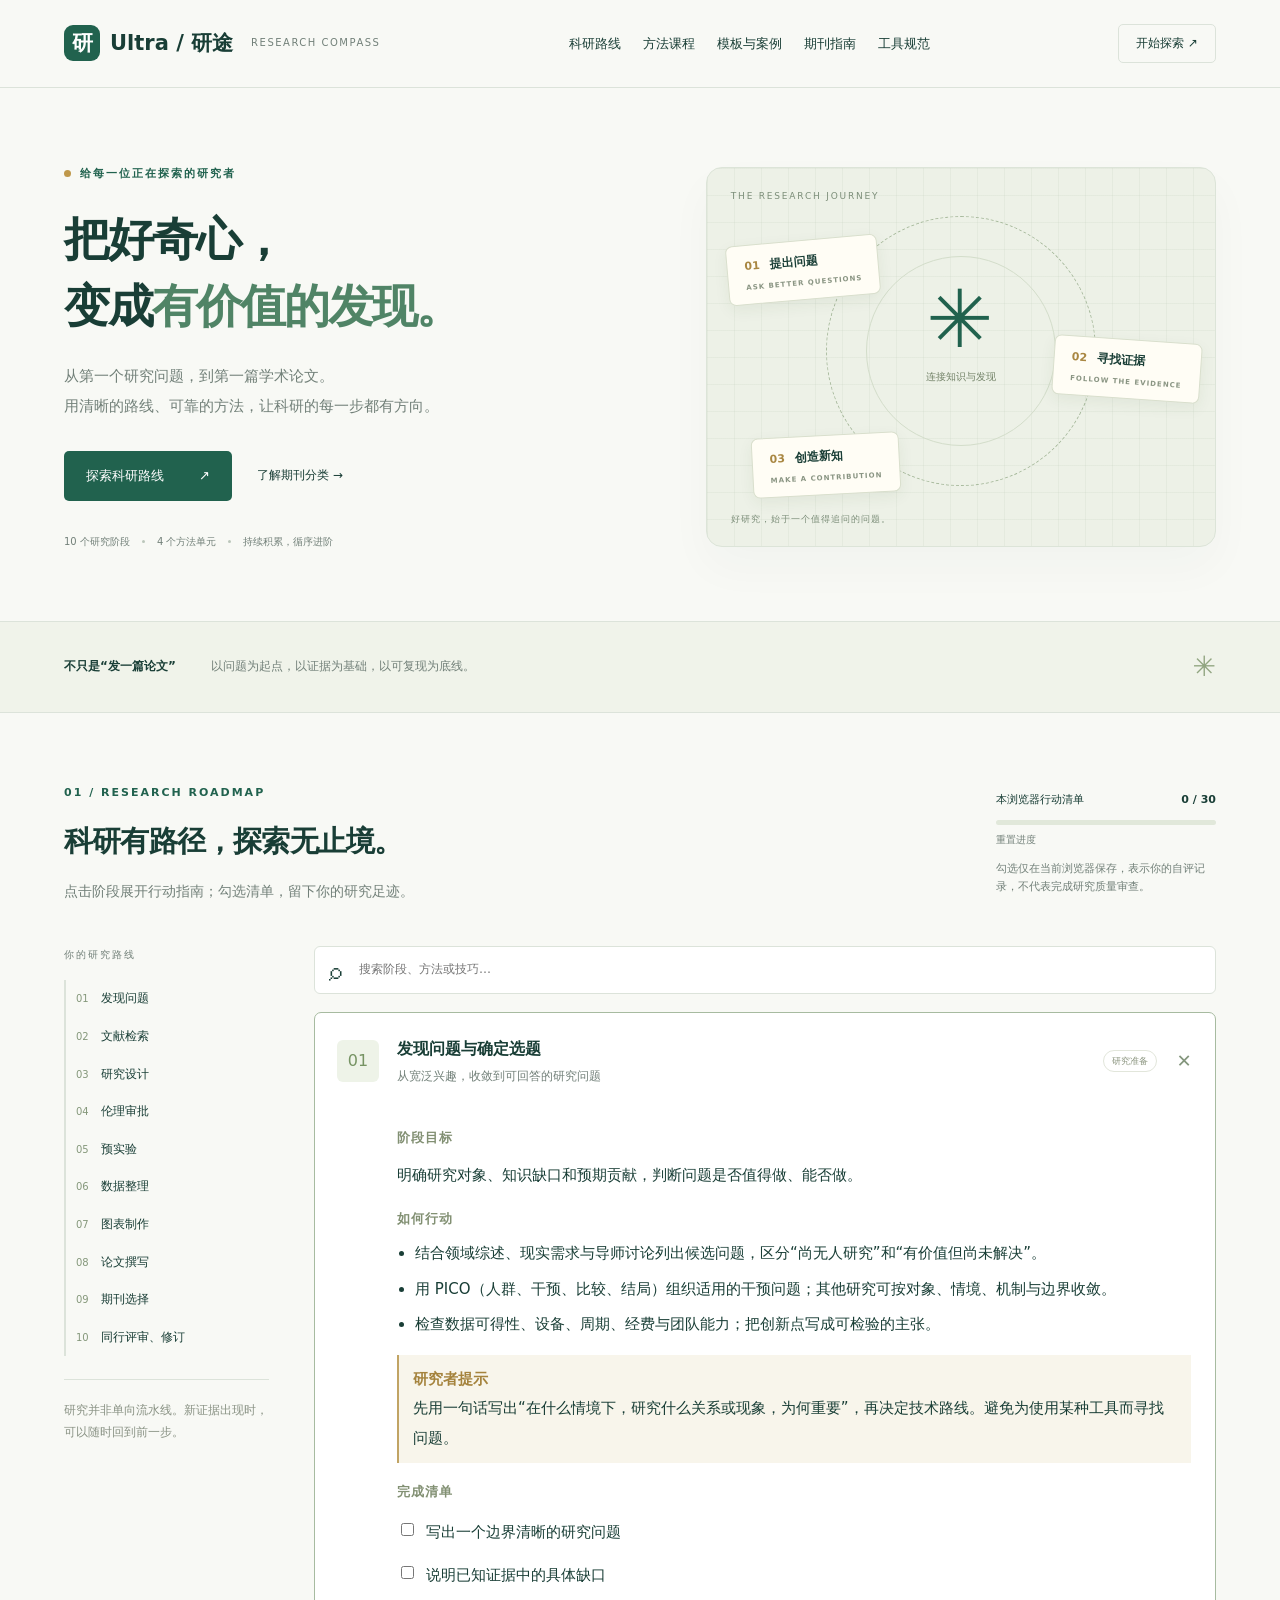
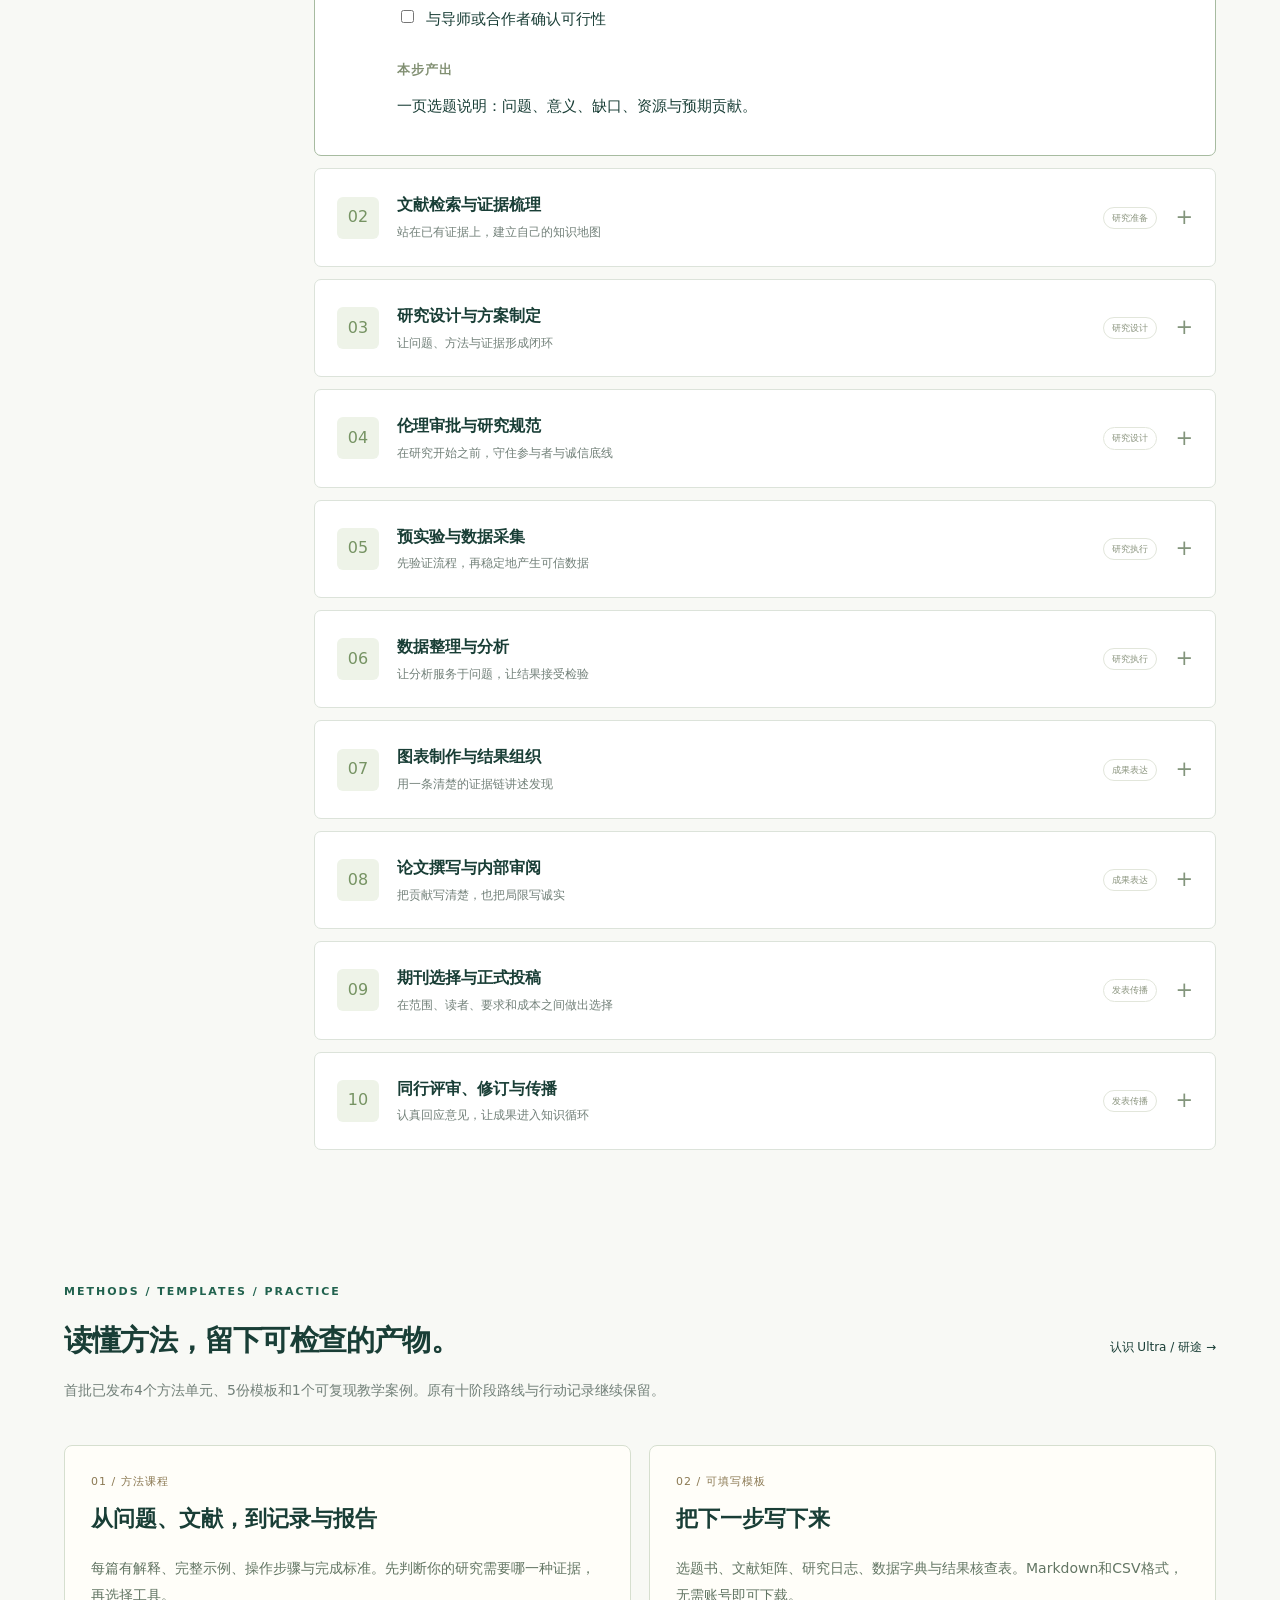
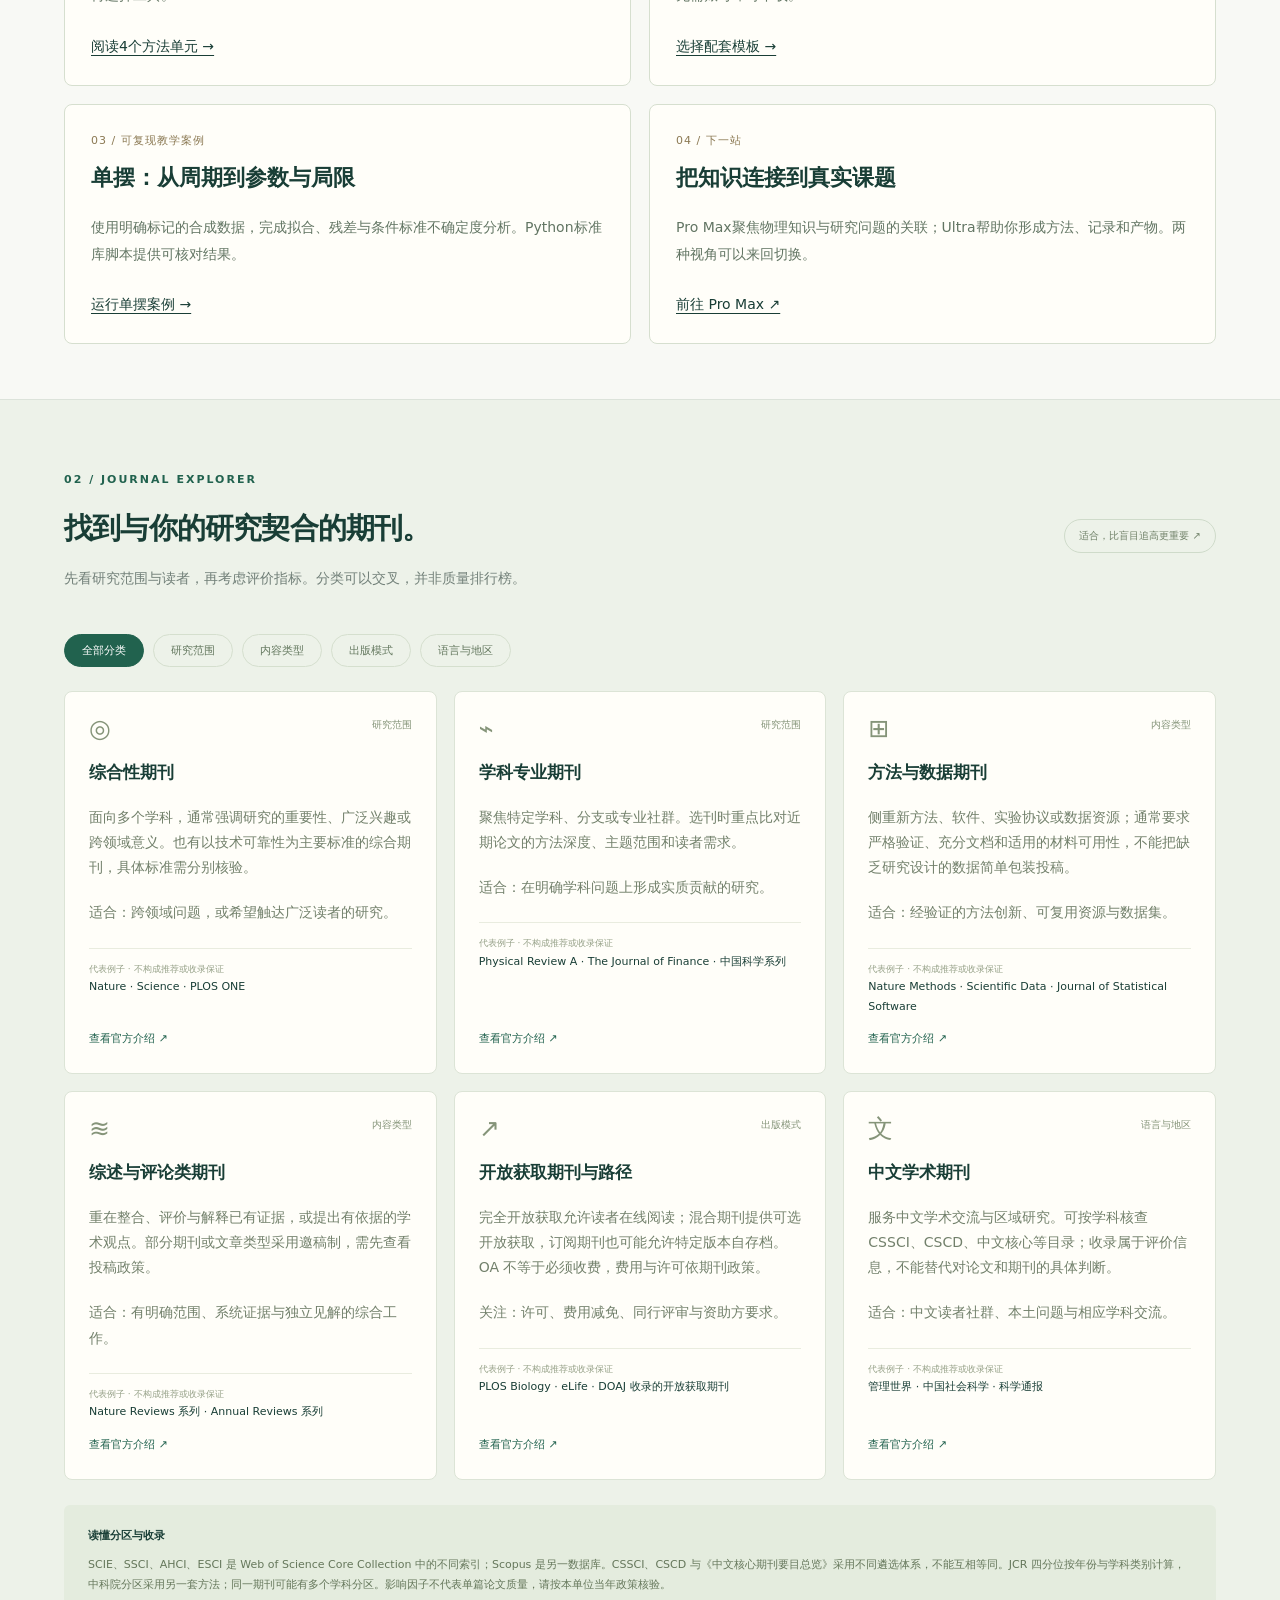
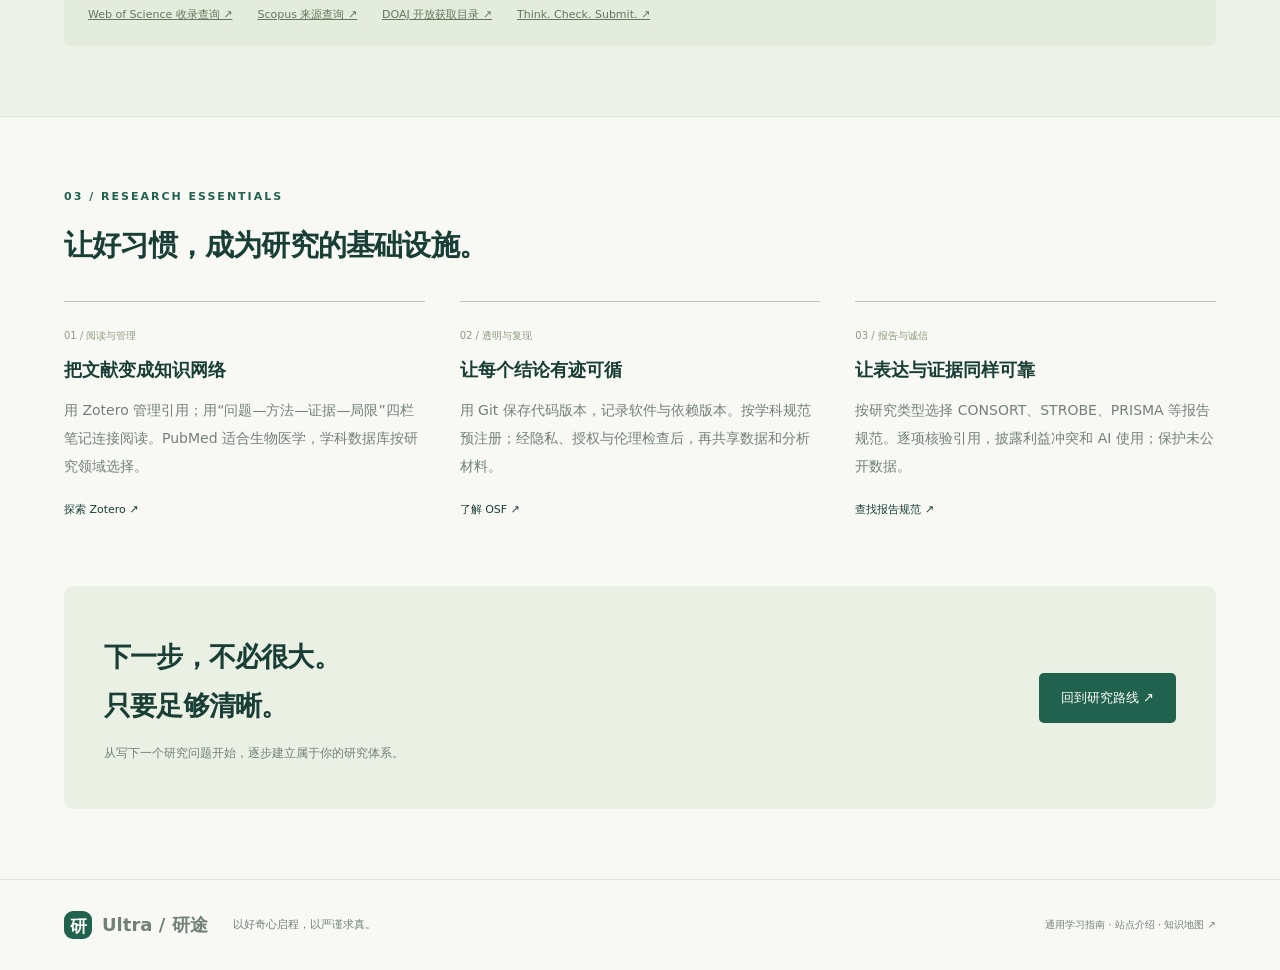
<file: index.html>
<!doctype html>
<html lang="zh-CN"><head><meta charset="UTF-8"><meta name="viewport" content="width=device-width,initial-scale=1"><meta name="description" content="从科研选题到论文发表的中文行动指南：研究流程、方法技巧、期刊分类与投稿清单。"><title>Ultra / 研途 · 科研方法与实践</title><link rel="stylesheet" href="assets/style.css"><link rel="stylesheet" href="assets/library.css"><script defer src="assets/app.js"></script></head>
<body><header class="library-header"><a class="brand" href="#"><span class="logo">研</span>Ultra / 研途<span class="brand-note">RESEARCH COMPASS</span></a><nav aria-label="主导航"><a href="#roadmap">科研路线</a><a href="methods/index.html">方法课程</a><a href="#practice">模板与案例</a><a href="#journals">期刊指南</a><a href="#toolkit">工具规范</a></nav><a class="header-cta" href="#roadmap">开始探索 ↗</a></header>
<main><section class="hero"><div class="hero-copy"><div class="eyebrow"><span></span> 给每一位正在探索的研究者</div><h1>把好奇心，<br>变成<span>有价值的发现。</span></h1><p>从第一个研究问题，到第一篇学术论文。<br>用清晰的路线、可靠的方法，让科研的每一步都有方向。</p><div class="hero-actions"><a class="button" href="#roadmap">探索科研路线 <span>↗</span></a><a class="text-link" href="#journals">了解期刊分类 →</a></div><div class="hero-meta"><span>10 个研究阶段</span><i></i><span>4 个方法单元</span><i></i><span>持续积累，循序进阶</span></div></div><div class="research-map" aria-label="从问题、证据到发现的研究循环"><div class="map-grid"></div><div class="orbit orbit-one"></div><div class="orbit orbit-two"></div><span class="map-label">THE RESEARCH JOURNEY</span><div class="map-node node-one"><b>01</b> 提出问题<span>ASK BETTER QUESTIONS</span></div><div class="map-core">✳<small>连接知识与发现</small></div><div class="map-node node-two"><b>02</b> 寻找证据<span>FOLLOW THE EVIDENCE</span></div><div class="map-node node-three"><b>03</b> 创造新知<span>MAKE A CONTRIBUTION</span></div><span class="map-bottom">好研究，始于一个值得追问的问题。</span></div></section>
<section class="intro-strip"><span>不只是“发一篇论文”</span><p>以问题为起点，以证据为基础，以可复现为底线。</p><span class="strip-star">✳</span></section>
<section id="roadmap" class="section"><div class="section-top"><div><div class="eyebrow">01 / RESEARCH ROADMAP</div><h2>科研有路径，探索无止境。</h2><p class="muted">点击阶段展开行动指南；勾选清单，留下你的研究足迹。</p></div><div class="progress-box"><span>本浏览器行动清单 <b id="progress-text">0 / 30</b></span><progress id="progress" max="30" value="0"></progress><button id="reset" class="small-button">重置进度</button><p>勾选仅在当前浏览器保存，表示你的自评记录，不代表完成研究质量审查。</p></div></div><div class="roadmap-layout"><aside><div class="sidebar-title">你的研究路线</div><div id="step-nav"></div><p class="side-note">研究并非单向流水线。新证据出现时，可以随时回到前一步。</p></aside><div><label class="search"><span>⌕</span><input id="search" type="search" placeholder="搜索阶段、方法或技巧…" aria-label="搜索科研流程"></label><div id="steps"></div><p id="empty" hidden>没有匹配的阶段，试试“文献”“统计”或“投稿”。</p></div></div></section>
<section id="practice" class="section library-section"><div class="section-top"><div><div class="eyebrow">METHODS / TEMPLATES / PRACTICE</div><h2>读懂方法，留下可检查的产物。</h2><p class="muted">首批已发布4个方法单元、5份模板和1个可复现教学案例。原有十阶段路线与行动记录继续保留。</p></div><a class="text-link" href="about.html">认识 Ultra / 研途 →</a></div><div class="library-grid"><article class="library-card"><span class="meta">01 / 方法课程</span><h3>从问题、文献，到记录与报告</h3><p>每篇有解释、完整示例、操作步骤与完成标准。先判断你的研究需要哪一种证据，再选择工具。</p><a href="methods/index.html">阅读4个方法单元 →</a></article><article class="library-card"><span class="meta">02 / 可填写模板</span><h3>把下一步写下来</h3><p>选题书、文献矩阵、研究日志、数据字典与结果核查表。Markdown和CSV格式，无需账号即可下载。</p><a href="templates/index.html">选择配套模板 →</a></article><article class="library-card"><span class="meta">03 / 可复现教学案例</span><h3>单摆：从周期到参数与局限</h3><p>使用明确标记的合成数据，完成拟合、残差与条件标准不确定度分析。Python标准库脚本提供可核对结果。</p><a href="case/pendulum.html">运行单摆案例 →</a></article><article class="library-card"><span class="meta">04 / 下一站</span><h3>把知识连接到真实课题</h3><p>Pro Max聚焦物理知识与研究问题的关联；Ultra帮助你形成方法、记录和产物。两种视角可以来回切换。</p><a href="https://illudew.github.io/promax/">前往 Pro Max ↗</a></article></div></section>
<section id="journals" class="section journals"><div class="section-top"><div><div class="eyebrow">02 / JOURNAL EXPLORER</div><h2>找到与你的研究契合的期刊。</h2><p class="muted">先看研究范围与读者，再考虑评价指标。分类可以交叉，并非质量排行榜。</p></div><span class="outline-tag">适合，比盲目追高更重要 ↗</span></div><div class="filter-row" id="journal-filters" aria-label="按期刊分类筛选"></div><div id="journal-grid" class="journal-grid"></div><div class="journal-note"><b>读懂分区与收录</b><p>SCIE、SSCI、AHCI、ESCI 是 Web of Science Core Collection 中的不同索引；Scopus 是另一数据库。CSSCI、CSCD 与《中文核心期刊要目总览》采用不同遴选体系，不能互相等同。JCR 四分位按年份与学科类别计算，中科院分区采用另一套方法；同一期刊可能有多个学科分区。影响因子不代表单篇论文质量，请按本单位当年政策核验。</p><div class="resource-links"><a href="https://mjl.clarivate.com/" target="_blank" rel="noopener noreferrer">Web of Science 收录查询 ↗</a><a href="https://www.scopus.com/sources" target="_blank" rel="noopener noreferrer">Scopus 来源查询 ↗</a><a href="https://doaj.org/" target="_blank" rel="noopener noreferrer">DOAJ 开放获取目录 ↗</a><a href="https://thinkchecksubmit.org/" target="_blank" rel="noopener noreferrer">Think. Check. Submit. ↗</a></div></div></section>
<section id="toolkit" class="section"><div class="eyebrow">03 / RESEARCH ESSENTIALS</div><h2>让好习惯，成为研究的基础设施。</h2><div class="tool-grid"><article><span>01 / 阅读与管理</span><h3>把文献变成知识网络</h3><p>用 Zotero 管理引用；用“问题—方法—证据—局限”四栏笔记连接阅读。PubMed 适合生物医学，学科数据库按研究领域选择。</p><a href="https://www.zotero.org/" target="_blank" rel="noopener noreferrer">探索 Zotero ↗</a></article><article><span>02 / 透明与复现</span><h3>让每个结论有迹可循</h3><p>用 Git 保存代码版本，记录软件与依赖版本。按学科规范预注册；经隐私、授权与伦理检查后，再共享数据和分析材料。</p><a href="https://osf.io/" target="_blank" rel="noopener noreferrer">了解 OSF ↗</a></article><article><span>03 / 报告与诚信</span><h3>让表达与证据同样可靠</h3><p>按研究类型选择 CONSORT、STROBE、PRISMA 等报告规范。逐项核验引用，披露利益冲突和 AI 使用；保护未公开数据。</p><a href="https://www.equator-network.org/" target="_blank" rel="noopener noreferrer">查找报告规范 ↗</a></article></div><div class="closing"><div><h2>下一步，不必很大。<br>只要足够清晰。</h2><p>从写下一个研究问题开始，逐步建立属于你的研究体系。</p></div><a class="button" href="#roadmap">回到研究路线 ↗</a></div></section></main><footer><a class="brand" href="#"><span class="logo">研</span>Ultra / 研途</a><p>以好奇心启程，以严谨求真。</p><span>通用学习指南 · <a href="about.html">站点介绍</a> · <a href="https://illudew.github.io/">知识地图 ↗</a></span></footer><div id="status" role="status" aria-live="polite"></div>
</body></html>
</file>
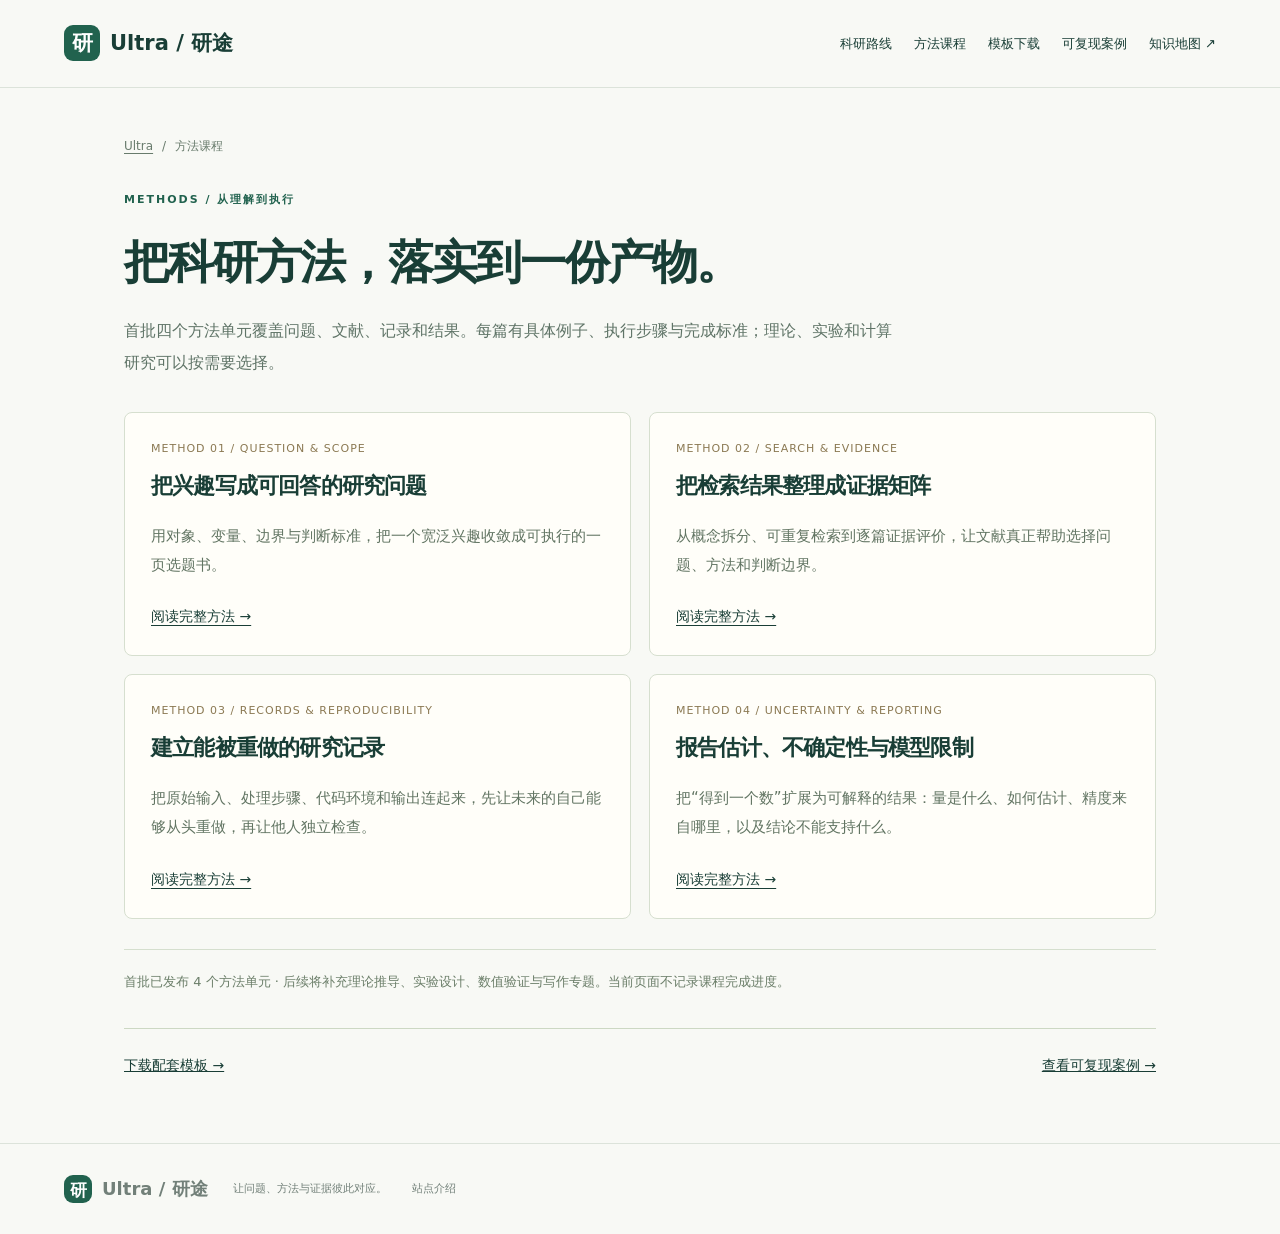
<file: methods/index.html>
<!doctype html><html lang="zh-CN"><head><meta charset="utf-8"><meta name="viewport" content="width=device-width,initial-scale=1"><meta name="description" content="Ultra / 研途科研方法、模板与可复现案例"><title>方法课程 · Ultra / 研途</title><link rel="stylesheet" href="../assets/style.css"><link rel="stylesheet" href="../assets/library.css"></head><body><header class="library-header"><a class="brand" href="../index.html"><span class="logo">研</span>Ultra / 研途</a><nav aria-label="主导航"><a href="../index.html#roadmap">科研路线</a><a href="../methods/index.html">方法课程</a><a href="../templates/index.html">模板下载</a><a href="../case/pendulum.html">可复现案例</a><a href="https://illudew.github.io/">知识地图 ↗</a></nav></header><main class="library-main"><nav class="crumbs" aria-label="面包屑"><a href="../index.html">Ultra</a><span>/</span><span>方法课程</span></nav><div class="library-lead"><div class="eyebrow">METHODS / 从理解到执行</div><h1>把科研方法，落实到一份产物。</h1><p>首批四个方法单元覆盖问题、文献、记录和结果。每篇有具体例子、执行步骤与完成标准；理论、实验和计算研究可以按需要选择。</p></div><div class="library-grid"><article class="library-card"><span class="meta">METHOD 01 / QUESTION &amp; SCOPE</span><h2>把兴趣写成可回答的研究问题</h2><p>用对象、变量、边界与判断标准，把一个宽泛兴趣收敛成可执行的一页选题书。</p><a href="question.html">阅读完整方法 →</a></article><article class="library-card"><span class="meta">METHOD 02 / SEARCH &amp; EVIDENCE</span><h2>把检索结果整理成证据矩阵</h2><p>从概念拆分、可重复检索到逐篇证据评价，让文献真正帮助选择问题、方法和判断边界。</p><a href="literature.html">阅读完整方法 →</a></article><article class="library-card"><span class="meta">METHOD 03 / RECORDS &amp; REPRODUCIBILITY</span><h2>建立能被重做的研究记录</h2><p>把原始输入、处理步骤、代码环境和输出连起来，先让未来的自己能够从头重做，再让他人独立检查。</p><a href="reproducibility.html">阅读完整方法 →</a></article><article class="library-card"><span class="meta">METHOD 04 / UNCERTAINTY &amp; REPORTING</span><h2>报告估计、不确定性与模型限制</h2><p>把“得到一个数”扩展为可解释的结果：量是什么、如何估计、精度来自哪里，以及结论不能支持什么。</p><a href="uncertainty.html">阅读完整方法 →</a></article></div><div class="status-row">首批已发布 4 个方法单元 · 后续将补充理论推导、实验设计、数值验证与写作专题。当前页面不记录课程完成进度。</div><div class="library-bridge"><a href="../templates/index.html">下载配套模板 →</a><a href="../case/pendulum.html">查看可复现案例 →</a></div></main><footer><a class="brand" href="../index.html"><span class="logo">研</span>Ultra / 研途</a><p>让问题、方法与证据彼此对应。</p><a href="../about.html">站点介绍</a></footer></body></html>
</file>
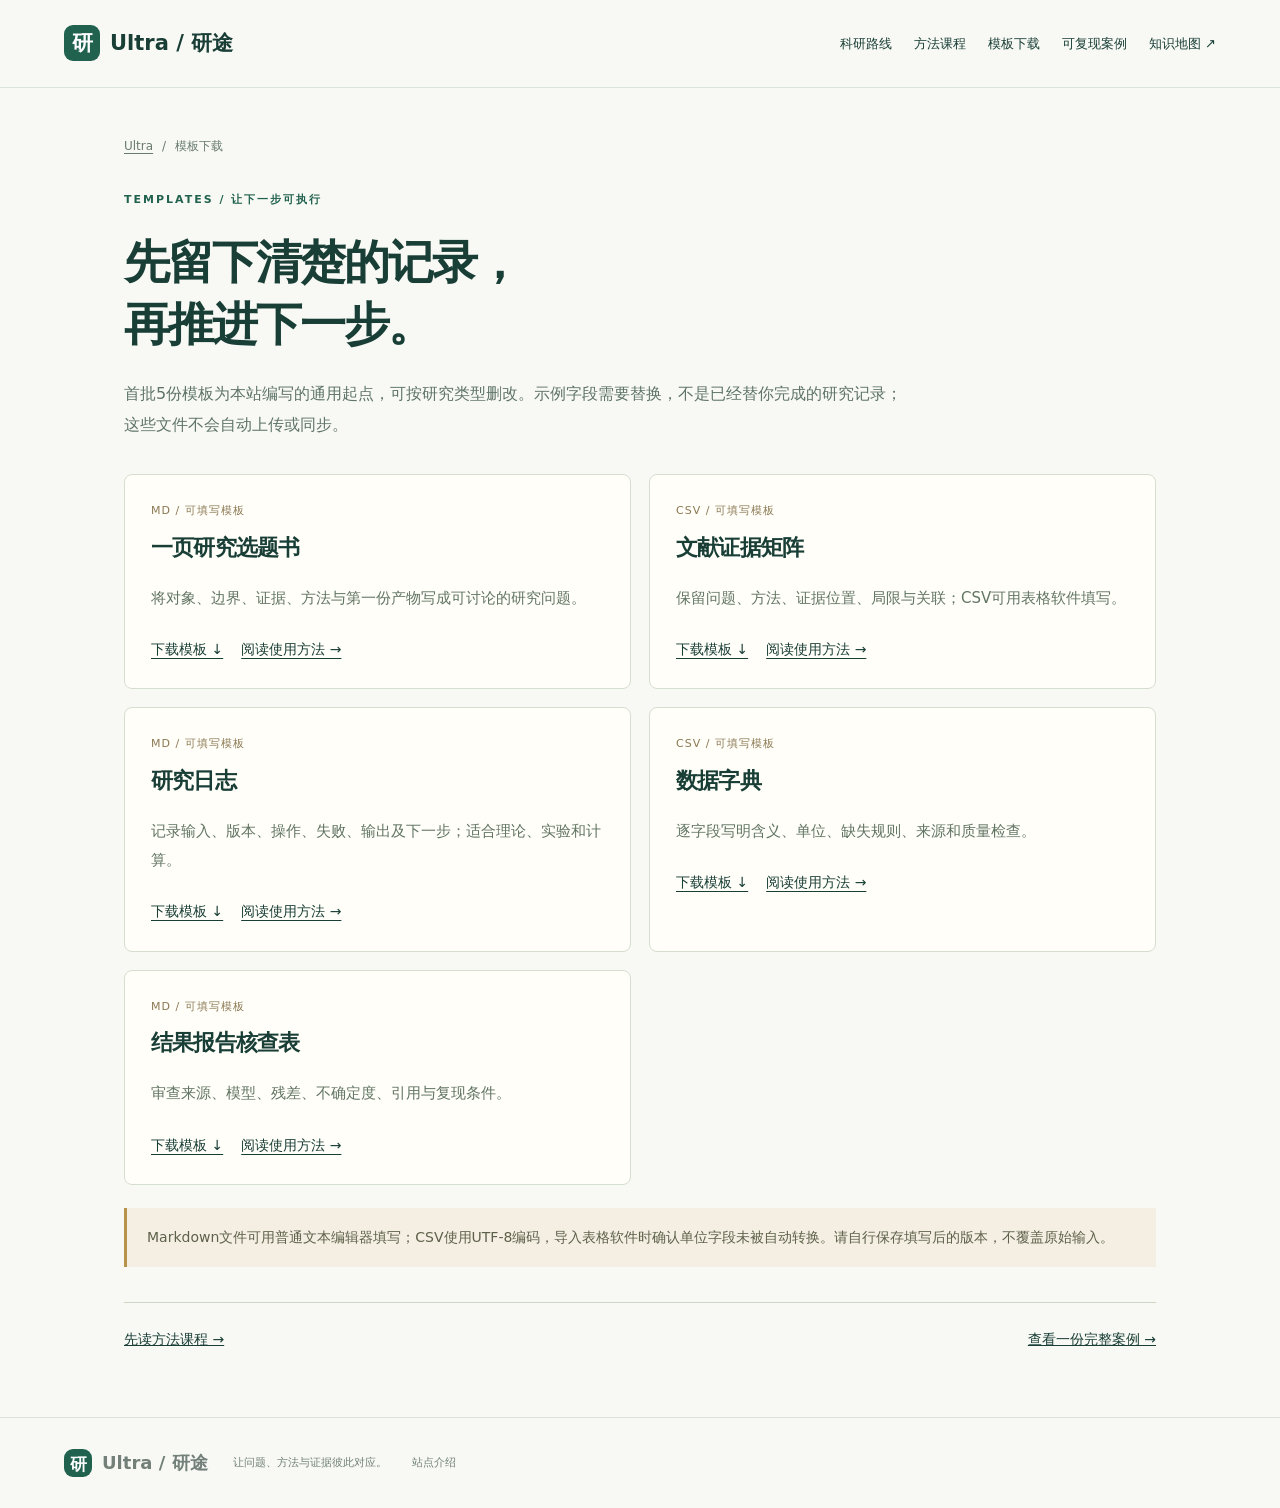
<file: templates/index.html>
<!doctype html><html lang="zh-CN"><head><meta charset="utf-8"><meta name="viewport" content="width=device-width,initial-scale=1"><meta name="description" content="Ultra / 研途科研方法、模板与可复现案例"><title>配套模板下载 · Ultra / 研途</title><link rel="stylesheet" href="../assets/style.css"><link rel="stylesheet" href="../assets/library.css"></head><body><header class="library-header"><a class="brand" href="../index.html"><span class="logo">研</span>Ultra / 研途</a><nav aria-label="主导航"><a href="../index.html#roadmap">科研路线</a><a href="../methods/index.html">方法课程</a><a href="../templates/index.html">模板下载</a><a href="../case/pendulum.html">可复现案例</a><a href="https://illudew.github.io/">知识地图 ↗</a></nav></header><main class="library-main"><nav class="crumbs" aria-label="面包屑"><a href="../index.html">Ultra</a><span>/</span><span>模板下载</span></nav><div class="library-lead"><div class="eyebrow">TEMPLATES / 让下一步可执行</div><h1>先留下清楚的记录，<br>再推进下一步。</h1><p>首批5份模板为本站编写的通用起点，可按研究类型删改。示例字段需要替换，不是已经替你完成的研究记录；这些文件不会自动上传或同步。</p></div><div class="library-grid"><article class="library-card"><span class="meta">MD / 可填写模板</span><h2>一页研究选题书</h2><p>将对象、边界、证据、方法与第一份产物写成可讨论的研究问题。</p><div class="download-row"><a href="project-brief.md" download>下载模板 ↓</a><a href="../methods/question.html">阅读使用方法 →</a></div></article><article class="library-card"><span class="meta">CSV / 可填写模板</span><h2>文献证据矩阵</h2><p>保留问题、方法、证据位置、局限与关联；CSV可用表格软件填写。</p><div class="download-row"><a href="literature-matrix.csv" download>下载模板 ↓</a><a href="../methods/literature.html">阅读使用方法 →</a></div></article><article class="library-card"><span class="meta">MD / 可填写模板</span><h2>研究日志</h2><p>记录输入、版本、操作、失败、输出及下一步；适合理论、实验和计算。</p><div class="download-row"><a href="research-log.md" download>下载模板 ↓</a><a href="../methods/reproducibility.html">阅读使用方法 →</a></div></article><article class="library-card"><span class="meta">CSV / 可填写模板</span><h2>数据字典</h2><p>逐字段写明含义、单位、缺失规则、来源和质量检查。</p><div class="download-row"><a href="data-dictionary.csv" download>下载模板 ↓</a><a href="../methods/reproducibility.html">阅读使用方法 →</a></div></article><article class="library-card"><span class="meta">MD / 可填写模板</span><h2>结果报告核查表</h2><p>审查来源、模型、残差、不确定度、引用与复现条件。</p><div class="download-row"><a href="report-checklist.md" download>下载模板 ↓</a><a href="../methods/uncertainty.html">阅读使用方法 →</a></div></article></div><div class="notice">Markdown文件可用普通文本编辑器填写；CSV使用UTF-8编码，导入表格软件时确认单位字段未被自动转换。请自行保存填写后的版本，不覆盖原始输入。</div><div class="library-bridge"><a href="../methods/index.html">先读方法课程 →</a><a href="../case/pendulum.html">查看一份完整案例 →</a></div></main><footer><a class="brand" href="../index.html"><span class="logo">研</span>Ultra / 研途</a><p>让问题、方法与证据彼此对应。</p><a href="../about.html">站点介绍</a></footer></body></html>
</file>
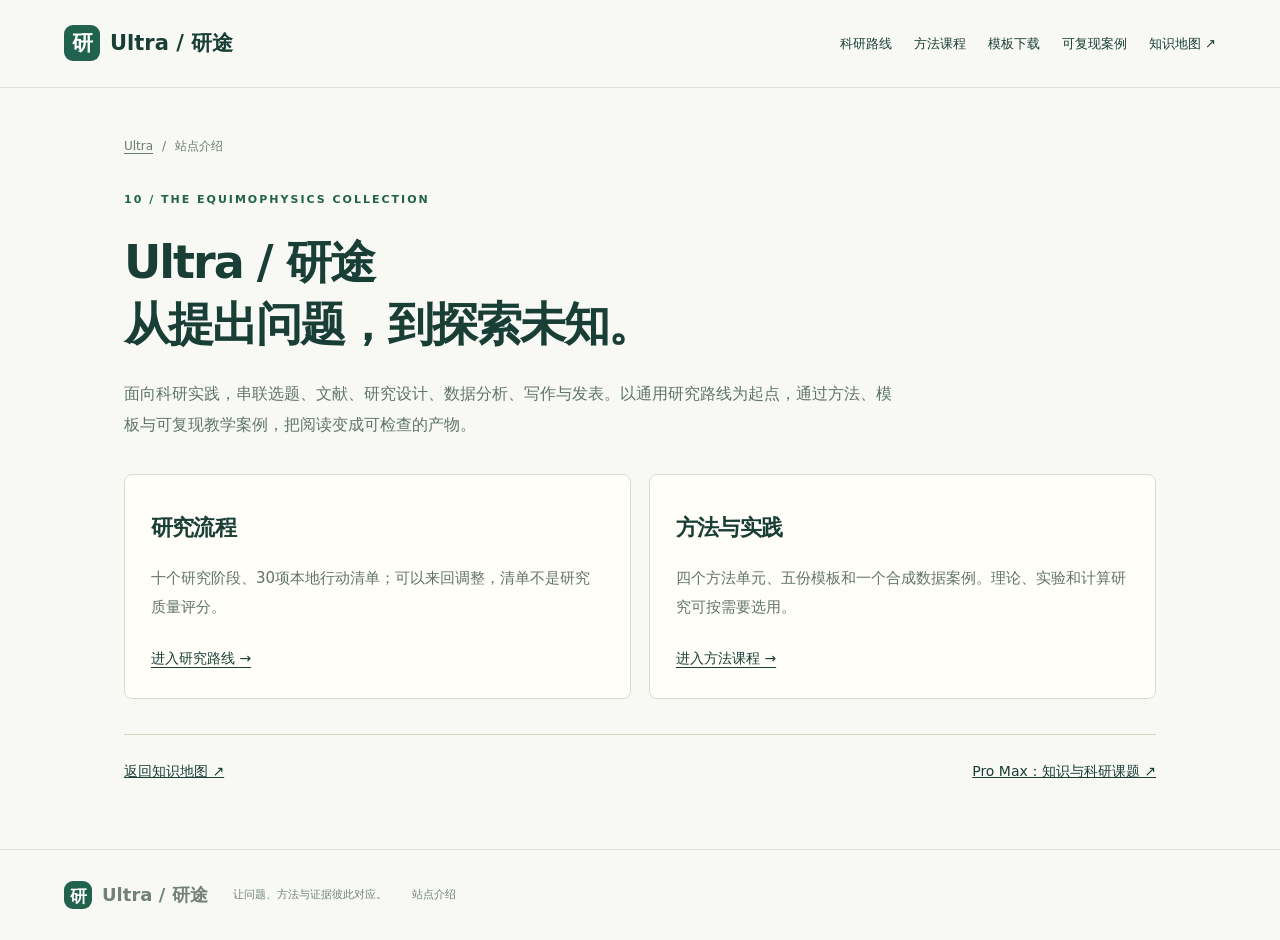
<file: about.html>
<!doctype html><html lang="zh-CN"><head><meta charset="utf-8"><meta name="viewport" content="width=device-width,initial-scale=1"><meta name="description" content="Ultra / 研途科研方法、模板与可复现案例"><title>站点介绍 · Ultra / 研途</title><link rel="stylesheet" href="assets/style.css"><link rel="stylesheet" href="assets/library.css"></head><body><header class="library-header"><a class="brand" href="index.html"><span class="logo">研</span>Ultra / 研途</a><nav aria-label="主导航"><a href="index.html#roadmap">科研路线</a><a href="methods/index.html">方法课程</a><a href="templates/index.html">模板下载</a><a href="case/pendulum.html">可复现案例</a><a href="https://illudew.github.io/">知识地图 ↗</a></nav></header><main class="library-main"><nav class="crumbs"><a href="index.html">Ultra</a><span>/</span><span>站点介绍</span></nav><div class="library-lead"><div class="eyebrow">10 / THE EQUIMOPHYSICS COLLECTION</div><h1>Ultra / 研途<br>从提出问题，到探索未知。</h1><p>面向科研实践，串联选题、文献、研究设计、数据分析、写作与发表。以通用研究路线为起点，通过方法、模板与可复现教学案例，把阅读变成可检查的产物。</p></div><div class="library-grid"><article class="library-card"><h2>研究流程</h2><p>十个研究阶段、30项本地行动清单；可以来回调整，清单不是研究质量评分。</p><a href="index.html#roadmap">进入研究路线 →</a></article><article class="library-card"><h2>方法与实践</h2><p>四个方法单元、五份模板和一个合成数据案例。理论、实验和计算研究可按需要选用。</p><a href="methods/index.html">进入方法课程 →</a></article></div><div class="library-bridge"><a href="https://illudew.github.io/">返回知识地图 ↗</a><a href="https://illudew.github.io/promax/">Pro Max：知识与科研课题 ↗</a></div></main><footer><a class="brand" href="index.html"><span class="logo">研</span>Ultra / 研途</a><p>让问题、方法与证据彼此对应。</p><a href="about.html">站点介绍</a></footer></body></html>
</file>
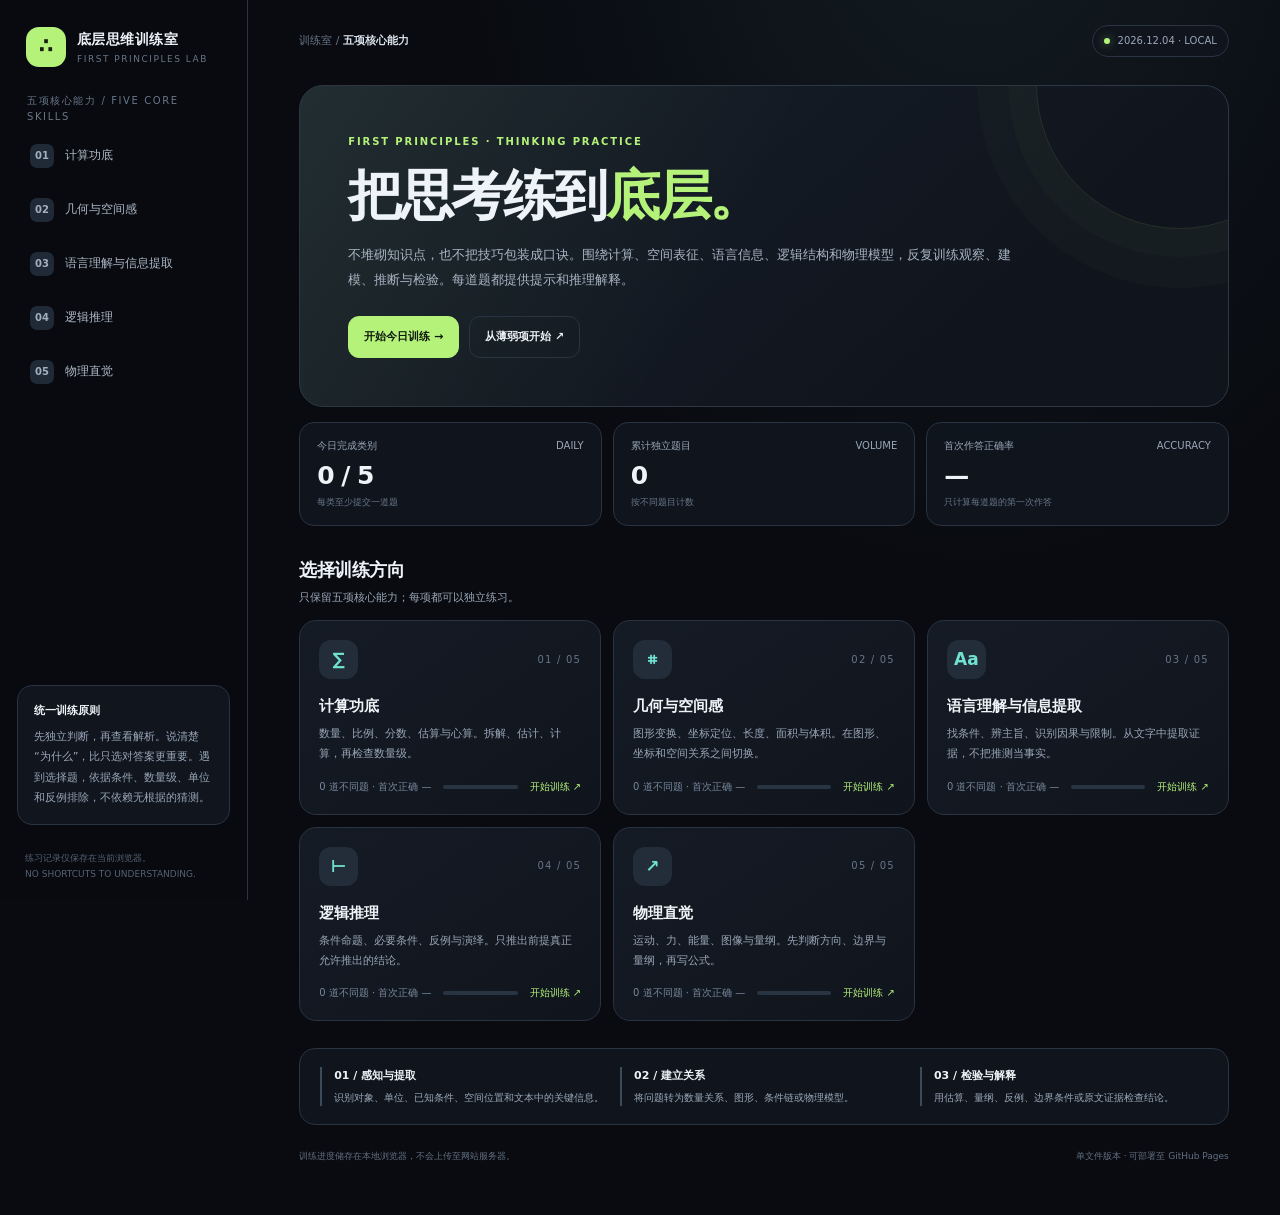
<file: index(10) (1).html>
<!doctype html>
<html lang="zh-CN">
<head>
<meta charset="utf-8">
<meta name="viewport" content="width=device-width,initial-scale=1">
<meta name="theme-color" content="#090b10">
<meta name="description" content="围绕计算功底、几何与空间感、语言理解与信息提取、逻辑推理、物理直觉的底层思维训练。">
<title>底层思维训练室</title>
<style>
:root{--bg:#090b10;--panel:#111620;--panel2:#151c27;--line:#293342;--text:#eef3f8;--muted:#9aa7b8;--soft:#697789;--lime:#b4f27a;--mint:#71e1cf;--red:#ff858c;--amber:#ffd083;--r:18px}
*{box-sizing:border-box}html{scroll-behavior:smooth}body{margin:0;background:radial-gradient(ellipse at 76% -12%,rgba(68,111,128,.17),transparent 37%),var(--bg);color:var(--text);font:15px/1.6 Inter,"SF Pro Display","PingFang SC","Microsoft YaHei",system-ui,sans-serif}button,input{font:inherit}button{cursor:pointer}button:focus-visible,input:focus-visible{outline:2px solid var(--mint);outline-offset:3px}.app{min-height:100vh;display:grid;grid-template-columns:248px minmax(0,1fr)}.sidebar{height:100vh;position:sticky;top:0;padding:27px 17px 18px;border-right:1px solid var(--line);background:rgba(9,11,16,.85);display:flex;flex-direction:column;gap:26px}.brand{display:flex;align-items:center;gap:11px;padding:0 9px;cursor:pointer}.brand-mark{width:40px;height:40px;border-radius:13px;background:var(--lime);color:#17200f;display:grid;place-items:center;font-size:21px;font-weight:900}.brand-name{font-size:14px;font-weight:800;letter-spacing:.03em}.brand-sub{font-size:9px;letter-spacing:.17em;color:var(--soft);margin-top:2px}.nav-title{font-size:10px;color:var(--soft);letter-spacing:.16em;padding:0 10px;margin-bottom:7px}.nav{display:grid;gap:6px}.nav button{display:flex;align-items:center;gap:11px;width:100%;border:1px solid transparent;border-radius:12px;background:transparent;color:#aeb9c7;padding:11px 12px;text-align:left;font-size:12px;transition:.18s}.nav button:hover{background:#151b25;color:#fff}.nav button.active{color:var(--lime);background:rgba(180,242,122,.08);border-color:rgba(180,242,122,.18)}.nav-num{width:24px;height:24px;display:grid;place-items:center;border-radius:7px;background:#202936;color:#a1afbf;font-size:10px;font-weight:800;flex:none}.nav button.active .nav-num{background:var(--lime);color:#13200d}.side-method{margin-top:auto;padding:16px;border:1px solid var(--line);border-radius:15px;background:#10151e}.side-method strong{font-size:11px;display:block;margin-bottom:7px}.side-method p{margin:0;color:var(--muted);font-size:11px;line-height:1.85}.side-foot{font-size:9px;color:#566274;line-height:1.7;padding:0 8px}.main{min-width:0;width:100%;max-width:1570px;margin:0 auto;padding:25px clamp(18px,4vw,55px) 52px}.topbar{display:flex;justify-content:space-between;align-items:center;gap:12px;margin-bottom:28px}.crumb{color:var(--soft);font-size:11px}.crumb strong{color:#dce4ed;font-weight:600}.today-chip{display:flex;align-items:center;gap:8px;border:1px solid var(--line);border-radius:999px;padding:7px 11px;color:var(--muted);font-size:10px;background:#10151d;white-space:nowrap}.dot{width:6px;height:6px;background:var(--lime);border-radius:50%;box-shadow:0 0 10px rgba(180,242,122,.5)}.view{display:none;animation:appear .22s ease}.view.active{display:block}@keyframes appear{from{opacity:.55;transform:translateY(4px)}to{opacity:1;transform:none}}.hero{position:relative;overflow:hidden;padding:clamp(25px,4.2vw,48px);border:1px solid #2c3945;border-radius:24px;background:linear-gradient(118deg,rgba(180,242,122,.07),transparent 47%),linear-gradient(138deg,#171f2b,#10151d 75%)}.hero:after{content:"";position:absolute;right:-95px;top:-144px;width:285px;height:285px;border:1px solid rgba(180,242,122,.12);border-radius:50%;box-shadow:0 0 0 28px rgba(180,242,122,.025),0 0 0 59px rgba(180,242,122,.015);pointer-events:none}.eyebrow{font-size:10px;font-weight:800;letter-spacing:.19em;color:var(--lime);text-transform:uppercase}.hero h1{position:relative;z-index:1;font-size:clamp(31px,4.6vw,54px);line-height:1.14;letter-spacing:-.045em;margin:15px 0 15px;max-width:770px}.hero h1 em{font-style:normal;color:var(--lime)}.hero p{position:relative;z-index:1;max-width:670px;margin:0;color:#a9b5c4;font-size:13px;line-height:1.95}.hero-actions{position:relative;z-index:1;display:flex;align-items:center;gap:10px;flex-wrap:wrap;margin-top:24px}.btn{border:1px solid var(--line);background:#1b2430;color:var(--text);border-radius:11px;padding:11px 15px;font-size:11px;font-weight:750;transition:.15s}.btn:hover{border-color:#536274;transform:translateY(-1px)}.btn.primary{background:var(--lime);border-color:var(--lime);color:#11190d}.btn.primary:hover{background:#c4ff8d}.btn.secondary{background:transparent}.section-head{display:flex;align-items:end;justify-content:space-between;gap:12px;margin:30px 0 14px}.section-head h2{margin:0;font-size:18px;letter-spacing:-.025em}.section-head p{margin:4px 0 0;color:var(--muted);font-size:11px}.daily-summary{display:grid;grid-template-columns:repeat(3,minmax(0,1fr));gap:11px;margin:15px 0 29px}.metric{border:1px solid var(--line);border-radius:15px;padding:15px 17px;background:rgba(17,22,32,.82);min-width:0}.metric-label{display:flex;justify-content:space-between;align-items:center;color:var(--muted);font-size:10px;gap:8px}.metric-val{font-size:25px;line-height:1.3;font-weight:800;letter-spacing:-.04em;margin-top:6px}.metric-sub{font-size:9px;color:var(--soft);margin-top:3px}.module-grid{display:grid;grid-template-columns:repeat(2,minmax(0,1fr));gap:12px}.module-card{position:relative;display:flex;flex-direction:column;min-height:182px;overflow:hidden;padding:19px;border:1px solid var(--line);border-radius:17px;background:linear-gradient(145deg,#151b25,#10151d);cursor:pointer;transition:.18s}.module-card:last-child{grid-column:1/-1;min-height:150px}.module-card:hover{transform:translateY(-2px);border-color:#526274;background:linear-gradient(145deg,#192331,#10151d)}.module-head{display:flex;justify-content:space-between;align-items:center;gap:10px;margin-bottom:15px}.module-icon{width:39px;height:39px;display:grid;place-items:center;border-radius:12px;background:#222d39;color:var(--mint);font-size:17px;font-weight:800}.module-index{font-size:10px;letter-spacing:.12em;color:#667588}.module-card h3{font-size:15px;margin:0 0 6px}.module-card p{font-size:11px;color:var(--muted);line-height:1.8;margin:0 0 15px;max-width:660px}.module-bottom{margin-top:auto;display:flex;align-items:center;justify-content:space-between;gap:12px;color:#77879a;font-size:10px}.module-progress{height:4px;max-width:105px;flex:1;border-radius:10px;background:#293442;overflow:hidden}.module-progress span{display:block;height:100%;background:var(--mint);border-radius:10px}.module-status{color:var(--lime);font-size:10px;white-space:nowrap}.method-strip{display:grid;grid-template-columns:repeat(3,1fr);gap:12px;margin-top:27px;padding:18px 20px;border:1px solid var(--line);border-radius:16px;background:#10151d}.method-item{padding-left:12px;border-left:2px solid #3a4b5a}.method-item b{font-size:11px;display:block;margin-bottom:4px}.method-item span{font-size:10px;color:var(--muted);line-height:1.7;display:block}.footer-note{display:flex;justify-content:space-between;gap:12px;flex-wrap:wrap;color:#627083;font-size:9px;margin-top:24px}.training-header{display:flex;justify-content:space-between;align-items:center;gap:14px;margin-bottom:21px}.training-identity{display:flex;align-items:center;gap:12px;min-width:0}.training-identity .module-icon{width:46px;height:46px;flex:none}.training-identity h1{font-size:23px;line-height:1.3;margin:0;letter-spacing:-.035em}.training-identity p{font-size:11px;color:var(--muted);margin:4px 0 0}.back-btn{border:1px solid var(--line);background:#111620;color:#b7c2cf;border-radius:10px;padding:9px 12px;font-size:10px;white-space:nowrap}.back-btn:hover{border-color:#526274}.training-layout{display:grid;grid-template-columns:minmax(0,1fr) 235px;gap:14px;align-items:start}.exercise{min-height:490px;padding:clamp(18px,3vw,31px);border:1px solid var(--line);border-radius:20px;background:linear-gradient(145deg,#151b25,#10151d)}.exercise-meta{display:flex;align-items:center;justify-content:space-between;gap:10px;margin-bottom:27px;color:var(--muted);font-size:10px}.progress-track{height:4px;max-width:190px;flex:1;background:#2a3542;border-radius:10px;overflow:hidden}.progress-track span{display:block;height:100%;background:var(--lime);transition:width .2s}.question-kicker{font-size:10px;color:var(--mint);font-weight:800;letter-spacing:.15em;text-transform:uppercase;margin-bottom:10px}.exercise h2{font-size:clamp(19px,2.5vw,27px);line-height:1.5;letter-spacing:-.027em;margin:0 0 12px}.question-desc{color:#a5b1c1;font-size:12px;line-height:1.9;margin:0 0 20px;max-width:760px}.passage{border-left:2px solid var(--mint);background:#0e141b;padding:15px 17px;border-radius:0 12px 12px 0;color:#d3dce7;font-size:12px;line-height:1.95;margin:16px 0 20px;white-space:pre-line}.options{display:grid;grid-template-columns:repeat(2,minmax(0,1fr));gap:9px;margin:19px 0}.option{display:flex;align-items:flex-start;gap:10px;min-height:53px;width:100%;text-align:left;border:1px solid #303b49;border-radius:12px;background:#141a23;color:#d9e1eb;padding:12px;font-size:12px;line-height:1.65;transition:.15s}.option:hover:not(:disabled){border-color:#718095;background:#1b2430}.option.selected{border-color:var(--mint);background:rgba(113,225,207,.08)}.option.correct{border-color:#8fcf5c;background:rgba(180,242,122,.085)}.option.wrong{border-color:var(--red);background:rgba(255,133,140,.08)}.option-letter{width:23px;height:23px;flex:none;display:grid;place-items:center;border-radius:7px;background:#232e3b;color:#a9b7c8;font-size:10px;font-weight:800}.option.selected .option-letter{background:var(--mint);color:#0b1714}.answer-input-wrap{display:flex;align-items:center;gap:10px;margin:25px 0}.answer-input{width:min(340px,100%);border:1px solid #354354;border-radius:11px;background:#0c1118;color:var(--text);padding:13px 14px;font-size:15px}.answer-input:disabled{opacity:.7}.unit-label{font-size:11px;color:var(--muted)}.question-visual{margin:18px 0 20px;padding:13px;max-width:480px;border:1px solid #2b3644;border-radius:14px;background:#0c1219}.question-visual svg{width:100%;height:auto;display:block}.visual-caption{margin-top:6px;color:#8291a4;font-size:10px}.graph-wrap{max-width:390px;margin:18px 0 10px;padding:10px;border:1px solid #2b3745;border-radius:14px;background:#0c1219}.graph-wrap svg{width:100%;height:auto;display:block;cursor:crosshair;touch-action:manipulation}.graph-help{color:#8291a4;font-size:10px;margin:7px 3px 2px}.plot-status{color:var(--mint);font-size:11px;margin-top:7px}.answer-feedback{display:none;margin:20px 0 3px;padding:16px;border:1px solid var(--line);border-radius:13px;background:#0c1219}.answer-feedback.show{display:block}.feedback-title{font-size:12px;font-weight:800;margin-bottom:7px}.answer-feedback.good .feedback-title{color:var(--lime)}.answer-feedback.bad .feedback-title{color:var(--red)}.feedback-answer{font-size:11px;color:#d5e1ec;margin-bottom:8px}.feedback-explanation{font-size:12px;color:#acb8c6;line-height:1.9;white-space:pre-line}.feedback-hint{font-size:11px;color:var(--mint);line-height:1.8;margin-top:8px}.exercise-actions{display:flex;gap:9px;flex-wrap:wrap;margin-top:22px}.exercise-actions .btn{min-width:100px}.side-panel{display:grid;gap:12px}.side-box{border:1px solid var(--line);background:#111620;border-radius:15px;padding:16px}.side-box h3{font-size:11px;margin:0 0 10px}.side-box p{font-size:11px;line-height:1.9;color:var(--muted);margin:0}.rule{display:flex;gap:9px;align-items:flex-start;margin:13px 0}.rule:last-child{margin-bottom:0}.rule-no{width:21px;height:21px;display:grid;place-items:center;border-radius:6px;background:#222d38;color:var(--mint);font-size:9px;font-weight:800;flex:none}.rule div{font-size:10px;color:var(--muted);line-height:1.75}.rule b{display:block;color:#e0e7ef;margin-bottom:2px;font-size:10px}.side-stat{display:flex;justify-content:space-between;align-items:center;gap:8px;margin-top:12px;padding-top:11px;border-top:1px solid #283240;font-size:10px;color:var(--muted)}.side-stat strong{font-size:12px;color:var(--text)}.toast{position:fixed;left:50%;bottom:22px;transform:translate(-50%,14px);opacity:0;pointer-events:none;max-width:calc(100vw - 30px);padding:11px 15px;border:1px solid #3a4857;border-radius:12px;background:#1b2430;color:#eef3f8;font-size:11px;box-shadow:0 12px 35px rgba(0,0,0,.35);transition:.22s;z-index:10}.toast.show{opacity:1;transform:translate(-50%,0)}
@media(min-width:1250px){.module-grid{grid-template-columns:repeat(3,minmax(0,1fr))}.module-card:last-child{grid-column:auto;min-height:182px}}
@media(max-width:980px){.app{grid-template-columns:205px minmax(0,1fr)}.sidebar{padding:22px 12px}.training-layout{grid-template-columns:minmax(0,1fr) 205px}.main{padding-left:23px;padding-right:23px}}
@media(max-width:740px){.app{display:block}.sidebar{height:auto;position:relative;padding:15px 13px 12px;border-right:0;border-bottom:1px solid var(--line);gap:13px}.brand{padding:0 5px}.nav-wrap{min-width:0}.nav-title,.side-method,.side-foot{display:none}.nav{display:flex;overflow-x:auto;gap:5px;padding-bottom:2px}.nav button{width:auto;flex:none;padding:8px 9px;font-size:10px;gap:7px}.nav-num{width:21px;height:21px}.main{padding:17px 14px 35px}.topbar{margin-bottom:16px}.hero{padding:25px 21px}.hero h1{font-size:34px}.hero p{font-size:12px}.daily-summary{gap:7px;margin:11px 0 22px}.metric{padding:12px}.metric-val{font-size:21px}.metric-label{font-size:9px}.metric-sub{font-size:8px}.module-grid{grid-template-columns:1fr}.module-card,.module-card:last-child{grid-column:auto;min-height:160px;padding:17px}.method-strip{grid-template-columns:1fr;gap:14px}.training-layout{grid-template-columns:1fr}.side-panel{grid-template-columns:repeat(2,minmax(0,1fr))}.side-panel .side-box:last-child{grid-column:1/-1}.exercise{min-height:0;padding:19px}.training-header{align-items:flex-start}.training-identity h1{font-size:19px}.training-identity p{font-size:10px}.options{grid-template-columns:1fr}.option{min-height:48px}.exercise-actions .btn{flex:1}.question-visual{max-width:100%}}
@media(max-width:420px){.today-chip{font-size:9px;padding:6px 8px}.crumb{font-size:10px}.training-header{flex-wrap:wrap}.back-btn{margin-left:auto}.side-panel{grid-template-columns:1fr}.side-panel .side-box:last-child{grid-column:auto}.daily-summary{grid-template-columns:repeat(3,minmax(0,1fr))}.metric-val{font-size:19px}.hero h1{font-size:30px}}
</style>
</head>
<body>
<div class="app">
  <aside class="sidebar">
    <div class="brand" id="brand-home" role="button" tabindex="0" aria-label="返回训练总览"><div class="brand-mark">∴</div><div><div class="brand-name">底层思维训练室</div><div class="brand-sub">FIRST PRINCIPLES LAB</div></div></div>
    <div class="nav-wrap"><div class="nav-title">五项核心能力 / FIVE CORE SKILLS</div><nav class="nav" aria-label="五项核心能力">
      <button data-module="calc"><span class="nav-num">01</span>计算功底</button>
      <button data-module="geometry"><span class="nav-num">02</span>几何与空间感</button>
      <button data-module="language"><span class="nav-num">03</span>语言理解与信息提取</button>
      <button data-module="logic"><span class="nav-num">04</span>逻辑推理</button>
      <button data-module="physics"><span class="nav-num">05</span>物理直觉</button>
    </nav></div>
    <div class="side-method"><strong>统一训练原则</strong><p>先独立判断，再查看解析。说清楚“为什么”，比只选对答案更重要。遇到选择题，依据条件、数量级、单位和反例排除，不依赖无根据的猜测。</p></div>
    <div class="side-foot">练习记录仅保存在当前浏览器。<br>NO SHORTCUTS TO UNDERSTANDING.</div>
  </aside>
  <main class="main">
    <div class="topbar"><div class="crumb">训练室 <span> / </span><strong id="crumb-label">五项核心能力</strong></div><div class="today-chip"><span class="dot"></span><span id="date-label">今日训练</span></div></div>

    <section class="view active" id="view-home">
      <div class="hero"><div class="eyebrow">FIRST PRINCIPLES · THINKING PRACTICE</div><h1>把思考练到<em>底层。</em></h1><p>不堆砌知识点，也不把技巧包装成口诀。围绕计算、空间表征、语言信息、逻辑结构和物理模型，反复训练观察、建模、推断与检验。每道题都提供提示和推理解释。</p><div class="hero-actions"><button class="btn primary" id="start-today">开始今日训练 →</button><button class="btn secondary" id="start-weak">从薄弱项开始 ↗</button></div></div>
      <div class="daily-summary">
        <div class="metric"><div class="metric-label">今日完成类别 <span>DAILY</span></div><div class="metric-val" id="today-count">0 / 5</div><div class="metric-sub">每类至少提交一道题</div></div>
        <div class="metric"><div class="metric-label">累计独立题目 <span>VOLUME</span></div><div class="metric-val" id="solved-count">0</div><div class="metric-sub">按不同题目计数</div></div>
        <div class="metric"><div class="metric-label">首次作答正确率 <span>ACCURACY</span></div><div class="metric-val" id="accuracy-count">—</div><div class="metric-sub">只计算每道题的第一次作答</div></div>
      </div>
      <div class="section-head"><div><h2>选择训练方向</h2><p>只保留五项核心能力；每项都可以独立练习。</p></div></div>
      <div class="module-grid" id="module-grid"></div>
      <div class="method-strip"><div class="method-item"><b>01 / 感知与提取</b><span>识别对象、单位、已知条件、空间位置和文本中的关键信息。</span></div><div class="method-item"><b>02 / 建立关系</b><span>将问题转为数量关系、图形、条件链或物理模型。</span></div><div class="method-item"><b>03 / 检验与解释</b><span>用估算、量纲、反例、边界条件或原文证据检查结论。</span></div></div>
      <div class="footer-note"><span>训练进度储存在本地浏览器，不会上传至网站服务器。</span><span>单文件版本 · 可部署至 GitHub Pages</span></div>
    </section>

    <section class="view" id="view-training">
      <div class="training-header"><div class="training-identity"><div class="module-icon" id="training-icon">∑</div><div><h1 id="training-name">计算功底</h1><p id="training-subtitle">拆解、估计、计算，再检查数量级。</p></div></div><button class="back-btn" id="back-home">← 五项能力</button></div>
      <div class="training-layout">
        <div class="exercise"><div class="exercise-meta"><span id="question-count-label">本轮第 1 题</span><div class="progress-track"><span id="question-progress"></span></div><span id="module-progress-label">首次正确率 —</span></div><div id="question-area"></div><div class="answer-feedback" id="answer-feedback" aria-live="polite"><div class="feedback-title" id="feedback-title"></div><div class="feedback-answer" id="feedback-answer"></div><div class="feedback-explanation" id="feedback-explanation"></div><div class="feedback-hint" id="feedback-hint"></div></div><div class="exercise-actions"><button class="btn primary" id="check-answer">检查答案</button><button class="btn" id="next-question">下一题 →</button><button class="btn secondary" id="show-hint">显示提示</button></div></div>
        <aside class="side-panel"><div class="side-box"><h3>当前训练目标</h3><p id="skill-description">将抽象问题转化为可执行的步骤。</p><div class="side-stat"><span>首次作答正确</span><strong id="module-correct-side">0 / 0</strong></div></div><div class="side-box"><h3>建议的思考顺序</h3><div id="training-rules"></div></div><div class="side-box"><h3>如何使用解析</h3><p>先独立作答。提交后，判断自己错在理解条件、建立关系、计算执行还是检查结果。再用自己的话复述推理链条。</p></div></aside>
      </div>
    </section>
  </main>
</div>
<div class="toast" id="toast" role="status" aria-live="polite"></div>
<script>
(()=>{
'use strict';
const $=s=>document.querySelector(s),$$=s=>[...document.querySelectorAll(s)];
const today=()=>{const d=new Date();return `${d.getFullYear()}-${String(d.getMonth()+1).padStart(2,'0')}-${String(d.getDate()).padStart(2,'0')}`};
const fmt=n=>Number(n||0).toLocaleString('zh-CN');
const escapeHTML=s=>String(s).replace(/[&<>"']/g,c=>({'&':'&amp;','<':'&lt;','>':'&gt;','"':'&quot;',"'":'&#39;'}[c]));
const MODULES={
 calc:{name:'计算功底',icon:'∑',short:'数量、比例、分数、估算与心算',subtitle:'拆解、估计、计算，再检查数量级。',desc:'训练数值分解、运算结构、单位意识与结果合理性检查。选择题排除也必须有依据：利用数量级、符号、单位和已知约束，而不是猜选项分布。',rules:[['估','先判断结果大概落在哪个数量级。'],['拆','把运算改写成容易处理的部分。'],['验','用逆运算、近似或单位检查结果。']],tag:'CALCULATION'},
 geometry:{name:'几何与空间感',icon:'⌗',short:'图形变换、坐标定位、长度、面积与体积',subtitle:'在图形、坐标和空间关系之间切换。',desc:'训练空间定位、对称与平移、尺度变化、图形分解及二维到三维的关系。有些题需要直接在坐标图上落点。',rules:[['定','先标出参照点、方向、单位和已知边。'],['变','分清平移、旋转、对称与尺度变化。'],['查','用长度、面积、体积或不变量检验。']],tag:'GEOMETRY & SPACE'},
 language:{name:'语言理解与信息提取',icon:'Aa',short:'找条件、辨主旨、识别因果与限制',subtitle:'从文字中提取证据，不把推测当事实。',desc:'训练精读、条件筛选、主旨概括和论证边界判断。回答必须被原文支持；原文没有说明的内容，不应擅自补全。',rules:[['圈','找出人物、对象、时间、数量与限定词。'],['分','区分事实、解释、假设和作者结论。'],['证','每个答案都能指出对应的原文依据。']],tag:'READING & EXTRACTION'},
 logic:{name:'逻辑推理',icon:'⊢',short:'条件命题、必要条件、反例与演绎',subtitle:'只推出前提真正允许推出的结论。',desc:'训练条件关系、逆命题辨析、集合推理和反例检验。重点区分“若 P 则 Q”与“若 Q 则 P”，以及必要条件和充分条件。',rules:[['列','明确前提、结论和题目中的量词。'],['推','只使用逻辑上必然成立的关系。'],['反','尝试构造反例，检验结论是否过强。']],tag:'LOGICAL REASONING'},
 physics:{name:'物理直觉',icon:'↗',short:'运动、力、能量、图像与量纲',subtitle:'先判断方向、边界与量纲，再写公式。',desc:'训练对物理过程的定性判断。先明确研究对象和条件，再判断变化趋势，最后通过量纲、极限或守恒关系检验。',rules:[['定','明确系统、初始条件和忽略因素。'],['判','先判断方向、趋势和守恒关系。'],['检','检查量纲、极限情况与因果链。']],tag:'PHYSICAL INTUITION'}
};
const Q={
 calc:[
  {id:'c01',kind:'input',prompt:'用补偿法计算：49 × 21 = ？',desc:'不要逐位硬乘，寻找与整十数接近的改写方式。',answer:1029,unit:'数值',explanation:'49 × 21 = (50 − 1) × 21 = 50 × 21 − 21 = 1050 − 21 = 1029。核心是先把一个因数改成易算数，再补偿差值。',hint:'把 49 看成 50 − 1。'},
  {id:'c02',kind:'input',prompt:'计算：0.8 ÷ 0.04 = ？',answer:20,unit:'数值',explanation:'分子和分母同时乘 100：0.8 ÷ 0.04 = 80 ÷ 4 = 20。除数和被除数同时乘相同的非零数，商不变。',hint:'同时把小数点右移两位，化为整数除法。'},
  {id:'c03',kind:'input',prompt:'240 的 15% 是多少？',answer:36,unit:'数值',explanation:'15% = 10% + 5%。240 的 10% 是 24，5% 是 12，所以 15% 是 36。拆成常见百分数通常比直接套公式更容易心算。',hint:'把 15% 拆成 10% 和 5%。'},
  {id:'c04',kind:'mc',prompt:'不使用精确乘法，19.8 × 5.1 最合理的估值是哪一个？',desc:'先把两个因数分别近似，再判断选项的数量级。',options:[{label:'约 10',value:'10'},{label:'约 50',value:'50'},{label:'约 100',value:'100'},{label:'约 1 000',value:'1000'}],answer:'100',explanation:'19.8 ≈ 20，5.1 ≈ 5，因此乘积约为 20 × 5 = 100。精确值是 100.98。估算主要用于判断数量级、筛除明显不合理的答案。',hint:'把 19.8 近似成 20，把 5.1 近似成 5。'},
  {id:'c05',kind:'input',prompt:'用平方差公式计算：102 × 98 = ？',answer:9996,unit:'数值',explanation:'102 × 98 = (100 + 2)(100 − 2) = 100² − 2² = 10000 − 4 = 9996。两个数关于同一个中心对称时，平方差公式会大幅简化计算。',hint:'把两个因数分别写成 100 + 2 和 100 − 2。'},
  {id:'c06',kind:'mc',prompt:'下面哪个结果正确？',desc:'重点检查小数乘法中小数位和数量级。',options:[{label:'0.4 × 0.3 = 1.2',value:'1.2'},{label:'0.4 × 0.3 = 0.12',value:'0.12'},{label:'0.4 × 0.3 = 0.012',value:'0.012'},{label:'0.4 × 0.3 = 12',value:'12'}],answer:'0.12',explanation:'4 × 3 = 12，而 0.4 和 0.3 合计有两位小数，因此乘积为 0.12。也可先做数量级检查：小于 1 的正数相乘，结果应比任意一个因数都小。',hint:'先暂时忽略小数点算 4 × 3，再数总小数位。'},
  {id:'c07',kind:'input',prompt:'计算：2.4 ÷ 0.06 = ？',answer:40,unit:'数值',explanation:'分子、分母同时乘 100，得到 240 ÷ 6 = 40。把小数除法转化为整数除法，再计算和检验。',hint:'将除数 0.06 变成整数 6。'},
  {id:'c08',kind:'input',prompt:'计算：48 × 25 = ？',answer:1200,unit:'数值',explanation:'25 = 100 ÷ 4，因此 48 × 25 = 48 × 100 ÷ 4 = 4800 ÷ 4 = 1200。熟悉 25、50、125 等数与 100、1000 的关系，可以显著降低心算负担。',hint:'把乘以 25 改写成先乘 100，再除以 4。'},
  {id:'c09',kind:'input',prompt:'200 的 37% 是多少？',answer:74,unit:'数值',explanation:'200 × 37% = 200 × 0.37 = 74。心算时还可以把 37% 拆为 30%（60）和 7%（14），相加得到 74。',hint:'先算 200 的 30%，再算 7%。'},
  {id:'c10',kind:'mc',prompt:'计算：3/5 ÷ 1/10 = ？',options:[{label:'3/50',value:'3/50'},{label:'1/6',value:'1/6'},{label:'6',value:'6'},{label:'30',value:'30'}],answer:'6',explanation:'除以一个非零分数，等于乘以它的倒数：3/5 ÷ 1/10 = 3/5 × 10 = 6。结果大于 1 也合理，因为 3/5 中包含 6 个 1/10。',hint:'把除以 1/10 改成乘以 10。'},
  {id:'c11',kind:'input',prompt:'按运算顺序计算：(120 − 24) ÷ 4 + 7 = ？',answer:31,unit:'数值',explanation:'先算括号：120 − 24 = 96；再除以 4 得 24；最后加 7 得 31。分步写出中间结果，可以避免把运算顺序混淆。',hint:'优先处理括号，再除法，最后加法。'},
  {id:'c12',kind:'input',prompt:'计算：1.25 × 80 = ？',answer:100,unit:'数值',explanation:'1.25 = 5/4，所以 1.25 × 80 = 80 × 5 ÷ 4 = 100。也可以理解为 1.25 倍就是原数增加四分之一：80 + 20 = 100。',hint:'把 1.25 写成 5/4，或理解为 1 + 1/4。'},
  {id:'c13',kind:'input',prompt:'计算：1001 × 19 = ？',answer:19019,unit:'数值',explanation:'1001 × 19 = 1000 × 19 + 1 × 19 = 19000 + 19 = 19019。把接近整千的因数拆开，比直接长乘更快也更容易检查。',hint:'把 1001 写成 1000 + 1。'},
  {id:'c14',kind:'mc',prompt:'某物价格从 80 元涨到 100 元，涨幅是多少？',options:[{label:'20%',value:'20%'},{label:'25%',value:'25%'},{label:'80%',value:'80%'},{label:'125%',value:'125%'}],answer:'25%',explanation:'涨幅以原价为基准：(100 − 80) ÷ 80 = 20/80 = 25%。要特别注意分母是原值 80，而不是新值 100。',hint:'变化量除以原值，而不是除以新值。'},
  {id:'c15',kind:'input',prompt:'匀速行驶 150 km 用时 2.5 h，平均速度是多少？',answer:60,unit:'km/h',explanation:'平均速度 = 路程 ÷ 时间 = 150 ÷ 2.5 = 60 km/h。用单位检查：km ÷ h = km/h。',hint:'把 2.5 小时改写成 5/2 小时，或者将分子分母同时乘 2。'},
  {id:'c16',kind:'mc',prompt:'√50 位于哪两个相邻整数之间？',options:[{label:'5 与 6 之间',value:'5-6'},{label:'6 与 7 之间',value:'6-7'},{label:'7 与 8 之间',value:'7-8'},{label:'8 与 9 之间',value:'8-9'}],answer:'7-8',explanation:'7² = 49，8² = 64，因此 49 < 50 < 64，开平方后 7 < √50 < 8。通过平方数夹逼，无需计算器也能定位范围。',hint:'比较 50 与 7²、8²。'},
  {id:'c17',kind:'mc',prompt:'45 的 2/3 是多少？',options:[{label:'15',value:'15'},{label:'20',value:'20'},{label:'30',value:'30'},{label:'35',value:'35'}],answer:'30',explanation:'先求 45 ÷ 3 = 15，再乘 2，得到 30。计算一个数的分数时，先除以分母再乘分子通常更直观。',hint:'先求 45 的三分之一，再取两份。'},
  {id:'c18',kind:'mc',prompt:'2.5 分钟等于多少秒？',options:[{label:'25 秒',value:'25'},{label:'100 秒',value:'100'},{label:'150 秒',value:'150'},{label:'250 秒',value:'250'}],answer:'150',explanation:'1 分钟 = 60 秒，因此 2.5 分钟 = 2.5 × 60 = 150 秒。单位转换的第一步是明确换算关系，再进行数值计算。',hint:'2 分钟是 120 秒，半分钟是 30 秒。'},
  {id:'c19',kind:'mc',prompt:'考试中一时无法精确算出答案，哪种选择题排除方法最可靠？',desc:'训练有根据的估算，而不是把猜测包装成技巧。',options:[{label:'优先选字数最短的选项',value:'short'},{label:'统计前几题的答案字母并沿用',value:'pattern'},{label:'用数量级、单位、符号和题设约束排除矛盾项',value:'constraints'},{label:'默认选择自己最先看到的选项',value:'first'}],answer:'constraints',explanation:'可靠的排除来自题目本身：估计结果范围、检查单位和正负号、代入极端条件，排除与约束矛盾的选项。选项字母分布、长短和主观熟悉感并不是数学证据。',hint:'问自己：哪些选项能被数量级、单位或题目条件直接否定？'}
 ],
 geometry:[
  {id:'g01',kind:'plot',prompt:'点 A(3, −2) 关于 y 轴对称后的坐标是什么？',desc:'请在坐标图上点击对称点。注意：关于 y 轴对称只改变横坐标的符号。',answer:'-3,-2',explanation:'关于 y 轴对称时，点到 y 轴的距离不变，纵坐标不变，横坐标变号：(x,y) → (−x,y)。因此 A(3,−2) 对应 (−3,−2)。',hint:'点到 y 轴的水平距离保持不变；只把 x 坐标变号。'},
  {id:'g02',kind:'plot',prompt:'点 P(−2, 1) 按向量 (3, −4) 平移后，落在哪里？',desc:'请在坐标图上点击平移后的位置。向量的第一个分量作用于 x，第二个分量作用于 y。',answer:'1,-3',explanation:'平移后坐标逐分量相加：(−2 + 3, 1 − 4) = (1,−3)。向量 (3,−4) 表示向右 3 个单位、向下 4 个单位。',hint:'横坐标 −2 加 3；纵坐标 1 加 −4。'},
  {id:'g03',kind:'mc',prompt:'长方形的长和宽都扩大为原来的 2 倍，面积变为原来的多少倍？',diagram:'rectangle',diagramData:{w:3,h:2},options:[{label:'2 倍',value:'2'},{label:'3 倍',value:'3'},{label:'4 倍',value:'4'},{label:'8 倍',value:'8'}],answer:'4',explanation:'原面积 S = ab；新面积 S′ = (2a)(2b) = 4ab = 4S。长度按比例 k 缩放时，面积按 k² 缩放，体积按 k³ 缩放。',hint:'面积是两个长度相乘，长和宽各引入一个 2。'},
  {id:'g04',kind:'mc',prompt:'直角三角形两条直角边长为 6 和 8，斜边长度是多少？',diagram:'triangle',diagramData:{a:6,b:8},options:[{label:'9',value:'9'},{label:'10',value:'10'},{label:'12',value:'12'},{label:'14',value:'14'}],answer:'10',explanation:'由勾股定理，斜边 c = √(6² + 8²) = √100 = 10。6、8、10 是 3、4、5 的两倍；但本题的根本依据仍是勾股定理。',hint:'计算 6² + 8²，再开平方。'},
  {id:'g05',kind:'mc',prompt:'一个圆的半径扩大为原来的 3 倍，面积变为原来的多少倍？',diagram:'circle',options:[{label:'3 倍',value:'3'},{label:'6 倍',value:'6'},{label:'9 倍',value:'9'},{label:'27 倍',value:'27'}],answer:'9',explanation:'圆面积 A = πr²。半径变成 3r 后，面积为 π(3r)² = 9πr²，因此面积扩大 9 倍。平方关系是关键。',hint:'面积公式里半径是平方，不是一次方。'},
  {id:'g06',kind:'mc',prompt:'立方体每条棱长都扩大为原来的 2 倍，体积会变成多少倍？',diagram:'cube',options:[{label:'2 倍',value:'2'},{label:'4 倍',value:'4'},{label:'6 倍',value:'6'},{label:'8 倍',value:'8'}],answer:'8',explanation:'立方体体积 V = a³。棱长变为 2a 后，V′ = (2a)³ = 8a³，因此体积扩大 8 倍。三维尺度变化要同时考虑三个方向。',hint:'体积涉及长、宽、高三个方向，每个方向都扩大 2 倍。'},
  {id:'g07',kind:'mc',prompt:'一个三角形的两个内角分别是 35° 和 65°，第三个内角是多少？',diagram:'triangle-angle',options:[{label:'70°',value:'70'},{label:'80°',value:'80'},{label:'90°',value:'90'},{label:'100°',value:'100'}],answer:'80',explanation:'三角形内角和为 180°，第三个角 = 180° − 35° − 65° = 80°。先调用不变量（内角和），再代入已知量。',hint:'三角形三个内角之和恒为 180°。'},
  {id:'g08',kind:'mc',prompt:'一条直线上的两个邻角中，一个是 127°，另一个是多少？',options:[{label:'43°',value:'43'},{label:'53°',value:'53'},{label:'63°',value:'63'},{label:'127°',value:'127'}],answer:'53',explanation:'平角是 180°，所以另一个邻角 = 180° − 127° = 53°。先辨认角之间的几何关系，再做减法。',hint:'一条直线形成的平角为 180°。'},
  {id:'g09',kind:'mc',prompt:'一个矩形沿对角线剪开，会得到哪种关系的两个三角形？',diagram:'rectangle',diagramData:{w:4,h:2},options:[{label:'面积相等且全等',value:'equal'},{label:'面积相等但一定不全等',value:'area'},{label:'面积一定不同',value:'different'},{label:'无法判断面积关系',value:'unknown'}],answer:'equal',explanation:'矩形的对角线把矩形分成两个全等三角形，因此面积相等、对应边相等。这里的核心是不变量：两个三角形共享矩形的一条对角线，并有相等的对应边和直角结构。',hint:'矩形对角线两侧的三角形具有相同的两条边和夹角。'},
  {id:'g10',kind:'mc',prompt:'一个正方形有几条对称轴？',diagram:'square',options:[{label:'2 条',value:'2'},{label:'3 条',value:'3'},{label:'4 条',value:'4'},{label:'8 条',value:'8'}],answer:'4',explanation:'正方形有 4 条对称轴：过中心的水平线、竖直线和两条对角线。旋转对称与镜面对称是不同概念，不能混为一谈。',hint:'分别检查两条中线和两条对角线是否能把图形折叠重合。'},
  {id:'g11',kind:'mc',prompt:'一个平行四边形的底为 8，高为 5，面积是多少？',diagram:'parallelogram',options:[{label:'13',value:'13'},{label:'20',value:'20'},{label:'40',value:'40'},{label:'80',value:'80'}],answer:'40',explanation:'平行四边形面积 = 底 × 对应高 = 8 × 5 = 40。这里的高是底边之间的垂直距离，不一定等于倾斜的侧边长度。',hint:'使用垂直高度，不要误用倾斜边长。'},
  {id:'g12',kind:'mc',prompt:'一个长方形周长固定为 20，下面哪组长和宽能使面积最大？',options:[{label:'长 8，宽 2',value:'8,2'},{label:'长 7，宽 3',value:'7,3'},{label:'长 6，宽 4',value:'6,4'},{label:'长 5，宽 5',value:'5,5'}],answer:'5,5',explanation:'周长固定意味着长 + 宽 = 10。比较面积：8×2=16，7×3=21，6×4=24，5×5=25。长方形在给定周长下，正方形面积最大。',hint:'把每个选项的长和宽相乘；周长固定时，越接近正方形，面积通常越大。'},
  {id:'g13',kind:'mc',prompt:'两个相似三角形的对应边长比为 1:3，面积比是多少？',diagram:'triangle',options:[{label:'1:3',value:'1:3'},{label:'1:6',value:'1:6'},{label:'1:9',value:'1:9'},{label:'1:27',value:'1:27'}],answer:'1:9',explanation:'相似图形的对应长度按比例 k 变化，面积按 k² 变化。边长比 1:3，因此面积比为 1:3² = 1:9。',hint:'面积是二维量，比例要平方。'},
  {id:'g14',kind:'mc',prompt:'在直角坐标系中，点 (−2, 3) 应位于哪个象限？',options:[{label:'第一象限',value:'I'},{label:'第二象限',value:'II'},{label:'第三象限',value:'III'},{label:'第四象限',value:'IV'}],answer:'II',explanation:'第二象限满足 x < 0、y > 0。先读横坐标符号，再读纵坐标符号：负、正对应第二象限。',hint:'先看 x 是否为负，再看 y 是否为正。'},
  {id:'g15',kind:'mc',prompt:'同一个圆内，半径与直径的关系是什么？',diagram:'circle',options:[{label:'直径等于半径',value:'same'},{label:'直径是半径的 2 倍',value:'double'},{label:'半径是直径的 2 倍',value:'radiusdouble'},{label:'直径与半径无固定关系',value:'none'}],answer:'double',explanation:'直径穿过圆心并连接圆周两点，由两个半径首尾相接组成，因此 d = 2r。理解几何定义比死记符号更可靠。',hint:'直径是一条经过圆心、从圆周到圆周的线段。'},
  {id:'g16',kind:'mc',prompt:'点 A(2, −3) 向左移动 4 个单位、向上移动 2 个单位后，坐标是什么？',options:[{label:'(−2, −1)',value:'-2,-1'},{label:'(6, −1)',value:'6,-1'},{label:'(−2, −5)',value:'-2,-5'},{label:'(2, −1)',value:'2,-1'}],answer:'-2,-1',explanation:'向左 4 表示 x 坐标减 4：2 − 4 = −2；向上 2 表示 y 坐标加 2：−3 + 2 = −1。因此新坐标是 (−2,−1)。',hint:'向左会使 x 减小；向上会使 y 增大。'}
 ],
 language:[
  {id:'l01',kind:'mc',passage:'一项针对 800 名学生的调查发现，每周阅读时间较长的学生，平均考试成绩也较高。研究者没有随机分配阅读时间，也没有控制家庭支持、既有基础等因素。',prompt:'根据材料，最稳妥的结论是什么？',options:[{label:'阅读时间较长必然导致成绩提高。',value:'cause'},{label:'阅读时间与成绩之间存在相关性，但因果关系尚未确立。',value:'association'},{label:'阅读时间与成绩完全无关。',value:'none'},{label:'调查已经排除了所有其他解释。',value:'exclude'}],answer:'association',explanation:'材料只报告了两个变量的关联，并明确指出没有随机分配或控制潜在混杂因素。因此只能说观察到相关性，不能据此确定因果。',hint:'检查研究方法是否能排除其他变量的影响。'},
  {id:'l02',kind:'mc',passage:'申请材料须在 10 月 20 日 17:00 前以 PDF 格式提交。邮件正文必须写明姓名和学号。截止时间后补交的材料不纳入本轮审核。',prompt:'下面哪种提交方式明确满足材料中的要求？',options:[{label:'10 月 20 日 16:30 提交 PDF，正文写明姓名和学号。',value:'A'},{label:'10 月 20 日 16:30 提交 Word，正文写明姓名和学号。',value:'B'},{label:'10 月 20 日 17:10 提交 PDF，正文写明姓名和学号。',value:'C'},{label:'10 月 20 日 16:30 提交 PDF，但正文只写姓名。',value:'D'}],answer:'A',explanation:'要求包含三个必要条件：截止时间前、PDF 格式、正文同时包含姓名和学号。只有 A 同时满足全部条件。',hint:'逐条核对格式、时间和正文信息，不能只满足其中一部分。'},
  {id:'l03',kind:'mc',passage:'某班一次测验中，大多数学生的分数接近 75 分，但有一名学生得了 10 分。删除这名学生的数据后，班级平均分上升，而中位数几乎没有变化。',prompt:'哪项解释最符合材料？',options:[{label:'平均数比中位数更容易受极端值影响。',value:'mean'},{label:'中位数必然高于平均数。',value:'median'},{label:'删除一个数据不会影响平均数。',value:'nochange'},{label:'极端值一定是录入错误。',value:'error'}],answer:'mean',explanation:'平均数使用全部数据求和后除以人数，因此极端低分会明显拉低平均数；中位数取决于排序后中央位置，对单个极端值通常更稳健。材料并未说明低分是错误。',hint:'比较两种统计量对一个极端数据的敏感程度。'},
  {id:'l04',kind:'mc',passage:'实验室规定：“只有完成安全培训并通过操作考核的人员，才可以独立使用设备。”小林已完成安全培训，但尚未参加操作考核。',prompt:'根据这条规定，能确定什么？',options:[{label:'小林可以独立使用设备。',value:'allow'},{label:'小林不能独立使用设备。',value:'notallow'},{label:'小林已完成考核。',value:'passed'},{label:'材料无法确定小林是否完成培训。',value:'unknown'}],answer:'notallow',explanation:'“只有 A 且 B，才 C”表示 C 必须以 A、B 同时成立为前提。小林尚未通过考核，必要条件不满足，因此不能独立使用设备。',hint:'把“只有……才……”改写为：能够独立使用 ⇒ 已培训且已通过考核。'},
  {id:'l05',kind:'mc',passage:'试剂标签写明：所有试剂均须避光保存；试剂 B 还须在 2–8 ℃ 冷藏。开封后的试剂 B 应在 7 天内使用完毕。',prompt:'关于试剂 B，哪项信息提取正确？',options:[{label:'只需冷藏，无需避光。',value:'A'},{label:'须避光、在 2–8 ℃ 冷藏，并在开封后 7 天内用完。',value:'B'},{label:'所有试剂都必须冷藏 7 天。',value:'C'},{label:'试剂 B 可在开封 7 天后继续使用，材料没有限制。',value:'D'}],answer:'B',explanation:'试剂 B 继承所有试剂的共同要求“避光”，还额外满足冷藏条件和开封后时限。提取信息时，需同时合并通用条件和特定条件。',hint:'先找所有试剂的通用规则，再叠加 B 的专属要求。'},
  {id:'l06',kind:'mc',passage:'研究团队比较了两种训练方法。方法甲使参与者在当天的记忆测验中得分更高；四周后的追踪测验中，两组成绩没有显著差异。研究者没有测试参与者在真实任务中的迁移表现。',prompt:'对研究结果的概括，哪项最准确？',options:[{label:'方法甲在所有情境下都更好。',value:'all'},{label:'方法甲提高了短期测验表现，但长期差异未被证实，迁移效果未知。',value:'accurate'},{label:'两种方法已被证明完全等效。',value:'equal'},{label:'方法甲降低了长期记忆。',value:'lower'}],answer:'accurate',explanation:'结论必须受测量范围约束：当天表现有差异，四周后未发现显著差异，真实任务迁移未测量。不能扩大为“所有情境都更好”，也不能把“未发现差异”等同于“已证明完全等效”。',hint:'区分已观察到的结果、未发现的结果，以及根本没有测量的结果。'},
  {id:'l07',kind:'mc',passage:'报告指出：本季度设备故障率从 4% 降至 2%。同一季度，团队也更换了维护流程、培训了操作人员，并升级了部分零件。',prompt:'关于故障率下降，哪种说法最严谨？',options:[{label:'维护流程是故障率下降的唯一原因。',value:'maint'},{label:'零件升级是唯一原因。',value:'parts'},{label:'故障率确实下降，但仅凭这段信息无法分离各项措施的因果贡献。',value:'careful'},{label:'故障率没有变化。',value:'same'}],answer:'careful',explanation:'观察到的事实是故障率由 4% 降到 2%。由于多个措施同时变化，现有信息不足以把效果归因于其中某一个措施。',hint:'把“发生了什么”与“为什么发生”分开。'},
  {id:'l08',kind:'mc',passage:'城市计划优先延长公交专用道。支持者指出，现有数据显示，在高峰时段公交车延误主要发生在拥堵路段；反对者担心普通车道减少会增加其他车辆的等待时间。方案提出先在两条走廊试行，再根据公交速度、道路总通行量和居民反馈决定是否扩大。',prompt:'材料最主要支持哪种决策思路？',options:[{label:'不考虑反对意见，直接全市推广。',value:'A'},{label:'因存在风险，所以任何试行都不应进行。',value:'B'},{label:'先进行可评估的小规模试点，再依据多项指标决定是否扩大。',value:'C'},{label:'只用公交速度一个指标评价政策。',value:'D'}],answer:'C',explanation:'方案体现了试点、测量、多指标评估和根据结果调整的思路。它既没有忽略风险，也没有把局部指标当作唯一标准。',hint:'关注方案如何处理不确定性，以及如何利用后续证据做决策。'},
  {id:'l09',kind:'mc',passage:'公告规定，报销需同时提供有效票据和项目负责人签字。财务人员已收到一份有有效票据但没有负责人签字的申请。',prompt:'根据公告，这份申请目前处于什么状态？',options:[{label:'已满足全部要求，可以直接报销。',value:'approved'},{label:'尚未满足全部要求，因为缺少负责人签字。',value:'incomplete'},{label:'不需要有效票据。',value:'no'},{label:'公告没有要求负责人签字。',value:'notrequired'}],answer:'incomplete',explanation:'“同时提供 A 和 B”表示两个条件必须全部满足。已有有效票据但缺少签字，因此申请不满足完整要求。',hint:'“同时”表示并列条件缺一不可。'},
  {id:'l10',kind:'mc',passage:'作者写道：“自动化工具可以减少重复劳动，但输出质量取决于输入数据和验证流程。组织不应只统计工具节省了多少时间，还应检查错误率、可追溯性以及使用者是否理解输出的限制。”',prompt:'这段话的核心观点是什么？',options:[{label:'自动化工具一定会提高所有工作的质量。',value:'A'},{label:'只要节省时间，就不必再检查输出。',value:'B'},{label:'评价自动化工具需兼顾效率、可靠性和对局限的理解。',value:'C'},{label:'自动化工具应完全取代人工判断。',value:'D'}],answer:'C',explanation:'首句承认自动化能减少重复劳动，同时强调输出受数据和验证影响；后句进一步给出多维评价指标。核心并非拒绝自动化，而是要求综合评价。',hint:'注意“但”“不应只”等转折和限制表达。'}
 ],
 logic:[
  {id:'r01',kind:'mc',prompt:'已知：若 P 成立，则 Q 成立。现在 Q 不成立。能推出什么？',options:[{label:'P 一定成立',value:'P'},{label:'P 一定不成立',value:'notP'},{label:'Q 一定成立',value:'Q'},{label:'P 与 Q 毫无关系',value:'none'}],answer:'notP',explanation:'由 P → Q 的逆否命题 ¬Q → ¬P 可知，若 Q 为假，则 P 必为假。这是有效的演绎推理。',hint:'写出原命题的逆否命题，它与原命题等价。'},
  {id:'r02',kind:'mc',prompt:'已知“所有 A 都是 B”以及“有些 B 是 C”。能否推出“有些 A 是 C”？',options:[{label:'能，必然成立',value:'yes'},{label:'不能，信息不足',value:'insufficient'},{label:'能推出所有 A 都是 C',value:'all'},{label:'能推出所有 C 都是 A',value:'reverse'}],answer:'insufficient',explanation:'“有些 B 是 C”的那部分 B，未必属于 A。A 可能是 B 中完全不与 C 重合的一部分，因此结论不必然成立。集合包含关系不能凭重叠的直觉补足。',hint:'试想 B 中有两群人：A 全在第一群，C 全在第二群。'},
  {id:'r03',kind:'mc',prompt:'“如果下雨，地面就会湿。”现在地面湿了。能确定下雨了吗？',options:[{label:'能，因为下雨会使地面变湿',value:'yes'},{label:'不能，地面湿可能有其他原因',value:'no'},{label:'能，且下雨是唯一原因',value:'only'},{label:'能推出没有下雨',value:'not'}],answer:'no',explanation:'从 P → Q 不能由 Q 反推 P。地面也可能因洒水、清洗或其他原因变湿，这些都是使逆命题失效的反例。',hint:'寻找一个“地面湿但没有下雨”的可能情形。'},
  {id:'r04',kind:'mc',prompt:'某奖学金要求“成绩不低于 90 分且出勤率不低于 85%”。小周成绩 93 分，出勤率 80%。据此能判断什么？',options:[{label:'符合要求，因为成绩超过 90 分',value:'yes'},{label:'不符合要求，出勤率条件未满足',value:'no'},{label:'符合要求，因为两个条件满足一个即可',value:'or'},{label:'无法判断成绩是否达标',value:'unknown'}],answer:'no',explanation:'“且”表示两个条件必须同时成立。成绩条件满足，但出勤率 80% < 85%，因此整体条件不成立。',hint:'用 AND 检查每一个条件；任何一个必要条件不满足，整体就失败。'},
  {id:'r05',kind:'mc',prompt:'“只有完成身份验证，才能重置密码。”某人成功重置了密码。可推出什么？',options:[{label:'此人一定完成了身份验证',value:'verified'},{label:'此人一定没有完成身份验证',value:'notverified'},{label:'身份验证与重置密码无关',value:'unrelated'},{label:'此人还没有重置密码',value:'notreset'}],answer:'verified',explanation:'“只有 P 才 Q”表示 Q → P：完成重置（Q）需要身份验证（P）。已知 Q 成立，就可推出 P 成立。',hint:'将“只有……才能……”翻译成“若结果发生，则必要条件已满足”。'},
  {id:'r06',kind:'mc',prompt:'一个论证说：“三位优秀学生都使用了某款应用，所以使用这款应用一定能让所有学生优秀。”主要问题是什么？',options:[{label:'样本小且可能存在选择偏差，不能支持普遍因果结论',value:'bias'},{label:'结论比前提更短，所以无效',value:'short'},{label:'只要有一个例子就足以证明普遍规律',value:'one'},{label:'优秀学生不能使用应用',value:'impossible'}],answer:'bias',explanation:'观察到优秀学生使用某工具，不等于工具导致优秀；样本也很小且缺少对照。可能存在反向因果、共同原因或选择偏差。',hint:'区分“同时出现”与“由此导致”，并检查样本能否代表总体。'},
  {id:'r07',kind:'mc',prompt:'规则：每份通过审核的申请都具有编号。现有一份申请没有编号。可以推出什么？',options:[{label:'这份申请一定已通过审核',value:'passed'},{label:'这份申请没有通过审核',value:'notpassed'},{label:'所有没有编号的文件都不是申请',value:'notapp'},{label:'无法判断它是否有编号',value:'unknown'}],answer:'notpassed',explanation:'通过审核 → 有编号。已知没有编号，相当于“有编号”这个必要条件不成立，可用逆否推理得出未通过审核。',hint:'它与“若 P 则 Q，¬Q 所以 ¬P”结构相同。'},
  {id:'r08',kind:'mc',prompt:'三句话中只有一句为真：甲说“乙说真话”，乙说“丙说真话”，丙说“甲和乙都说假话”。谁说真话？',options:[{label:'只有甲',value:'A'},{label:'只有乙',value:'B'},{label:'只有丙',value:'C'},{label:'条件不可能满足',value:'impossible'}],answer:'impossible',explanation:'逐案检验：若甲为真，则乙也为真，矛盾；若乙为真，则丙也为真，矛盾；若丙为真，则甲、乙都为假，但甲假意味着乙不真，乙假意味着丙不真，仍然矛盾。因此不存在满足条件的真值分配。',hint:'依次假设甲、乙、丙中的一句为真，检查另外两句话的真值是否一致。'},
  {id:'r09',kind:'mc',prompt:'所有实验员都接受过安全培训。小林是实验员。哪项结论必然成立？',options:[{label:'小林接受过安全培训',value:'trained'},{label:'所有接受培训的人都是实验员',value:'reverse'},{label:'小林是培训负责人',value:'lead'},{label:'小林一定操作过所有设备',value:'all'}],answer:'trained',explanation:'这是直接的集合包含推理：实验员属于接受过安全培训的人这一集合。不能把包含关系反转，也不能添加前提中未出现的信息。',hint:'将“所有实验员都……”直接应用到“小林是实验员”。'},
  {id:'r10',kind:'mc',prompt:'要证明“所有正整数 n 都满足某性质”，以下哪种做法足以推翻该命题？',options:[{label:'验证 n = 1 成立',value:'one'},{label:'验证 n = 1、2、3 都成立',value:'few'},{label:'找到一个正整数使该性质不成立',value:'counterexample'},{label:'举出一个很大的 n',value:'large'}],answer:'counterexample',explanation:'全称命题“对所有 n 都成立”只要出现一个反例就被推翻。有限个正例无法单独证明无限范围的命题。',hint:'“所有”命题的反面是“至少存在一个不满足的对象”。'}
 ],
 physics:[
  {id:'p01',kind:'mc',prompt:'忽略空气阻力，同一高度同时释放一个铁球和一个木球，它们会怎样运动？',options:[{label:'铁球下落更快，因为更重',value:'iron'},{label:'木球下落更快，因为更轻',value:'wood'},{label:'它们具有相同的下落加速度',value:'same'},{label:'无法判断，除非知道球的体积',value:'volume'}],answer:'same',explanation:'忽略空气阻力时，近地面自由落体的加速度均为 g，与物体质量无关。重力随质量增大，但惯性也同比增大，最终加速度相同。',hint:'从 F = ma 出发，同时考虑重力 F = mg。'},
  {id:'p02',kind:'mc',prompt:'一个物体沿直线向右做匀速运动。关于合力，哪项正确？',options:[{label:'合力一定向右',value:'right'},{label:'合力一定向左',value:'left'},{label:'合力为零（在惯性参考系中）',value:'zero'},{label:'合力大小等于速度大小',value:'equal'}],answer:'zero',explanation:'速度大小和方向均不变意味着速度矢量不变，加速度为零。由牛顿第二定律，合力为零。运动本身不需要持续的合力来维持。',hint:'判断加速度要看速度矢量是否变化，不是只看物体是否在运动。'},
  {id:'p03',kind:'mc',prompt:'物体质量不变，速度大小变为原来的 2 倍，动能变为原来的多少倍？',options:[{label:'2 倍',value:'2'},{label:'4 倍',value:'4'},{label:'6 倍',value:'6'},{label:'8 倍',value:'8'}],answer:'4',explanation:'动能 Eₖ = ½mv²。速度变为 2v 后，E′ₖ = ½m(2v)² = 4Eₖ，因此动能变为 4 倍。平方依赖关系常使直觉低估高速运动的能量。',hint:'速度在动能公式中是平方，不是一次方。'},
  {id:'p04',kind:'mc',prompt:'在位置 x—时间 t 图像中，一段直线的斜率表示什么？',options:[{label:'位置',value:'position'},{label:'速度',value:'velocity'},{label:'加速度',value:'acceleration'},{label:'质量',value:'mass'}],answer:'velocity',explanation:'斜率 Δx/Δt = 速度。位置—时间图像越陡，速度大小通常越大；负斜率表示沿所定义坐标轴的负方向运动。',hint:'图像斜率等于纵坐标变化量除以横坐标变化量。'},
  {id:'p05',kind:'mc',prompt:'一个物体做匀速圆周运动，速度大小不变。它是否有加速度？',options:[{label:'没有，因为速度大小不变',value:'no'},{label:'有，方向指向圆心',value:'yes'},{label:'有，方向沿切线指向前方',value:'tangent'},{label:'只有速度变大时才有',value:'increase'}],answer:'yes',explanation:'速度是矢量，方向持续变化，因此存在加速度。匀速圆周运动的向心加速度指向圆心，大小 a = v²/r。速度大小不变并不代表速度矢量不变。',hint:'速度除了大小还有方向；沿曲线运动时方向在改变。'},
  {id:'p06',kind:'mc',prompt:'相同材料的金属杆受热升温，且未发生相变。通常会发生什么？',options:[{label:'长度收缩',value:'shrink'},{label:'长度膨胀',value:'expand'},{label:'质量明显增加',value:'mass'},{label:'密度必然增大',value:'density'}],answer:'expand',explanation:'多数材料在通常温度范围内升温会热膨胀，长度随温度上升而增加；质量基本不变，因此体积增加时密度通常降低。应注意材料和温度范围的例外。',hint:'热运动增强，原子间平均间距在通常情形下略有增加。'},
  {id:'p07',kind:'mc',prompt:'力的 SI 基本单位可写成哪种组合？',options:[{label:'kg·m/s²',value:'force'},{label:'kg·m²/s',value:'momentum'},{label:'kg/s²',value:'wrong1'},{label:'m/s',value:'speed'}],answer:'force',explanation:'由 F = ma，质量单位为 kg，加速度单位为 m/s²，因此力的单位 N = kg·m/s²。量纲分析能检查公式左右两边是否具有相同单位。',hint:'从牛顿第二定律 F = ma 以及加速度单位 m/s² 推导。'},
  {id:'p08',kind:'mc',prompt:'忽略空气阻力，水平抛出的小球在飞行过程中，水平方向的速度如何变化？',options:[{label:'持续增大',value:'up'},{label:'持续减小',value:'down'},{label:'保持不变',value:'constant'},{label:'先增大后减小',value:'turn'}],answer:'constant',explanation:'忽略空气阻力时，水平方向没有合力，因此水平加速度为零，水平速度保持不变；竖直方向受重力作用而加速下落。两个方向可分别分析。',hint:'将运动分解为水平和竖直两个互相独立的分量。'},
  {id:'p09',kind:'mc',prompt:'同样大小的压力作用在更小的接触面积上，压强怎样变化？',options:[{label:'变小',value:'down'},{label:'不变',value:'same'},{label:'变大',value:'up'},{label:'变成零',value:'zero'}],answer:'up',explanation:'压强 p = F/A。压力 F 不变时，接触面积 A 越小，压强越大。这解释了刀刃变薄更容易切入材料，以及雪鞋能减小陷入雪中的程度。',hint:'压强等于单位面积承受的压力。'},
  {id:'p10',kind:'mc',prompt:'一个物体漂浮在静止液体表面且处于平衡。浮力与重力有什么关系？',options:[{label:'浮力大于重力',value:'greater'},{label:'浮力等于重力',value:'equal'},{label:'浮力小于重力',value:'less'},{label:'浮力一定为零',value:'zero'}],answer:'equal',explanation:'漂浮且静止意味着竖直方向合力为零，所以浮力大小等于重力。浮力不必等于排开液体的全部重量之外的某个额外量；对静止漂浮体，二者直接平衡。',hint:'先写出竖直方向的受力平衡条件。'},
  {id:'p11',kind:'mc',prompt:'理想弹簧的伸长量由 x 增大到 2x，弹性势能如何变化？',options:[{label:'变为 2 倍',value:'2'},{label:'变为 3 倍',value:'3'},{label:'变为 4 倍',value:'4'},{label:'保持不变',value:'same'}],answer:'4',explanation:'弹性势能 E = ½kx²。伸长量变为 2x 后，E′ = ½k(2x)² = 4E。注意弹簧力与伸长量成正比，但储存的势能与伸长量平方成正比。',hint:'弹性势能公式中，伸长量是平方。'},
  {id:'p12',kind:'mc',prompt:'一个物体在水平面上向右滑动并受到向左的摩擦力。此时摩擦力对物体做功的符号是什么？',options:[{label:'正功',value:'positive'},{label:'负功',value:'negative'},{label:'必为零',value:'zero'},{label:'取决于物体质量，与方向无关',value:'mass'}],answer:'negative',explanation:'功 W = F s cos θ。摩擦力向左，位移向右，夹角为 180°，cos 180° = −1，因此摩擦力做负功，使机械能转化为内能。',hint:'比较力的方向与位移方向；二者相反时，力做负功。'}
 ]
};
const KEY='firstPrinciplesLab_v2';
const defaultData=()=>({solved:0,firstCorrect:0,dailyDone:{},module:{}});
let data=defaultData();try{const saved=JSON.parse(localStorage.getItem(KEY)||'{}');data=Object.assign(defaultData(),saved);if(!data.module)data.module={};if(!data.dailyDone)data.dailyDone={};}catch(e){console.warn('读取本地记录失败',e)}
const ensureModule=id=>{if(!data.module[id])data.module[id]={solved:0,firstCorrect:0,questions:{}};if(!data.module[id].questions)data.module[id].questions={};return data.module[id]};
let activeView='home',currentModule='calc',currentQuestion=null,currentQuestionNo=1,selected=null,plotted=null,checked=false,hintShown=false;
const recent={calc:[],geometry:[],language:[],logic:[],physics:[]};
const todayDone=()=>data.dailyDone[today()]||[];
function save(){try{localStorage.setItem(KEY,JSON.stringify(data))}catch(e){console.warn('保存本地记录失败',e)}renderDashboard()}
function toast(msg){const t=$('#toast');t.textContent=msg;t.classList.add('show');clearTimeout(toast.timer);toast.timer=setTimeout(()=>t.classList.remove('show'),2100)}
function setView(view){activeView=view;$$('.view').forEach(el=>el.classList.toggle('active',el.id==='view-'+view));$('#crumb-label').textContent=view==='training'?MODULES[currentModule].name:'五项核心能力';$$('.nav button').forEach(b=>b.classList.toggle('active',view==='training'&&b.dataset.module===currentModule));window.scrollTo({top:0,behavior:'smooth'});if(view==='home')renderDashboard()}
function pickQuestion(id){const bank=Q[id];const pool=bank.filter(q=>!recent[id].includes(q.id));const q=pool[Math.floor(Math.random()*pool.length)]||bank[Math.floor(Math.random()*bank.length)];recent[id].push(q.id);if(recent[id].length>3)recent[id].shift();return q}
function startModule(id){if(!MODULES[id])id='calc';currentModule=id;currentQuestionNo=1;currentQuestion=pickQuestion(id);selected=null;plotted=null;checked=false;hintShown=false;const m=MODULES[id];$('#training-icon').textContent=m.icon;$('#training-name').textContent=m.name;$('#training-subtitle').textContent=m.subtitle;$('#skill-description').textContent=m.desc;$('#training-rules').innerHTML=m.rules.map((r,i)=>`<div class="rule"><span class="rule-no">0${i+1}</span><div><b>${r[0]}</b>${r[1]}</div></div>`).join('');renderQuestion();setView('training')}
function graphSVG(){let s='<svg id="coord-svg" viewBox="0 0 320 320" role="img" aria-label="可点击的直角坐标网格">';for(let i=-5;i<=5;i++){const p=160+i*25;s+=`<line x1="${p}" y1="35" x2="${p}" y2="285" stroke="${i===0?'#8393a6':'#263240'}" stroke-width="${i===0?1.6:0.8}"/>`;s+=`<line x1="35" y1="${p}" x2="285" y2="${p}" stroke="${i===0?'#8393a6':'#263240'}" stroke-width="${i===0?1.6:0.8}"/>`;if(i!==0){s+=`<text x="${160+i*25}" y="174" text-anchor="middle" fill="#74849a" font-size="8">${i}</text>`;s+=`<text x="148" y="${160-i*25+3}" text-anchor="end" fill="#74849a" font-size="8">${i}</text>`}}s+='<text x="293" y="155" fill="#b4c0ce" font-size="10">x</text><text x="168" y="27" fill="#b4c0ce" font-size="10">y</text><text x="146" y="174" fill="#b4c0ce" font-size="8">0</text>';if(plotted)s+=`<circle cx="${160+plotted.x*25}" cy="${160-plotted.y*25}" r="6" fill="#b4f27a" stroke="#efffdc" stroke-width="1.5"/><text x="${165+plotted.x*25}" y="${153-plotted.y*25}" fill="#b4f27a" font-size="10">(${plotted.x}, ${plotted.y})</text>`;s+='</svg>';return s}
function diagram(q){const d=q.diagramData||{};if(q.diagram==='rectangle'){const w=d.w||4,h=d.h||2,scale=Math.min(47,180/Math.max(w,h));return `<div class="question-visual"><svg viewBox="0 0 300 145" aria-label="长方形示意图"><rect x="${150-w*scale/2}" y="${72-h*scale/2}" width="${w*scale}" height="${h*scale}" fill="rgba(113,225,207,.1)" stroke="#71e1cf" stroke-width="2"/><text x="150" y="${72+h*scale/2+19}" text-anchor="middle" fill="#b8c5d4" font-size="11">长 ${w}</text><text x="${150+w*scale/2+12}" y="75" fill="#b8c5d4" font-size="11">宽 ${h}</text></svg><div class="visual-caption">示意图只表达几何关系，不按精确比例绘制。</div></div>`}
if(q.diagram==='triangle'||q.diagram==='triangle-angle'){
 const isRight=q.diagram==='triangle';
 const path=isRight?'M58 118 L191 118 L58 18 Z':'M55 118 L245 118 L155 25 Z';
 const marks=isRight?'<path d="M58 102 L74 102 L74 118" fill="none" stroke="#b4f27a" stroke-width="1.5"/><text x="120" y="136" fill="#cbd6e2" font-size="11">8</text><text x="39" y="72" fill="#cbd6e2" font-size="11">6</text>':'<text x="72" y="109" fill="#b4f27a" font-size="11">35°</text><text x="205" y="109" fill="#b4f27a" font-size="11">65°</text><text x="143" y="45" fill="#cbd6e2" font-size="10">？</text>';
 return `<div class="question-visual"><svg viewBox="0 0 300 150" aria-label="三角形示意图"><path d="${path}" fill="rgba(113,225,207,.08)" stroke="#71e1cf" stroke-width="2"/>${marks}</svg><div class="visual-caption">依据已知角度或直角关系推理；示意图不用于量取边长。</div></div>`
}
if(q.diagram==='circle'){return '<div class="question-visual"><svg viewBox="0 0 300 145" aria-label="圆形示意图"><circle cx="150" cy="72" r="48" fill="rgba(113,225,207,.06)" stroke="#71e1cf" stroke-width="2"/><line x1="150" y1="72" x2="198" y2="72" stroke="#b4f27a" stroke-width="2"/><circle cx="150" cy="72" r="3" fill="#b4f27a"/><text x="171" y="64" fill="#b4f27a" font-size="11">r</text><text x="150" y="138" text-anchor="middle" fill="#95a3b5" font-size="10">圆面积与半径的平方成正比</text></svg></div>'}
if(q.diagram==='cube'){return '<div class="question-visual"><svg viewBox="0 0 300 155" aria-label="立方体示意图"><path d="M92 55 L158 24 L222 57 L155 90 Z M92 55 V122 L155 148 V90 M155 90 L222 57 V124 L155 148" fill="rgba(113,225,207,.07)" stroke="#71e1cf" stroke-width="2"/><path d="M110 46 L176 78 L176 136" fill="none" stroke="#38505e" stroke-width="1.2"/><text x="150" y="14" text-anchor="middle" fill="#b4f27a" font-size="10">三维尺度：长 × 宽 × 高</text></svg><div class="visual-caption">三个空间方向的线性尺度都会同时变化。</div></div>'}
if(q.diagram==='square'){return '<div class="question-visual"><svg viewBox="0 0 300 145" aria-label="正方形对称轴示意图"><rect x="103" y="22" width="94" height="94" fill="rgba(113,225,207,.07)" stroke="#71e1cf" stroke-width="2"/><path d="M150 22 V116 M103 69 H197 M103 22 L197 116 M197 22 L103 116" stroke="#b4f27a" stroke-width="1.3" stroke-dasharray="4 4"/><text x="150" y="137" text-anchor="middle" fill="#95a3b5" font-size="10">检查折叠后能否完全重合</text></svg></div>'}
if(q.diagram==='parallelogram'){return '<div class="question-visual"><svg viewBox="0 0 300 145" aria-label="平行四边形底和高示意图"><path d="M65 110 L220 110 L180 35 L25 35 Z" fill="rgba(113,225,207,.08)" stroke="#71e1cf" stroke-width="2" transform="translate(27,0)"/><path d="M92 35 V110" stroke="#b4f27a" stroke-width="2" stroke-dasharray="4 4"/><path d="M92 101 H101 V110" fill="none" stroke="#b4f27a" stroke-width="1.5"/><text x="168" y="130" fill="#b4f27a" font-size="11">底</text><text x="98" y="77" fill="#b4f27a" font-size="11">高</text></svg><div class="visual-caption">高必须与底边垂直。</div></div>'}
return ''}
function renderQuestion(){const q=currentQuestion;checked=false;selected=null;plotted=null;hintShown=false;$('#answer-feedback').className='answer-feedback';$('#feedback-title').textContent='';$('#feedback-answer').textContent='';$('#feedback-explanation').textContent='';$('#feedback-hint').textContent='';$('#question-count-label').textContent=`本轮第 ${((currentQuestionNo-1)%5)+1} 题`;$('#question-progress').style.width=`${(((currentQuestionNo-1)%5)+1)*20}%`;const ms=ensureModule(currentModule);$('#module-progress-label').textContent=`首次正确率 ${ms.solved?Math.round(ms.firstCorrect/ms.solved*100)+'%':'—'}`;$('#module-correct-side').textContent=`${ms.firstCorrect} / ${ms.solved}`;let html=`<div class="question-kicker">${escapeHTML(q.tag||MODULES[currentModule].tag)}</div><h2>${escapeHTML(q.prompt)}</h2>${q.desc?`<div class="question-desc">${escapeHTML(q.desc)}</div>`:''}${q.passage?`<div class="passage">${escapeHTML(q.passage)}</div>`:''}${q.diagram?diagram(q):''}`;if(q.kind==='mc')html+=`<div class="options">${q.options.map((o,i)=>`<button class="option" data-option="${i}" aria-pressed="false"><span class="option-letter">${String.fromCharCode(65+i)}</span><span>${escapeHTML(o.label)}</span></button>`).join('')}</div>`;else if(q.kind==='input')html+=`<div class="answer-input-wrap"><input class="answer-input" id="numeric-answer" type="number" step="any" inputmode="decimal" aria-label="输入数值答案" placeholder="输入你的答案"><span class="unit-label">${escapeHTML(q.unit||'数值')}</span></div>`;else if(q.kind==='plot')html+=`<div class="graph-wrap">${graphSVG()}<div class="graph-help">点击网格交点放置标记；再次点击可修改。</div></div><div class="plot-status" id="plot-status">尚未选择坐标。</div>`;$('#question-area').innerHTML=html;$('#show-hint').textContent='显示提示';$('#check-answer').disabled=false;$('#next-question').textContent='下一题 →'}
function answerText(q){if(q.kind==='mc')return q.options.find(o=>o.value===q.answer)?.label||String(q.answer);if(q.kind==='plot')return `(${q.answer.replace(',','，')})`;return `${q.answer}${q.unit&&q.unit!=='数值'?' '+q.unit:''}`}
function revealFeedback(correct,first){const q=currentQuestion,box=$('#answer-feedback');box.className='answer-feedback show '+(correct?'good':'bad');$('#feedback-title').textContent=correct?(first?'判断正确。保持对理由的解释。':'重试正确。注意巩固推理过程。'):'答案不匹配。对照条件寻找思路缺口。';$('#feedback-answer').textContent=correct?'':`参考答案：${answerText(q)}`;$('#feedback-explanation').textContent=q.explanation;$('#feedback-hint').textContent='核心提示：'+q.hint}
function checkAnswer(){if(checked){toast('这道题已检查，请进入下一题。');return}let submitted,isCorrect=false;if(currentQuestion.kind==='mc'){if(selected===null){toast('请先选择一个选项。');return}submitted=currentQuestion.options[selected].value;isCorrect=submitted===currentQuestion.answer}else if(currentQuestion.kind==='input'){const el=$('#numeric-answer');if(!el||el.value.trim()===''){toast('请先输入答案。');return}submitted=Number(el.value);isCorrect=Number.isFinite(submitted)&&Math.abs(submitted-Number(currentQuestion.answer))<1e-6}else if(currentQuestion.kind==='plot'){if(!plotted){toast('请先在坐标图上放置点。');return}submitted=`${plotted.x},${plotted.y}`;isCorrect=submitted===currentQuestion.answer}
const m=ensureModule(currentModule),qid=currentQuestion.id,first=!m.questions[qid];if(first){m.questions[qid]={firstCorrect:isCorrect};m.solved++;data.solved++;if(isCorrect){m.firstCorrect++;data.firstCorrect++}}if(!data.dailyDone[today()])data.dailyDone[today()]=[];if(!data.dailyDone[today()].includes(currentModule))data.dailyDone[today()].push(currentModule);checked=true;revealFeedback(isCorrect,first);$('#check-answer').disabled=true;if(currentQuestion.kind==='mc'){$$('.option').forEach((el,i)=>{el.disabled=true;el.classList.remove('selected');if(currentQuestion.options[i].value===currentQuestion.answer)el.classList.add('correct');if(i===selected&&!isCorrect)el.classList.add('wrong')})}if(currentQuestion.kind==='input')$('#numeric-answer').disabled=true;if(currentQuestion.kind==='plot'){const svg=$('#coord-svg');if(svg)svg.style.cursor='default';$('#plot-status').textContent=`你的落点：(${plotted.x}, ${plotted.y})。${isCorrect?'落点正确。':'请对照参考答案检查横、纵坐标。'}`}save();$('#module-progress-label').textContent=`首次正确率 ${m.solved?Math.round(m.firstCorrect/m.solved*100)+'%':'—'}`;$('#module-correct-side').textContent=`${m.firstCorrect} / ${m.solved}`;toast(isCorrect?'答案正确，推理过程也要能复述。':'已记录本次作答，重点阅读错误原因。')}
function showHint(){if(hintShown){toast('提示已显示。');return}hintShown=true;$('#answer-feedback').className='answer-feedback show';$('#feedback-title').textContent='思考提示';$('#feedback-answer').textContent='';$('#feedback-explanation').textContent=currentQuestion.hint;$('#feedback-hint').textContent='先自己尝试，再检查答案。';$('#show-hint').textContent='提示已显示'}
function nextQuestion(){currentQuestionNo++;currentQuestion=pickQuestion(currentModule);selected=null;plotted=null;checked=false;renderQuestion();$('.exercise')?.scrollIntoView({behavior:'smooth',block:'start'})}
function renderDashboard(){if(!$('#module-grid'))return;const done=todayDone();$('#today-count').textContent=`${done.length} / 5` ;$('#solved-count').textContent=fmt(data.solved);$('#accuracy-count').textContent=data.solved?`${Math.round(data.firstCorrect/data.solved*100)}%`:'—';$('#module-grid').innerHTML=Object.entries(MODULES).map(([id,m],i)=>{const s=ensureModule(id),pct=s.solved?Math.round(s.firstCorrect/s.solved*100):0,isDone=done.includes(id);return `<article class="module-card" tabindex="0" role="button" data-module="${id}" aria-label="开始${m.name}"><div class="module-head"><div class="module-icon">${m.icon}</div><div class="module-index">0${i+1} / 05</div></div><h3>${m.name}</h3><p>${m.short}。${m.subtitle}</p><div class="module-bottom"><span>${s.solved} 道不同题 · 首次正确 ${s.solved?pct+'%':'—'}</span><div class="module-progress"><span style="width:${pct}%"></span></div><span class="module-status">${isDone?'今日已练 ✓':'开始训练 ↗'}</span></div></article>`}).join('')}
function startDaily(){const done=todayDone();const id=Object.keys(MODULES).find(k=>!done.includes(k))||'calc';startModule(id)}
function startWeak(){const ids=Object.keys(MODULES),measured=ids.filter(id=>ensureModule(id).solved>0),pool=measured.length?measured:ids;pool.sort((a,b)=>{const x=ensureModule(a),y=ensureModule(b);const ax=x.solved?x.firstCorrect/x.solved:0,ay=y.solved?y.firstCorrect/y.solved:0;return ax-ay});startModule(pool[0])}
function updateDate(){$('#date-label').textContent=`${today().replaceAll('-','.')} · LOCAL`}
function coordClick(e){if(!e.target.closest('#coord-svg')||currentQuestion?.kind!=='plot'||checked)return;const svg=$('#coord-svg');if(!svg)return;const r=svg.getBoundingClientRect(),sx=(e.clientX-r.left)/r.width*320,sy=(e.clientY-r.top)/r.height*320;let x=Math.round((sx-160)/25),y=Math.round((160-sy)/25);x=Math.max(-5,Math.min(5,x));y=Math.max(-5,Math.min(5,y));if(Math.abs(sx-(160+x*25))>12||Math.abs(sy-(160-y*25))>12){toast('请尽量点击网格交点。');return}plotted={x,y};$('#coord-svg').outerHTML=graphSVG();$('#plot-status').textContent=`当前落点：(${x}, ${y})。确认位置后检查答案。`}
document.addEventListener('click',e=>{
 const nav=e.target.closest('[data-module]');if(nav){startModule(nav.dataset.module);return}
 if(e.target.closest('#brand-home')||e.target.closest('#back-home')){setView('home');return}
 if(e.target.closest('#start-today')){startDaily();return}
 if(e.target.closest('#start-weak')){startWeak();return}
 const opt=e.target.closest('[data-option]');if(opt&&!checked){selected=Number(opt.dataset.option);$$('.option').forEach(x=>{x.classList.toggle('selected',x===opt);x.setAttribute('aria-pressed',x===opt?'true':'false')});return}
 if(e.target.closest('#check-answer')){checkAnswer();return}
 if(e.target.closest('#next-question')){nextQuestion();return}
 if(e.target.closest('#show-hint')){showHint();return}
 coordClick(e)
});
document.addEventListener('keydown',e=>{const card=e.target.closest('[data-module]');if(card&&(e.key==='Enter'||e.key===' ')){e.preventDefault();startModule(card.dataset.module)}if((e.key==='Enter'||e.key===' ')&&e.target.id==='brand-home'){e.preventDefault();setView('home')}if(e.key==='Enter'&&e.target.id==='numeric-answer'){e.preventDefault();checkAnswer()}});
updateDate();Object.keys(MODULES).forEach(ensureModule);renderDashboard();
})();
</script>
</body>
</html>
</file>
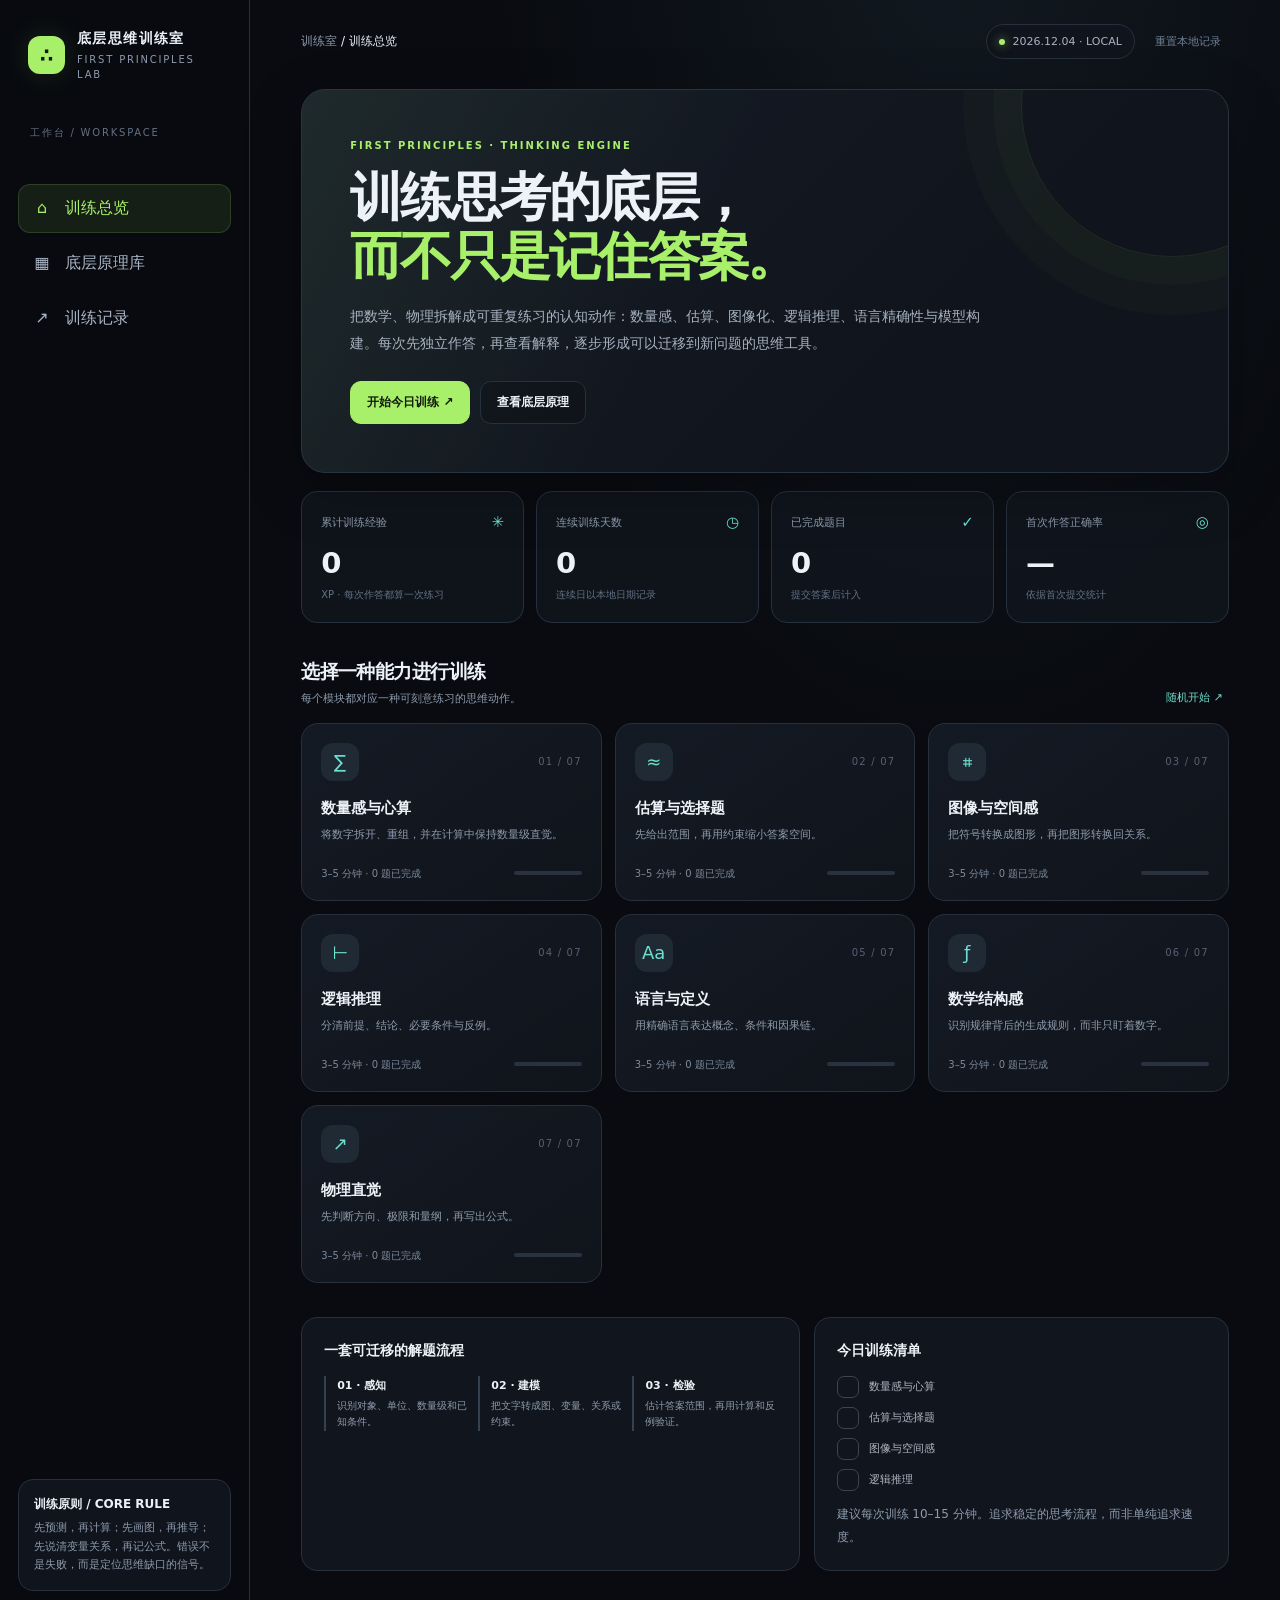
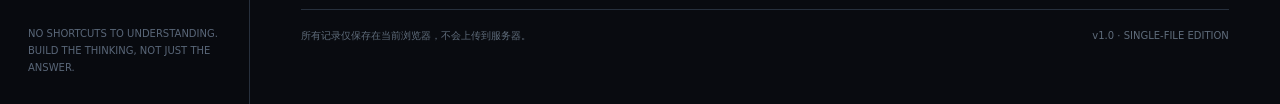
<file: index(9).html>
<!doctype html>
<html lang="zh-CN">
<head>
  <meta charset="utf-8">
  <meta name="viewport" content="width=device-width, initial-scale=1">
  <meta name="theme-color" content="#090b10">
  <meta name="description" content="以第一性原理为核心的数学、物理、逻辑、估算与图像思维训练室。">
  <title>底层思维训练室 · First Principles Lab</title>
  <style>
    :root{--bg:#090b10;--panel:#11151e;--panel2:#151b26;--line:#27303d;--text:#edf2f8;--muted:#8e9bad;--accent:#a8f06a;--accent2:#6de0cf;--warn:#ffc66d;--bad:#ff7d83;--radius:18px;--shadow:0 18px 55px rgba(0,0,0,.25)}
    *{box-sizing:border-box}html{scroll-behavior:smooth}body{margin:0;background:radial-gradient(ellipse at 75% -10%,rgba(57,92,108,.18),transparent 35%),var(--bg);color:var(--text);font-family:Inter,"SF Pro Display","PingFang SC","Microsoft YaHei",system-ui,sans-serif;line-height:1.55}button,input{font:inherit}button{cursor:pointer}button:focus-visible,input:focus-visible{outline:2px solid var(--accent2);outline-offset:3px}a{color:inherit;text-decoration:none}.shell{min-height:100vh;display:grid;grid-template-columns:250px minmax(0,1fr)}.sidebar{border-right:1px solid var(--line);padding:28px 18px;display:flex;flex-direction:column;gap:34px;background:rgba(9,11,16,.72)}.brand{display:flex;gap:12px;align-items:center;padding:0 10px}.brand-mark{width:38px;height:38px;border-radius:12px;display:grid;place-items:center;background:var(--accent);color:#10150c;font-weight:900;font-size:19px;box-shadow:0 0 30px rgba(168,240,106,.13)}.brand strong{display:block;font-size:14px;letter-spacing:.1em}.brand small{display:block;color:var(--muted);font-size:10px;letter-spacing:.18em;margin-top:2px}.nav-label{color:#637184;font-size:10px;text-transform:uppercase;letter-spacing:.18em;padding:0 12px;margin:8px 0 10px}.nav{display:grid;gap:6px}.nav button{border:1px solid transparent;background:transparent;color:#a9b5c5;border-radius:12px;padding:11px 12px;text-align:left;display:flex;align-items:center;gap:12px;transition:.2s}.nav button:hover{background:#151b25;color:var(--text)}.nav button.active{background:rgba(168,240,106,.09);color:var(--accent);border-color:rgba(168,240,106,.16)}.nav .ico{width:22px;text-align:center;font-size:16px}.side-note{margin-top:auto;border:1px solid var(--line);background:#10141c;border-radius:15px;padding:15px}.side-note b{display:block;font-size:12px;margin-bottom:5px}.side-note p{color:var(--muted);font-size:11px;margin:0;line-height:1.7}.side-bottom{color:#596678;font-size:10px;line-height:1.7;padding:0 10px}.main{min-width:0;padding:24px clamp(18px,4vw,54px) 60px;max-width:1600px;width:100%;margin:0 auto}.topbar{display:flex;align-items:center;justify-content:space-between;gap:16px;margin-bottom:30px}.crumb{color:var(--muted);font-size:12px}.crumb span{color:var(--text)}.top-right{display:flex;align-items:center;gap:12px}.local-chip{display:flex;align-items:center;gap:8px;border:1px solid var(--line);background:#10141c;padding:8px 12px;border-radius:100px;color:#a8b4c3;font-size:11px}.live-dot{width:6px;height:6px;background:var(--accent);border-radius:50%;box-shadow:0 0 10px rgba(168,240,106,.7)}.reset-link{border:0;background:transparent;color:#718095;font-size:11px;padding:8px}.reset-link:hover{color:var(--bad)}.view{display:none;animation:fade .25s ease}.view.active{display:block}@keyframes fade{from{opacity:.5;transform:translateY(4px)}to{opacity:1;transform:translateY(0)}}.eyebrow{font-size:10px;color:var(--accent);letter-spacing:.2em;font-weight:800;text-transform:uppercase}.hero{padding:clamp(24px,4vw,48px);border:1px solid #283441;border-radius:24px;background:linear-gradient(115deg,rgba(168,240,106,.065),transparent 43%),linear-gradient(135deg,#151c27,#10141c 70%);position:relative;overflow:hidden;box-shadow:var(--shadow)}.hero:after{content:"";position:absolute;width:300px;height:300px;border:1px solid rgba(168,240,106,.1);border-radius:50%;right:-95px;top:-135px;box-shadow:0 0 0 28px rgba(168,240,106,.025),0 0 0 58px rgba(168,240,106,.018)}.hero h1{font-size:clamp(30px,4.5vw,52px);line-height:1.15;letter-spacing:-.045em;margin:14px 0 16px;max-width:760px;position:relative;z-index:1}.hero h1 em{font-style:normal;color:var(--accent)}.hero p{color:#a7b2c0;max-width:640px;font-size:14px;line-height:1.9;margin:0 0 25px;position:relative;z-index:1}.hero-actions{display:flex;gap:10px;flex-wrap:wrap;position:relative;z-index:1}.btn{border:1px solid var(--line);background:#1b2330;color:var(--text);border-radius:11px;padding:11px 16px;font-size:12px;font-weight:700;transition:.18s}.btn:hover{transform:translateY(-1px);border-color:#475466}.btn.primary{background:var(--accent);border-color:var(--accent);color:#12180d}.btn.primary:hover{background:#baff84}.btn.ghost{background:rgba(5,7,10,.25)}.metrics{display:grid;grid-template-columns:repeat(4,minmax(0,1fr));gap:12px;margin:18px 0 34px}.metric{padding:19px;border:1px solid var(--line);border-radius:16px;background:rgba(17,21,30,.86);min-width:0}.metric-head{display:flex;align-items:center;justify-content:space-between;color:var(--muted);font-size:11px;gap:8px}.metric-symbol{color:var(--accent2);font-size:15px}.metric-value{font-size:29px;font-weight:750;letter-spacing:-.04em;margin:7px 0 1px}.metric-sub{font-size:10px;color:#637184}.section-head{display:flex;justify-content:space-between;align-items:end;gap:14px;margin:32px 0 16px}.section-head h2{font-size:19px;margin:0;letter-spacing:-.03em}.section-head p{font-size:11px;color:var(--muted);margin:4px 0 0}.text-link{border:0;background:transparent;color:var(--accent2);font-size:11px}.module-grid{display:grid;grid-template-columns:repeat(3,minmax(0,1fr));gap:13px}.module-card{border:1px solid var(--line);background:linear-gradient(145deg,#141a24,#10141b);padding:19px;border-radius:17px;min-height:178px;display:flex;flex-direction:column;transition:.2s;cursor:pointer;position:relative;overflow:hidden}.module-card:hover{border-color:#4b5b68;transform:translateY(-2px)}.module-top{display:flex;justify-content:space-between;align-items:center;margin-bottom:16px}.module-icon{display:grid;place-items:center;width:38px;height:38px;border-radius:12px;background:#202a35;color:var(--accent2);font-size:18px}.module-num{color:#546173;font-size:10px;letter-spacing:.12em}.module-card h3{font-size:15px;margin:0 0 6px}.module-card p{font-size:11px;color:var(--muted);line-height:1.7;margin:0 0 16px}.card-bottom{margin-top:auto;display:flex;justify-content:space-between;align-items:center;gap:10px;font-size:10px;color:#7c8a9b}.mini-track{width:68px;height:4px;background:#293340;border-radius:9px;overflow:hidden}.mini-track span{display:block;height:100%;background:var(--accent2);border-radius:9px}.principles{display:grid;grid-template-columns:1.2fr 1fr;gap:14px;margin-top:34px}.principle-card{border:1px solid var(--line);border-radius:16px;padding:22px;background:#11151d}.principle-card h3{font-size:14px;margin:0 0 14px}.principle-card p{margin:0;color:var(--muted);font-size:12px;line-height:1.9}.steps{display:grid;grid-template-columns:repeat(3,1fr);gap:10px}.step{border-left:2px solid #334151;padding:1px 0 1px 11px}.step b{font-size:11px;display:block;margin-bottom:4px}.step span{color:var(--muted);font-size:10px;line-height:1.6;display:block}.daily-list{display:grid;gap:9px}.daily-item{display:flex;align-items:center;gap:10px;font-size:11px;color:#aeb8c5}.daily-check{width:22px;height:22px;flex:none;border:1px solid #3a4653;border-radius:7px;display:grid;place-items:center;color:var(--accent);font-size:12px}.daily-item.done .daily-check{background:rgba(168,240,106,.12);border-color:#587a42}.daily-item.done span:last-child{color:#788696;text-decoration:line-through}.training-header{display:flex;justify-content:space-between;align-items:center;gap:12px;margin-bottom:22px}.back-btn{border:1px solid var(--line);background:#11151d;color:#aeb9c7;border-radius:10px;padding:9px 12px;font-size:11px}.training-title{display:flex;align-items:center;gap:12px}.training-title .module-icon{width:44px;height:44px}.training-title h1{font-size:23px;margin:0;letter-spacing:-.035em}.training-title p{font-size:11px;color:var(--muted);margin:3px 0 0}.training-layout{display:grid;grid-template-columns:minmax(0,1fr) 245px;gap:16px;align-items:start}.exercise{border:1px solid var(--line);border-radius:20px;background:linear-gradient(145deg,#151a24,#10141b);padding:clamp(18px,3.5vw,32px);min-height:470px}.exercise-meta{display:flex;align-items:center;justify-content:space-between;gap:10px;color:var(--muted);font-size:10px;margin-bottom:28px}.progress-track{height:4px;flex:1;max-width:180px;background:#293340;border-radius:8px;overflow:hidden}.progress-track span{height:100%;display:block;width:0;background:var(--accent);transition:width .3s}.question-kicker{color:var(--accent2);font-size:10px;letter-spacing:.14em;text-transform:uppercase;font-weight:800;margin-bottom:10px}.exercise h2{font-size:clamp(19px,2.4vw,28px);line-height:1.45;letter-spacing:-.025em;margin:0 0 12px}.question-desc{color:#9da9b8;font-size:12px;line-height:1.85;margin-bottom:22px;max-width:720px}.options{display:grid;grid-template-columns:repeat(2,minmax(0,1fr));gap:10px;margin:20px 0}.option{min-height:54px;text-align:left;display:flex;align-items:center;gap:12px;padding:12px 14px;border:1px solid #303a48;border-radius:12px;background:#141a23;color:#d5dde7;font-size:12px;transition:.15s}.option:hover{border-color:#637286;background:#1a222d}.option.selected{border-color:var(--accent2);background:rgba(109,224,207,.08)}.option.correct{border-color:#8acb59;background:rgba(168,240,106,.09)}.option.wrong{border-color:var(--bad);background:rgba(255,125,131,.08)}.option-letter{width:24px;height:24px;flex:none;display:grid;place-items:center;border-radius:7px;background:#222b37;color:#9faebf;font-size:10px;font-weight:800}.option.selected .option-letter{background:var(--accent2);color:#0b1413}.answer-input-wrap{display:flex;gap:9px;margin:24px 0}.answer-input{width:min(330px,100%);background:#0b0f15;border:1px solid #334051;border-radius:11px;padding:13px 14px;color:var(--text);font-size:15px}.unit-label{align-self:center;color:#8d9aab;font-size:12px}.graph-wrap{border:1px solid #2c3745;border-radius:15px;background:#0c1118;padding:12px;margin:18px 0;max-width:380px}.graph-wrap svg{width:100%;display:block;touch-action:manipulation;cursor:crosshair}.graph-caption{font-size:10px;color:#778596;margin:8px 3px 2px}.answer-feedback{display:none;border:1px solid var(--line);border-radius:13px;padding:15px;margin:18px 0 3px;background:#0e131a}.answer-feedback.show{display:block}.answer-feedback.good{border-color:#557843}.answer-feedback.bad{border-color:#70434a}.feedback-title{font-weight:800;font-size:12px;margin-bottom:5px}.answer-feedback.good .feedback-title{color:var(--accent)}.answer-feedback.bad .feedback-title{color:var(--warn)}.feedback-explanation{font-size:12px;color:#aab5c2;line-height:1.9}.feedback-hint{font-size:11px;color:var(--accent2);margin-top:8px}.exercise-actions{display:flex;gap:9px;flex-wrap:wrap;margin-top:24px}.exercise-actions .btn{min-width:112px}.side-panel{display:grid;gap:12px}.side-box{border:1px solid var(--line);border-radius:16px;background:#11151d;padding:18px}.side-box h3{font-size:12px;margin:0 0 10px}.side-box p{font-size:11px;line-height:1.9;color:var(--muted);margin:0}.rule-row{display:flex;gap:9px;margin:13px 0}.rule-dot{width:23px;height:23px;flex:none;display:grid;place-items:center;border-radius:7px;background:#202a35;color:var(--accent2);font-size:10px;font-weight:800}.rule-row div{font-size:10px;color:#9ba8b8;line-height:1.7}.rule-row b{display:block;font-size:11px;color:#dce4ec;margin-bottom:2px}.side-stat{display:flex;justify-content:space-between;border-top:1px solid #28313d;padding-top:11px;margin-top:11px;font-size:10px;color:var(--muted)}.side-stat strong{color:var(--text);font-size:11px}.library-grid{display:grid;grid-template-columns:repeat(2,minmax(0,1fr));gap:13px}.library-item{background:#11151d;border:1px solid var(--line);border-radius:16px;padding:21px}.library-item h3{font-size:14px;margin:0 0 8px}.library-item p{font-size:11px;color:var(--muted);line-height:1.8;margin:0 0 12px}.formula{font-family:ui-monospace,SFMono-Regular,Consolas,monospace;color:var(--accent2);font-size:12px;padding:10px 12px;background:#0b1016;border-radius:9px;margin:8px 0}.small-tag{display:inline-block;color:#a6d9ce;font-size:9px;border:1px solid #2b554d;border-radius:20px;padding:3px 7px;margin-bottom:10px;letter-spacing:.04em}.empty-note{color:var(--muted);font-size:11px}.footer-note{border-top:1px solid var(--line);margin-top:38px;padding-top:18px;color:#5f6c7b;font-size:10px;display:flex;justify-content:space-between;gap:12px;flex-wrap:wrap}.toast{position:fixed;bottom:22px;left:50%;transform:translate(-50%,20px);opacity:0;pointer-events:none;background:#e2f6d1;color:#16200f;padding:10px 15px;border-radius:10px;font-size:11px;font-weight:800;box-shadow:var(--shadow);transition:.2s;z-index:20}.toast.show{opacity:1;transform:translate(-50%,0)}
    @media(max-width:1100px){.shell{grid-template-columns:210px minmax(0,1fr)}.module-grid{grid-template-columns:repeat(2,minmax(0,1fr))}.training-layout{grid-template-columns:minmax(0,1fr) 210px}.principles{grid-template-columns:1fr}}
    @media(max-width:780px){.shell{display:block}.sidebar{position:sticky;top:0;z-index:15;display:block;padding:12px 14px;border-right:0;border-bottom:1px solid var(--line);backdrop-filter:blur(18px)}.brand{padding:0 4px;margin-bottom:10px}.brand-mark{width:31px;height:31px;border-radius:9px;font-size:15px}.brand strong{font-size:12px}.brand small{font-size:9px}.sidebar .nav-label,.side-note,.side-bottom{display:none}.nav{display:flex;gap:5px;overflow-x:auto;padding-bottom:1px}.nav button{white-space:nowrap;padding:8px 10px;font-size:11px;gap:7px;flex:none}.nav .ico{width:auto;font-size:13px}.main{padding:18px 15px 40px}.topbar{margin-bottom:18px}.local-chip{padding:7px 9px}.metrics{grid-template-columns:repeat(2,minmax(0,1fr));gap:9px;margin-bottom:26px}.metric{padding:15px}.metric-value{font-size:25px}.module-grid{gap:9px}.module-card{padding:15px;min-height:170px}.training-layout{grid-template-columns:1fr}.side-panel{grid-template-columns:repeat(2,minmax(0,1fr))}.exercise{min-height:0}.training-header{align-items:flex-start}.training-title h1{font-size:19px}.library-grid{grid-template-columns:1fr}}
    @media(max-width:450px){.module-grid{grid-template-columns:1fr}.module-card{min-height:140px}.module-top{margin-bottom:10px}.hero{padding:23px 19px}.hero h1{font-size:32px}.steps{grid-template-columns:1fr;gap:13px}.options{grid-template-columns:1fr}.side-panel{grid-template-columns:1fr}.exercise-meta{margin-bottom:22px}.reset-link{display:none}.topbar{align-items:flex-start}.crumb{padding-top:8px}.principle-card{padding:17px}}
    @media(prefers-reduced-motion:reduce){*,*::before,*::after{animation-duration:.01ms!important;transition-duration:.01ms!important;scroll-behavior:auto!important}}
  </style>
</head>
<body>
<div class="shell">
  <aside class="sidebar">
    <div class="brand"><div class="brand-mark">∴</div><div><strong>底层思维训练室</strong><small>FIRST PRINCIPLES LAB</small></div></div>
    <div class="nav-label">工作台 / WORKSPACE</div>
    <nav class="nav" aria-label="主导航">
      <button class="active" data-view="home"><span class="ico">⌂</span>训练总览</button>
      <button data-view="library"><span class="ico">▦</span>底层原理库</button>
      <button data-view="stats"><span class="ico">↗</span>训练记录</button>
    </nav>
    <div class="side-note"><b>训练原则 / CORE RULE</b><p>先预测，再计算；先画图，再推导；先说清变量关系，再记公式。错误不是失败，而是定位思维缺口的信号。</p></div>
    <div class="side-bottom">NO SHORTCUTS TO UNDERSTANDING.<br>BUILD THE THINKING, NOT JUST THE ANSWER.</div>
  </aside>
  <main class="main">
    <div class="topbar"><div class="crumb">训练室 <span>/ <span id="crumb-label">训练总览</span></span></div><div class="top-right"><div class="local-chip"><span class="live-dot"></span><span id="date-label">今日训练</span></div><button class="reset-link" id="reset-data">重置本地记录</button></div></div>

    <section class="view active" id="view-home">
      <div class="hero"><div class="eyebrow">FIRST PRINCIPLES · THINKING ENGINE</div><h1>训练思考的底层，<br><em>而不只是记住答案。</em></h1><p>把数学、物理拆解成可重复练习的认知动作：数量感、估算、图像化、逻辑推理、语言精确性与模型构建。每次先独立作答，再查看解释，逐步形成可以迁移到新问题的思维工具。</p><div class="hero-actions"><button class="btn primary" id="start-daily">开始今日训练 ↗</button><button class="btn ghost" data-goto="library">查看底层原理</button></div></div>
      <div class="metrics">
        <div class="metric"><div class="metric-head">累计训练经验 <span class="metric-symbol">✳</span></div><div class="metric-value" id="xp-count">0</div><div class="metric-sub">XP · 每次作答都算一次练习</div></div>
        <div class="metric"><div class="metric-head">连续训练天数 <span class="metric-symbol">◷</span></div><div class="metric-value" id="streak-count">0</div><div class="metric-sub">连续日以本地日期记录</div></div>
        <div class="metric"><div class="metric-head">已完成题目 <span class="metric-symbol">✓</span></div><div class="metric-value" id="solved-count">0</div><div class="metric-sub">提交答案后计入</div></div>
        <div class="metric"><div class="metric-head">首次作答正确率 <span class="metric-symbol">◎</span></div><div class="metric-value" id="accuracy-count">—</div><div class="metric-sub">依据首次提交统计</div></div>
      </div>
      <div class="section-head"><div><h2>选择一种能力进行训练</h2><p>每个模块都对应一种可刻意练习的思维动作。</p></div><button class="text-link" id="random-practice">随机开始 ↗</button></div>
      <div class="module-grid" id="home-modules"></div>
      <div class="principles">
        <div class="principle-card"><h3>一套可迁移的解题流程</h3><div class="steps"><div class="step"><b>01 · 感知</b><span>识别对象、单位、数量级和已知条件。</span></div><div class="step"><b>02 · 建模</b><span>把文字转成图、变量、关系或约束。</span></div><div class="step"><b>03 · 检验</b><span>估计答案范围，再用计算和反例验证。</span></div></div></div>
        <div class="principle-card"><h3>今日训练清单</h3><div class="daily-list" id="daily-list"></div><p style="margin-top:12px">建议每次训练 10–15 分钟。追求稳定的思考流程，而非单纯追求速度。</p></div>
      </div>
      <div class="footer-note"><span>所有记录仅保存在当前浏览器，不会上传到服务器。</span><span>v1.0 · SINGLE-FILE EDITION</span></div>
    </section>

    <section class="view" id="view-training">
      <div class="training-header"><div class="training-title"><div class="module-icon" id="training-icon">∑</div><div><h1 id="training-name">数量感与心算</h1><p id="training-subtitle">不依赖计算器，建立数值直觉。</p></div></div><button class="back-btn" id="back-home">← 返回总览</button></div>
      <div class="training-layout"><div class="exercise"><div class="exercise-meta"><span id="question-count-label">练习 1</span><div class="progress-track"><span id="question-progress"></span></div><span id="module-accuracy">本模块 0 题</span></div><div id="question-area"></div><div class="answer-feedback" id="answer-feedback" aria-live="polite"><div class="feedback-title" id="feedback-title"></div><div class="feedback-explanation" id="feedback-explanation"></div><div class="feedback-hint" id="feedback-hint"></div></div><div class="exercise-actions"><button class="btn primary" id="check-answer">检查答案</button><button class="btn" id="next-question">下一题 →</button><button class="btn ghost" id="show-hint">给我一个提示</button></div></div>
      <aside class="side-panel"><div class="side-box"><h3>这一练习在训练什么？</h3><p id="skill-description">将抽象问题转化为可操作的思维步骤。</p><div class="side-stat"><span>本模块累计作答</span><strong id="module-solved-side">0</strong></div><div class="side-stat"><span>首次作答正确</span><strong id="module-correct-side">0</strong></div></div><div class="side-box"><h3>建议使用的思考步骤</h3><div id="training-rules"></div></div><div class="side-box"><h3>不要跳过估计</h3><p>提交前先在脑中给出答案范围。答案即使正确，如果无法解释理由，也说明思考链条还不稳固。</p></div></aside></div>
    </section>

    <section class="view" id="view-library">
      <div class="eyebrow">MENTAL MODELS · REFERENCE</div><h1 style="font-size:clamp(27px,4vw,39px);letter-spacing:-.04em;margin:9px 0 8px">底层原理库</h1><p style="color:var(--muted);font-size:13px;max-width:720px;line-height:1.9;margin:0 0 25px">不把技巧当作魔法口诀。这里整理的是可以反复迁移的思维框架：每种框架都说明何时适用、怎样操作，以及它的边界。</p>
      <div class="library-grid">
        <article class="library-item"><span class="small-tag">数值感知</span><h3>数量级与上下界</h3><p>先把问题压缩到合理的数量级，再求精确值。用极端情况检查结果是否可能，避免小数点、单位和常识错误。</p><div class="formula">下界 ≤ 合理答案 ≤ 上界</div><p>适用：物理估算、选择题筛选、复杂计算的结果校验。</p></article>
        <article class="library-item"><span class="small-tag">计算策略</span><h3>分解、补偿、重组</h3><p>把难算的数改写成邻近的易算数，再修正差值。例如 49×21 = 50×21 − 21。</p><div class="formula">(a ± δ)b = ab ± δb</div><p>适用：心算、近似计算、检查代数变形。</p></article>
        <article class="library-item"><span class="small-tag">视觉建模</span><h3>把关系变成图像</h3><p>先明确横轴、纵轴、原点、单位和变量，再判断图形。直线斜率表示变化率，截距表示初始值或基准值。</p><div class="formula">y = kx + b → 斜率 k，截距 b</div><p>边界：图像能揭示关系，但图像本身不能替代条件与证明。</p></article>
        <article class="library-item"><span class="small-tag">逻辑推理</span><h3>条件、结论与反例</h3><p>分清“若 P 则 Q”和“若 Q 则 P”。若 P→Q 且 Q 为假，则 P 必为假；但 Q 为真不能反推 P 为真。</p><div class="formula">P → Q，¬Q ⇒ ¬P</div><p>适用：数学证明、实验结论、阅读论证和排除错误选项。</p></article>
        <article class="library-item"><span class="small-tag">模型意识</span><h3>变量与因果关系</h3><p>将复杂情境写成“输入—机制—输出”。区分相关、因果和共同原因；每次只改变一个关键变量时，才容易判断其作用。</p><div class="formula">输出 = f(输入，条件，参数)</div><p>适用：物理建模、实验设计、数据解释。</p></article>
        <article class="library-item"><span class="small-tag">语言精度</span><h3>定义、条件、例子</h3><p>解释一个概念时，先给必要特征，再说明边界条件，最后用正例和反例检验。避免用同义词循环解释概念。</p><div class="formula">概念 = 核心特征 + 适用边界</div><p>适用：写作、口头表达、理解教材和构建知识体系。</p></article>
        <article class="library-item"><span class="small-tag">物理直觉</span><h3>量纲与极限检查</h3><p>公式两边必须具有相同量纲。把参数推到零、无穷大或对称情形，检查模型是否给出合理结果。</p><div class="formula">[左侧] = [右侧]</div><p>适用：推导检错、判断选项、发现隐藏假设。</p></article>
        <article class="library-item"><span class="small-tag">应试策略</span><h3>选择题排除与有依据的猜测</h3><p>先判断单位、符号、数量级与极端情况，再检查选项是否满足题设。所谓“蒙题”只能作为最后一步：优先排除与题干矛盾的选项，不把选项分布、字数或“感觉”当作证据。</p><div class="formula">约束检查 → 排除 → 验算</div><p>适用：时间受限的选择题。它不能替代理解，也不能保证猜中。</p></article>
      </div><div class="footer-note"><span>原理库用于建立可复用的思考流程，不是固定套路清单。</span><button class="text-link" data-goto="home">返回训练 ↗</button></div>
    </section>

    <section class="view" id="view-stats">
      <div class="eyebrow">TRAINING LOG · LOCAL DATA</div><h1 style="font-size:clamp(27px,4vw,39px);letter-spacing:-.04em;margin:9px 0 8px">训练记录</h1><p style="color:var(--muted);font-size:13px;max-width:720px;line-height:1.9;margin:0 0 25px">用首次作答表现观察能力变化。不要只看总分：错误集中在哪类问题、是否能复述推理过程，才是下一轮训练的依据。</p>
      <div class="metrics"><div class="metric"><div class="metric-head">总作答次数</div><div class="metric-value" id="stats-attempts">0</div><div class="metric-sub">包含同题重试</div></div><div class="metric"><div class="metric-head">首次答对</div><div class="metric-value" id="stats-correct">0</div><div class="metric-sub">每题仅记录首次结果</div></div><div class="metric"><div class="metric-head">累计训练日期</div><div class="metric-value" id="stats-days">0</div><div class="metric-sub">有作答记录的日期数</div></div><div class="metric"><div class="metric-head">已掌握模块</div><div class="metric-value" id="stats-modules">0/7</div><div class="metric-sub">每模块首次正确至少 5 题</div></div></div>
      <div class="section-head"><div><h2>各模块表现</h2><p>正确数仅计入每道题的首次作答。</p></div></div><div class="side-box" id="stats-breakdown" style="padding:6px 20px"></div>
      <div class="section-head"><div><h2>复盘建议</h2><p>把结果转化成下一次训练的动作。</p></div></div><div class="principle-card" id="review-advice"><p>完成几道题后，这里会显示你可以优先复练的模块。</p></div><div class="footer-note"><span>数据保存在 localStorage；清理浏览器数据会删除训练记录。</span><button class="text-link" id="export-data">导出训练记录 (.json) ↓</button></div>
    </section>
  </main>
</div>
<div class="toast" id="toast" role="status" aria-live="polite"></div>
<script>
(() => {
  'use strict';
  const $ = (s, root=document) => root.querySelector(s);
  const $$ = (s, root=document) => [...root.querySelectorAll(s)];
  const today = () => new Date().toLocaleDateString('en-CA');
  const rand = (min,max) => Math.floor(Math.random()*(max-min+1))+min;
  const pick = arr => arr[rand(0,arr.length-1)];
  const shuffle = arr => { const out=[...arr]; for(let i=out.length-1;i>0;i--){const j=rand(0,i);[out[i],out[j]]=[out[j],out[i]];} return out; };
  const fmt = n => Number(n).toLocaleString('zh-CN');
  const escapeHTML = s => String(s).replace(/[&<>"']/g, c => ({'&':'&amp;','<':'&lt;','>':'&gt;','"':'&quot;',"'":'&#39;'}[c]));
  const MODULES = {
    mental:{name:'数量感与心算',icon:'∑',subtitle:'将数字拆开、重组，并在计算中保持数量级直觉。',desc:'训练工作记忆、数值分解与计算结果的合理性检查。',rules:[['拆','先把难算的量拆成接近整十或整百的部分。'],['算','分步运算，每步只处理一个关系。'],['验','用估算或逆运算检查结果。']],tag:'计算训练',time:'3–5 分钟'},
    estimate:{name:'估算与选择题',icon:'≈',subtitle:'先给出范围，再用约束缩小答案空间。',desc:'训练数量级、近似、上下界与可靠的选项排除法。',rules:[['界','先确定可能答案的上界和下界。'],['量','判断数量级、单位、正负号。'],['排','用明确约束排除选项，不凭选项外观猜。']],tag:'近似推断',time:'3–5 分钟'},
    visual:{name:'图像与空间感',icon:'⌗',subtitle:'把符号转换成图形，再把图形转换回关系。',desc:'训练坐标系、方向感、空间定位和图形化表达。',rules:[['轴','辨认原点、正方向与单位刻度。'],['位','从原点出发，先横向再纵向定位。'],['查','检查符号与方向，尤其是负坐标。']],tag:'视觉建模',time:'3–5 分钟'},
    logic:{name:'逻辑推理',icon:'⊢',subtitle:'分清前提、结论、必要条件与反例。',desc:'训练演绎推理、条件关系和对论证漏洞的识别。',rules:[['列','把题目中的条件逐条列出。'],['推','只推出前提必然支持的结论。'],['反','尝试找反例，检查结论是否过强。']],tag:'演绎推理',time:'3–5 分钟'},
    language:{name:'语言与定义',icon:'Aa',subtitle:'用精确语言表达概念、条件和因果链。',desc:'训练定义能力、语义辨析和把复杂解释压缩成结构清楚的表达。',rules:[['定','先找概念的必要特征。'],['界','确认适用范围，不把相关说成因果。'],['例','用例子和反例检查定义是否准确。']],tag:'概念表达',time:'3–5 分钟'},
    math:{name:'数学结构感',icon:'ƒ',subtitle:'识别规律背后的生成规则，而非只盯着数字。',desc:'训练序列规律、变量关系、结构识别与抽象概括。',rules:[['差','先看相邻项的差，再看比值。'],['阶','必要时检查二阶差分或交替规律。'],['验','用同一规则验证所有已知项。']],tag:'抽象模式',time:'3–5 分钟'},
    physics:{name:'物理直觉',icon:'↗',subtitle:'先判断方向、极限和量纲，再写出公式。',desc:'训练对运动、力、能量与模型假设的定性判断。',rules:[['景','明确系统、条件和忽略的因素。'],['向','先判断变化方向，不急于代公式。'],['检','用量纲、极限或守恒关系检验。']],tag:'物理建模',time:'3–5 分钟'}
  };
  const defaultData = () => ({xp:0,streak:0,lastDay:null,attempts:0,solved:0,firstCorrect:0,activeDays:[],dailyDone:{},module:{}});
  let data;
  try { data = Object.assign(defaultData(), JSON.parse(localStorage.getItem('firstPrinciplesLab_v1') || '{}')); }
  catch { data = defaultData(); }
  if(!data.module) data.module={}; if(!data.dailyDone) data.dailyDone={}; if(!Array.isArray(data.activeDays)) data.activeDays=[];
  let activeView='home', currentModule='mental', question=null, selected=null, plotted=null, checked=false, hintShown=false, currentQuestionNo=1, toastTimer=null;
  const ensureModule = id => { if(!data.module[id]) data.module[id]={attempts:0,solved:0,firstCorrect:0,questions:{}}; if(!data.module[id].questions) data.module[id].questions={}; return data.module[id]; };
  const save = () => { try{localStorage.setItem('firstPrinciplesLab_v1',JSON.stringify(data));}catch(e){console.warn('Could not save local progress',e);} renderDashboardMetrics(); renderStats(); };
  const toast = msg => { const el=$('#toast');el.textContent=msg;el.classList.add('show');clearTimeout(toastTimer);toastTimer=setTimeout(()=>el.classList.remove('show'),2100); };
  const daysBetween = (a,b) => Math.round((new Date(b+'T12:00:00')-new Date(a+'T12:00:00'))/86400000);
  const registerDay = () => { const d=today(); if(data.lastDay!==d){ if(data.lastDay && daysBetween(data.lastDay,d)===1) data.streak=(data.streak||0)+1; else if(data.lastDay!==d) data.streak=1; data.lastDay=d; } if(!data.activeDays.includes(d)) data.activeDays.push(d); };
  const makeOptions = (correct, distractors, fmtValue=x=>String(x)) => {
    const vals = [...new Set([correct,...distractors])].slice(0,4); while(vals.length<4){vals.push(correct+rand(1,9));} return shuffle(vals.map(v=>({label:fmtValue(v),value:String(v)})));
  };
  const mc = (prompt,desc,options,answer,explanation,hint,kicker='选择最合理的答案') => ({kind:'mc',prompt,desc,options,answer:String(answer),explanation,hint,kicker});
  const inputQ = (prompt,desc,answer,explanation,hint,unit='') => ({kind:'input',prompt,desc,answer:String(answer),explanation,hint,unit,kicker:'独立计算 · 输入结果'});
  function createQuestion(id){
    if(id==='mental'){
      const mode=rand(0,2);
      if(mode===0){const a=rand(12,39),b=rand(3,9),c=rand(10,70);return inputQ(`心算：${a} × ${b} + ${c} = ?`,'先进行乘法，再加上最后一项。不要急着输入结果，先在脑中估计答案大致落在哪个区间。',a*b+c,`先算 ${a}×${b}=${a*b}，再加 ${c}，得到 ${a*b+c}。先乘除、后加减是这里的关键顺序。`,`把 ${a} 拆成 ${Math.floor(a/10)*10} 与 ${a%10}，分别乘 ${b} 后相加。`);}
      if(mode===1){const p=pick([10,15,20,25,40,50]),base=pick([80,120,160,200,240,320,400]);return inputQ(`心算：${base} 的 ${p}% 是多少？`,'百分数意味着“每 100 份中的多少份”。可先化成分数或拆成容易计算的比例。',base*p/100,`${p}% = ${p/100}。因此 ${base}×${p/100}=${base*p/100}。也可以先求 10% 或 25% 再组合。`,`试着把 ${p}% 写成分数，例如 25% = 1/4、20% = 1/5。`);}
      const a=rand(24,99),b=pick([9,11,19,21,25]);return inputQ(`心算：${a} × ${b} = ?`,'寻找可以快速拆解的乘数：例如 ×19 可以看成 ×20 再减去一次原数。',a*b,`一种方法：${b===9?`${a}×(10−1)=${a*10}−${a}`:b===11?`${a}×(10+1)=${a*10}+${a}`:b===19?`${a}×(20−1)=${a*20}−${a}`:b===21?`${a}×(20+1)=${a*20}+${a}`:`${a}×25 = ${a}×100÷4`}，结果是 ${a*b}。`,`把乘数改写为一个容易计算的数，再补上或减去差值。`);
    }
    if(id==='estimate'){
      const bank=[
        ()=>{const a=pick([19.6,20.2,29.7,49.8,99.5]),b=pick([4.9,5.1,10.2,19.8,50.3]),v=a*b;const exponent=Math.max(0,Math.min(6,Math.round(Math.log10(v))));const ans=`约 10${['⁰','¹','²','³','⁴','⁵','⁶'][exponent]}`;return mc(`估算：${a} × ${b} 的结果最接近哪一数量级？`,'这里不要求精确值。把因数分别取成好算的近似数，再判断答案大约是几十、几百还是几千。',['约 10¹','约 10²','约 10³','约 10⁴'].map(x=>({label:x,value:x})),ans,`近似计算：${a}≈${Math.round(a)}, ${b}≈${Math.round(b)}，乘积约为 ${Math.round(v)}，因此最接近 ${ans}。`,`先把两个因数四舍五入，再做数量级估算。`);},
        ()=>{const n=pick([48,63,80,99,121,150,225,360]);const root=Math.sqrt(n);const near=Math.round(root);const ans=Math.abs(root-near)<.28?`${near} 左右`:`${root<10?'个位数':'两位数'}，约 ${root.toFixed(1)}`;const choices=[`${Math.max(1,Math.floor(root/2))} 左右`,`${root.toFixed(1)} 左右`,`${Math.ceil(root*2)} 左右`,`超过 30`];return mc(`不使用计算器，√${n} 最合理的估计是？`,'用相邻完全平方数夹逼。例如，判断它位于哪个平方数之间。',choices.map(x=>({label:x,value:x})),choices[1],`因为 ${Math.floor(root)**2} ≤ ${n} ≤ ${Math.ceil(root)**2}（相邻整数平方），所以平方根约为 ${root.toFixed(1)}。`,`比较相邻平方数：例如 8²=64，9²=81。`);},
        ()=>{const distance=pick([90,120,150,180,240]),speed=pick([30,40,50,60,80]);const hours=distance/speed;const good=hours<1?'少于 1 小时':hours<2?'约 1–2 小时':hours<4?'约 2–4 小时':'超过 4 小时';return mc(`一段 ${distance} km 的路，以 ${speed} km/h 行驶，不考虑停留，时间属于哪一范围？`,'用“时间 = 路程 ÷ 速度”建立估计，而不是直接猜。',['少于 1 小时','约 1–2 小时','约 2–4 小时','超过 4 小时'].map(x=>({label:x,value:x})),good,`${distance}÷${speed}=${hours.toFixed(2)} 小时，属于“${good}”。注意单位相除后得到小时。`,`先算 ${distance}÷${speed}，再对照选项的时间区间。`);}
      ];return pick(bank)();
    }
    if(id==='visual'){
      const x=rand(-4,4), y=rand(-4,4);return {kind:'plot',prompt:`请在坐标平面中标出点 P(${x}, ${y})。`,'desc':'点击网格中的交点放置点。横坐标 x 先决定左右方向；纵坐标 y 再决定上下方向。确认落点后提交。',answer:`${x},${y}`,target:{x,y},explanation:`从原点 (0,0) 出发，先沿 x 轴移动 ${Math.abs(x)} 格${x<0?'向左':'向右'}，再沿 y 轴移动 ${Math.abs(y)} 格${y<0?'向下':'向上'}，得到 P(${x}, ${y})。`,hint:`先判断两个坐标的正负：x 决定左右，y 决定上下。不要把顺序写反。`,kicker:'坐标定位 · 点击网格'};
    }
    if(id==='logic'){
      const qs=[
        ()=>mc('已知：所有 A 都是 B；没有任何 B 是 C。以下哪项必然成立？','不要额外假设 A、B、C 是否存在交集以外的信息。只选择由前提必然推出的结论。',[{label:'没有 A 是 C',value:'0'},{label:'所有 C 都是 A',value:'1'},{label:'有些 A 是 C',value:'2'},{label:'所有 B 都是 A',value:'3'}],'0','A 属于 B，而 B 与 C 没有交集，所以 A 与 C 也不可能有交集。其他选项都不是前提必然推出的结论。','画三个集合：A 完全包含在 B 中，而 B 与 C 分开。'),
        ()=>mc('若命题 P → Q 为真，且 Q 为假，可以必然推出什么？','这是一个条件推理问题。注意：前件为真时，后件必须为真。',[{label:'P 为假',value:'0'},{label:'P 为真',value:'1'},{label:'Q 为真',value:'2'},{label:'无法判断 P',value:'3'}],'0','由 P→Q 与 ¬Q，根据否后式（Modus Tollens），可推出 ¬P。注意，Q 为真并不能反推 P 为真。','假设 P 为真会导致 Q 为真；但已知 Q 为假，因此 P 不能为真。'),
        ()=>mc('甲比乙高，乙比丙高。谁一定最矮？','把“比……高”转化为一个有方向的序关系。',[{label:'甲',value:'0'},{label:'乙',value:'1'},{label:'丙',value:'2'},{label:'无法判断',value:'3'}],'2','由甲 > 乙，乙 > 丙，可传递得到甲 > 丙，因此丙最矮。','把三人按身高从高到低写成一条链。'),
        ()=>mc('一个实验中，所有接受处理的样本都出现现象 X。仅凭这句话，能确定什么？','区分“处理后都出现 X”与“只有处理才会出现 X”。',[{label:'处理一定是 X 的唯一原因',value:'0'},{label:'出现 X 的样本一定接受了处理',value:'1'},{label:'处理组样本都出现了 X',value:'2'},{label:'X 不可能自然出现',value:'3'}],'2','原句只陈述“处理组 → 出现 X”。它没有排除其他原因，也没有描述未处理组，因此只有选项 2 必然成立。','原句的逻辑方向是：接受处理 ⇒ 出现 X。')
      ];return pick(qs)();
    }
    if(id==='language'){
      const qs=[
        ()=>mc('哪一个表述最接近“模型”的科学含义？','科学定义应指出它是什么、用来做什么，并避免把模型与现实本身混为一谈。',[{label:'对现实系统的简化表示，用于解释、预测或计算',value:'0'},{label:'现实事物的完整复制，因此没有误差',value:'1'},{label:'只有数学公式才称得上模型',value:'2'},{label:'研究者对问题的个人看法',value:'3'}],'0','模型是对研究对象的选择性简化。它保留与研究目标有关的要素，因此可用于解释或预测，但必然有假设和适用范围。','一个好定义需要说出核心用途，也需要承认模型有适用边界。'),
        ()=>mc('下面哪句话最严谨地表达了“相关不等于因果”？','请选择既不夸大结论、又保留可检验性的表述。',[{label:'两个变量同时变化，说明其中一个必然导致另一个',value:'0'},{label:'两个变量存在统计关联，但还需排除混杂因素等解释才能判断因果',value:'1'},{label:'只要存在相关，就完全没有研究价值',value:'2'},{label:'因果关系无法通过实验研究',value:'3'}],'1','统计关联提示变量可能相关，但共同原因、反向因果或选择偏差都可能产生关联。因果判断需要研究设计和进一步证据。','把“观察到什么”和“能够推出什么”分开写。'),
        ()=>mc('一段清晰的解释，最合理的组织方式是什么？','将表达拆解成读者可以检查的步骤。',[{label:'先给结论，再重复结论',value:'0'},{label:'先罗列术语，再假定读者都懂',value:'1'},{label:'给出核心定义，说明因果或推理步骤，再提供例子和边界',value:'2'},{label:'尽可能使用最长、最抽象的句子',value:'3'}],'2','定义建立共同语义，推理步骤让结论可检查，例子验证理解，边界说明概念何时不适用。','能否用反例检验这段解释，是判断定义是否清楚的好办法。'),
        ()=>mc('如果要解释“速度”，以下哪项更准确？','关注定义中的物理量、方向信息和单位。',[{label:'物体运动得有多努力',value:'0'},{label:'单位时间内经过的路程；常用单位 m/s',value:'1'},{label:'物体的位置',value:'2'},{label:'速度一定等于加速度',value:'3'}],'1','速率是单位时间内通过的路程。严格地说，速度是位移对时间的变化率，属于矢量；日常语言中的“速度”常被用来指速率。','区分路程与位移、速率与速度。')
      ];return pick(qs)();
    }
    if(id==='math'){
      const mode=rand(0,2);
      if(mode===0){const start=rand(2,16),d=rand(2,9),seq=Array.from({length:5},(_,i)=>start+d*i);return inputQ(`找规律：${seq.join('，')}，下一项是多少？`,'先计算相邻两项的差，检验差值是否保持不变。',start+d*5,`相邻两项的差都是 ${d}，所以这是公差为 ${d} 的等差数列。下一项为 ${seq[4]}+${d}=${start+d*5}。`,`计算前三个相邻差，确认它们是否相同。`);}
      if(mode===1){const start=pick([2,3,4,5]),r=pick([2,3]),seq=Array.from({length:5},(_,i)=>start*r**i);return inputQ(`找规律：${seq.join('，')}，下一项是多少？`,'先看相邻项的比值，而不是只看差值。',start*r**5,`相邻项的比值都为 ${r}，因此下一项为 ${seq[4]}×${r}=${start*r**5}。这是等比数列。`,`依次检查后项除以前项，看看是否保持恒定。`);}
      const n=rand(2,8),seq=[n*n,(n+1)**2,(n+2)**2,(n+3)**2];return inputQ(`找规律：${seq.join('，')}，下一项是多少？`,'观察这些数与整数平方之间的关系。', (n+4)**2,`这些数依次为 ${n}²、${n+1}²、${n+2}²、${n+3}²，所以下一项是 ${n+4}²=${(n+4)**2}。`,`试着分别对每一项开平方，看看整数是否连续。`);
    }
    if(id==='physics'){
      const qs=[
        ()=>mc('忽略空气阻力，从同一高度同时由静止释放一个重球和一个轻球，它们会怎样？','把条件读完整：同一高度、同时释放、初速度为零、忽略空气阻力。',[{label:'重球先落地',value:'0'},{label:'轻球先落地',value:'1'},{label:'同时落地',value:'2'},{label:'仅凭质量无法比较',value:'3'}],'2','在理想自由落体模型中，两物体加速度均为 g，与质量无关。从同一高度、同一初速度出发，落地时间相同。空气阻力可能改变真实情形。','先写自由落体位移关系 h = ½gt²，再看式子中是否有质量。'),
        ()=>mc('物体做匀速圆周运动，速率不变。它的加速度如何？','速率不变不等于速度矢量不变；速度方向持续改变。',[{label:'加速度为零',value:'0'},{label:'加速度沿切线方向',value:'1'},{label:'加速度指向圆心',value:'2'},{label:'加速度背离圆心',value:'3'}],'2','匀速圆周运动中，向心加速度大小为 v²/r，方向始终指向圆心。它改变速度的方向，而非速率大小。','画出相邻时刻的速度矢量：方向不同，其差矢量指向圆心一侧。'),
        ()=>mc('同一物体受到的合力保持不变。如果质量增大为原来的 2 倍，加速度怎样变化？','使用牛顿第二定律，同时明确保持不变的量。',[{label:'增大为 2 倍',value:'0'},{label:'减小为一半',value:'1'},{label:'不变',value:'2'},{label:'减小为四分之一',value:'3'}],'1','由 F=ma，a=F/m。合力 F 不变，质量变为 2m，则加速度变为原来的一半。','把 a 单独写出来：a = F/m。'),
        ()=>mc('忽略空气阻力，将球竖直向上抛出。在最高点的瞬间，球的加速度如何？','区分速度为零与加速度为零。',[{label:'速度和加速度都为零',value:'0'},{label:'速度为零，加速度向下，大小为 g',value:'1'},{label:'速度向上，加速度为零',value:'2'},{label:'速度向下，加速度向上',value:'3'}],'1','最高点瞬间竖直速度为零，但重力仍然存在，所以加速度仍竖直向下，大小为 g。速度可以瞬时为零，加速度不必为零。','画出球在最高点受力图：若忽略空气阻力，只有重力。'),
        ()=>mc('一个物理公式左右两边的量纲不同。最合理的判断是什么？','量纲分析是检错工具，但不能单独证明公式正确。',[{label:'公式一定正确，只是单位不同',value:'0'},{label:'公式一定有问题，或变量/定义/单位处理不一致',value:'1'},{label:'量纲与公式无关',value:'2'},{label:'只要数值吻合就无须管量纲',value:'3'}],'1','物理方程两边必须具有相同量纲。若不一致，通常说明推导、变量定义或单位处理有误；量纲一致只是必要条件，并非充分条件。','先把每个物理量替换成基本量纲，例如长度 L、时间 T、质量 M。')
      ];return pick(qs)();
    }
    return createQuestion('mental');
  }
  function renderHomeModules(){
    $('#home-modules').innerHTML=Object.entries(MODULES).map(([id,m],i)=>{const stats=ensureModule(id);const pct=Math.min(100,stats.firstCorrect*20);return `<article class="module-card" tabindex="0" role="button" data-module="${id}" aria-label="进入${m.name}"><div class="module-top"><div class="module-icon">${m.icon}</div><div class="module-num">0${i+1} / 07</div></div><h3>${m.name}</h3><p>${m.subtitle}</p><div class="card-bottom"><span>${m.time} · ${stats.solved} 题已完成</span><div class="mini-track"><span style="width:${pct}%"></span></div></div></article>`;}).join('');
  }
  function renderDaily(){const tasks=[['mental','数量感与心算'],['estimate','估算与选择题'],['visual','图像与空间感'],['logic','逻辑推理']];const done=data.dailyDone[today()]||[];$('#daily-list').innerHTML=tasks.map(([id,name])=>`<div class="daily-item ${done.includes(id)?'done':''}"><span class="daily-check">${done.includes(id)?'✓':''}</span><span>${name}</span></div>`).join('');}
  function renderDashboardMetrics(){ $('#xp-count').textContent=fmt(data.xp||0);$('#streak-count').textContent=fmt(data.streak||0);$('#solved-count').textContent=fmt(data.solved||0);$('#accuracy-count').textContent=data.solved?Math.round((data.firstCorrect/data.solved)*100)+'%':'—';renderDaily(); }
  function setView(view){activeView=view;$$('.view').forEach(el=>el.classList.toggle('active',el.id==='view-'+view));$$('.nav button[data-view]').forEach(b=>b.classList.toggle('active',b.dataset.view===view));$('#crumb-label').textContent=({home:'训练总览',training:MODULES[currentModule]?.name||'训练',library:'底层原理库',stats:'训练记录'})[view]||'训练总览';window.scrollTo({top:0,behavior:'smooth'});if(view==='stats')renderStats();}
  function startModule(id){if(!MODULES[id])id='mental';currentModule=id;currentQuestionNo=1;question=createQuestion(id);selected=null;plotted=null;checked=false;hintShown=false;$('#training-icon').textContent=MODULES[id].icon;$('#training-name').textContent=MODULES[id].name;$('#training-subtitle').textContent=MODULES[id].subtitle;$('#skill-description').textContent=MODULES[id].desc;$('#training-rules').innerHTML=MODULES[id].rules.map((r,i)=>`<div class="rule-row"><span class="rule-dot">${r[0]}</span><div><b>${['第一步','第二步','第三步'][i]}</b>${r[1]}</div></div>`).join('');renderQuestion();setView('training');}
  function graphSVG(){
    const target=question.target;let s='<svg id="coord-svg" viewBox="0 0 320 320" role="img" aria-label="可点击选择坐标的平面直角坐标系">';
    for(let i=-5;i<=5;i++){let p=160+i*25;s+=`<line x1="${p}" y1="35" x2="${p}" y2="285" stroke="${i===0?'#8190a2':'#273341'}" stroke-width="${i===0?1.6:.7}"/>`;let q=160-i*25;s+=`<line x1="35" y1="${q}" x2="285" y2="${q}" stroke="${i===0?'#8190a2':'#273341'}" stroke-width="${i===0?1.6:.7}"/>`;if(i!==0){s+=`<text x="${p}" y="177" text-anchor="middle" fill="#718093" font-size="9">${i}</text>`;s+=`<text x="148" y="${q+3}" text-anchor="end" fill="#718093" font-size="9">${i}</text>`;}}
    s+='<path d="M280 155 L288 160 L280 165" fill="none" stroke="#a8b4c3" stroke-width="1.5"/><path d="M155 40 L160 32 L165 40" fill="none" stroke="#a8b4c3" stroke-width="1.5"/><text x="294" y="155" fill="#a8b4c3" font-size="10">x</text><text x="169" y="31" fill="#a8b4c3" font-size="10">y</text><text x="148" y="174" fill="#a8b4c3" font-size="9">0</text>';
    if(plotted){s+=`<circle cx="${160+plotted.x*25}" cy="${160-plotted.y*25}" r="6" fill="#a8f06a" stroke="#efffdc" stroke-width="1.5"/><text x="${168+plotted.x*25}" y="${154-plotted.y*25}" fill="#a8f06a" font-size="10">(${plotted.x}, ${plotted.y})</text>`;}
    s+='</svg>';return s;
  }
  function renderQuestion(){
    const q=question;checked=false;selected=null;hintShown=false;plotted=null;$('#answer-feedback').className='answer-feedback';$('#feedback-title').textContent='';$('#feedback-explanation').textContent='';$('#feedback-hint').textContent='';$('#question-count-label').textContent=`练习 ${currentQuestionNo}`;$('#question-progress').style.width=`${Math.min(100,((currentQuestionNo-1)%5+1)*20)}%`;
    const ms=ensureModule(currentModule);$('#module-accuracy').textContent=`本模块 ${ms.solved} 题`;
    let html=`<div class="question-kicker">${escapeHTML(q.kicker||MODULES[currentModule].tag)}</div><h2>${escapeHTML(q.prompt)}</h2><div class="question-desc">${escapeHTML(q.desc||'')}</div>`;
    if(q.kind==='mc') html+=`<div class="options">${q.options.map((o,i)=>`<button class="option" data-option="${i}" aria-pressed="false"><span class="option-letter">${String.fromCharCode(65+i)}</span><span>${escapeHTML(o.label)}</span></button>`).join('')}</div>`;
    else if(q.kind==='input') html+=`<div class="answer-input-wrap"><input class="answer-input" id="numeric-answer" type="number" step="any" inputmode="decimal" aria-label="输入计算结果" placeholder="输入你的答案"><span class="unit-label">${escapeHTML(q.unit||'数值')}</span></div>`;
    else if(q.kind==='plot') html+=`<div class="graph-wrap">${graphSVG()}<div class="graph-caption">点击网格交点放置标记；再次点击可修改。</div></div><div style="font-size:11px;color:#8e9bad" id="plot-status">尚未放置点。</div>`;
    $('#question-area').innerHTML=html;$('#show-hint').textContent='给我一个提示';$('#check-answer').disabled=false;$('#next-question').textContent='下一题 →';
  }
  function revealFeedback(isCorrect,notFirst=false){const q=question,box=$('#answer-feedback');box.className='answer-feedback show '+(isCorrect?'good':'bad');$('#feedback-title').textContent=isCorrect?'判断正确。继续保持可解释性。':(notFirst?'这次答案仍不正确。':'答案不匹配；先定位思路缺口。');$('#feedback-explanation').textContent=q.explanation;$('#feedback-hint').textContent='思考提示：'+q.hint;}
  function checkAnswer(){
    if(checked){toast('这道题已经检查过，请进入下一题。');return;}
    let isCorrect=false,submitted='';
    if(question.kind==='mc') {if(selected===null){toast('请先选择一个选项。');return;}submitted=question.options[selected].value;isCorrect=submitted===question.answer;}
    else if(question.kind==='input'){const el=$('#numeric-answer');if(!el||el.value.trim()===''){toast('请先输入计算结果。');return;}submitted=el.value.trim();isCorrect=Number.isFinite(Number(submitted))&&Math.abs(Number(submitted)-Number(question.answer))<1e-7;}
    else if(question.kind==='plot'){if(!plotted){toast('请先在图上放置一个点。');return;}submitted=`${plotted.x},${plotted.y}`;isCorrect=submitted===question.answer;}
    const ms=ensureModule(currentModule),qid=currentModule+'|'+question.prompt;const first=!ms.questions[qid];ms.attempts++;data.attempts=(data.attempts||0)+1;
    if(first){ms.questions[qid]={firstCorrect:isCorrect,attempts:1};ms.solved++;data.solved=(data.solved||0)+1;if(isCorrect){ms.firstCorrect++;data.firstCorrect=(data.firstCorrect||0)+1;}}
    else {ms.questions[qid].attempts++;}
    if(isCorrect){data.xp=(data.xp||0)+(first?10:4);registerDay();toast(first?'正确，获得 10 XP。':'重试正确，获得 4 XP。');}else{data.xp=(data.xp||0)+1;registerDay();toast('已记录。错误答案也能帮助定位问题。');}markDailyDone(currentModule);
    checked=true;revealFeedback(isCorrect,!first);$('#check-answer').disabled=true;$('#next-question').textContent='下一题 →';
    if(question.kind==='mc'){$$('.option').forEach((el,i)=>{el.disabled=true;el.classList.remove('selected');if(question.options[i].value===question.answer)el.classList.add('correct');if(i===selected&&!isCorrect)el.classList.add('wrong');});}
    if(question.kind==='input')$('#numeric-answer').disabled=true;
    if(question.kind==='plot'){const svg=$('#coord-svg');if(svg)svg.style.cursor='default';if(!isCorrect){$('#plot-status').textContent=`你的落点是 (${plotted.x}, ${plotted.y})。对照解释重新检查横、纵坐标。`;}}
    save();$('#module-accuracy').textContent=`本模块 ${ms.solved} 题`;
  }
  function markDailyDone(id){const d=today();if(!data.dailyDone[d])data.dailyDone[d]=[];if(['mental','estimate','visual','logic'].includes(id)&&!data.dailyDone[d].includes(id))data.dailyDone[d].push(id);}
  function nextQuestion(){currentQuestionNo++;question=createQuestion(currentModule);selected=null;plotted=null;checked=false;renderQuestion();}
  function showHint(){if(hintShown){toast('提示已显示在题目反馈区。');return;}hintShown=true;$('#answer-feedback').className='answer-feedback show';$('#feedback-title').textContent='思考提示';$('#feedback-explanation').textContent=question.hint;$('#feedback-hint').textContent='先尝试自己完成；需要时再检查答案。';$('#show-hint').textContent='已显示提示';}
  function renderStats(){
    const attempts=data.attempts||0,correct=data.firstCorrect||0;$('#stats-attempts').textContent=fmt(attempts);$('#stats-correct').textContent=fmt(correct);$('#stats-days').textContent=fmt(data.activeDays?.length||0);
    const mastered=Object.keys(MODULES).filter(id=>(data.module[id]?.firstCorrect||0)>=5).length;$('#stats-modules').textContent=`${mastered}/7`;
    $('#stats-breakdown').innerHTML=Object.entries(MODULES).map(([id,m])=>{const s=ensureModule(id),pct=s.solved?Math.round(s.firstCorrect/s.solved*100):0;return `<div style="padding:14px 0;border-bottom:1px solid #242e3a"><div style="display:flex;justify-content:space-between;gap:10px;align-items:center;margin-bottom:9px"><span style="font-size:12px;color:#dce4ec">${m.icon}　${m.name}</span><span style="font-size:10px;color:#91a0b1">${s.firstCorrect}/${s.solved} 首次正确 · ${s.attempts} 次作答</span></div><div style="height:5px;background:#27313d;border-radius:8px;overflow:hidden"><div style="height:100%;width:${pct}%;background:var(--accent2);border-radius:8px"></div></div></div>`;}).join('');
    const available=Object.entries(MODULES).map(([id,m])=>({id,name:m.name,solved:data.module[id]?.solved||0,accuracy:(data.module[id]?.solved||0)?(data.module[id].firstCorrect/data.module[id].solved):0})).sort((a,b)=>a.accuracy-b.accuracy||a.solved-b.solved);const weak=available[0];$('#review-advice').innerHTML=attempts?`<p>建议下一轮优先训练 <strong style="color:var(--accent)">${weak.name}</strong>。目前该模块首次答对 ${data.module[weak.id]?.firstCorrect||0} 题，已完成 ${weak.solved} 题。练习时在提交前写下关键关系或口头复述推理步骤，不要只追求答案。</p><div style="margin-top:15px"><button class="btn primary" data-start="${weak.id}">开始针对训练 ↗</button></div>`:'<p>完成几道题后，这里会显示你可以优先复练的模块。建议每题都先独立作答，再阅读解释并复述关键推理步骤。</p>';
  }
  function updateDate(){const d=new Date();$('#date-label').textContent=`${d.getFullYear()}.${String(d.getMonth()+1).padStart(2,'0')}.${String(d.getDate()).padStart(2,'0')} · LOCAL`;}
  function resetData(){if(!confirm('确定清空此浏览器中的全部训练记录？此操作不可撤销。'))return;data=defaultData();save();renderHomeModules();renderStats();renderDaily();toast('本地记录已重置。');}
  function exportData(){const payload={exportedAt:new Date().toISOString(),app:'First Principles Lab',data};const blob=new Blob([JSON.stringify(payload,null,2)],{type:'application/json'});const url=URL.createObjectURL(blob);const a=document.createElement('a');a.href=url;a.download='first-principles-training-log.json';document.body.appendChild(a);a.click();a.remove();URL.revokeObjectURL(url);toast('训练记录已导出。');}
  document.addEventListener('click',e=>{
    const nav=e.target.closest('[data-view]');if(nav){setView(nav.dataset.view);return;}
    const goto=e.target.closest('[data-goto]');if(goto){setView(goto.dataset.goto);return;}
    const card=e.target.closest('[data-module]');if(card){startModule(card.dataset.module);return;}
    const start=e.target.closest('[data-start]');if(start){startModule(start.dataset.start);return;}
    const opt=e.target.closest('[data-option]');if(opt&&!checked){selected=Number(opt.dataset.option);$$('.option').forEach(x=>{x.classList.toggle('selected',x===opt);x.setAttribute('aria-pressed',x===opt?'true':'false');});return;}
    if(e.target.closest('#start-daily')){const pending=['mental','estimate','visual','logic'].find(id=>!(data.dailyDone[today()]||[]).includes(id))||'mental';startModule(pending);return;}
    if(e.target.closest('#random-practice')){startModule(pick(Object.keys(MODULES)));return;}
    if(e.target.closest('#back-home')){setView('home');renderHomeModules();return;}
    if(e.target.closest('#check-answer')){checkAnswer();return;}
    if(e.target.closest('#next-question')){nextQuestion();return;}
    if(e.target.closest('#show-hint')){showHint();return;}
    if(e.target.closest('#reset-data')){resetData();return;}
    if(e.target.closest('#export-data')){exportData();return;}
  });
  document.addEventListener('keydown',e=>{const card=e.target.closest('[data-module]');if(card&&(e.key==='Enter'||e.key===' ')){e.preventDefault();startModule(card.dataset.module);}if(e.key==='Enter'&&e.target.id==='numeric-answer'){e.preventDefault();checkAnswer();}});
  document.addEventListener('click',e=>{
    if(!e.target.closest('#coord-svg')||question?.kind!=='plot'||checked)return;
    const svg=$('#coord-svg');if(!svg)return;const rect=svg.getBoundingClientRect();const sx=(e.clientX-rect.left)/rect.width*320;const sy=(e.clientY-rect.top)/rect.height*320;let x=Math.round((sx-160)/25),y=Math.round((160-sy)/25);x=Math.max(-5,Math.min(5,x));y=Math.max(-5,Math.min(5,y));if(Math.abs(sx-(160+x*25))>12||Math.abs(sy-(160-y*25))>12){toast('请尽量点击网格交点。');return;}plotted={x,y};const wrap=$('.graph-wrap');const old=$('#coord-svg');old.outerHTML=graphSVG();$('#plot-status').textContent=`当前落点：(${x}, ${y})。确认位置后点击“检查答案”。`;
  });
  window.addEventListener('storage',e=>{if(e.key==='firstPrinciplesLab_v1'&&e.newValue){try{data=Object.assign(defaultData(),JSON.parse(e.newValue));renderDashboardMetrics();renderHomeModules();renderStats();}catch{}}});
  updateDate();Object.keys(MODULES).forEach(ensureModule);renderHomeModules();renderDashboardMetrics();renderStats();
})();
</script>
</body>
</html>
</file>
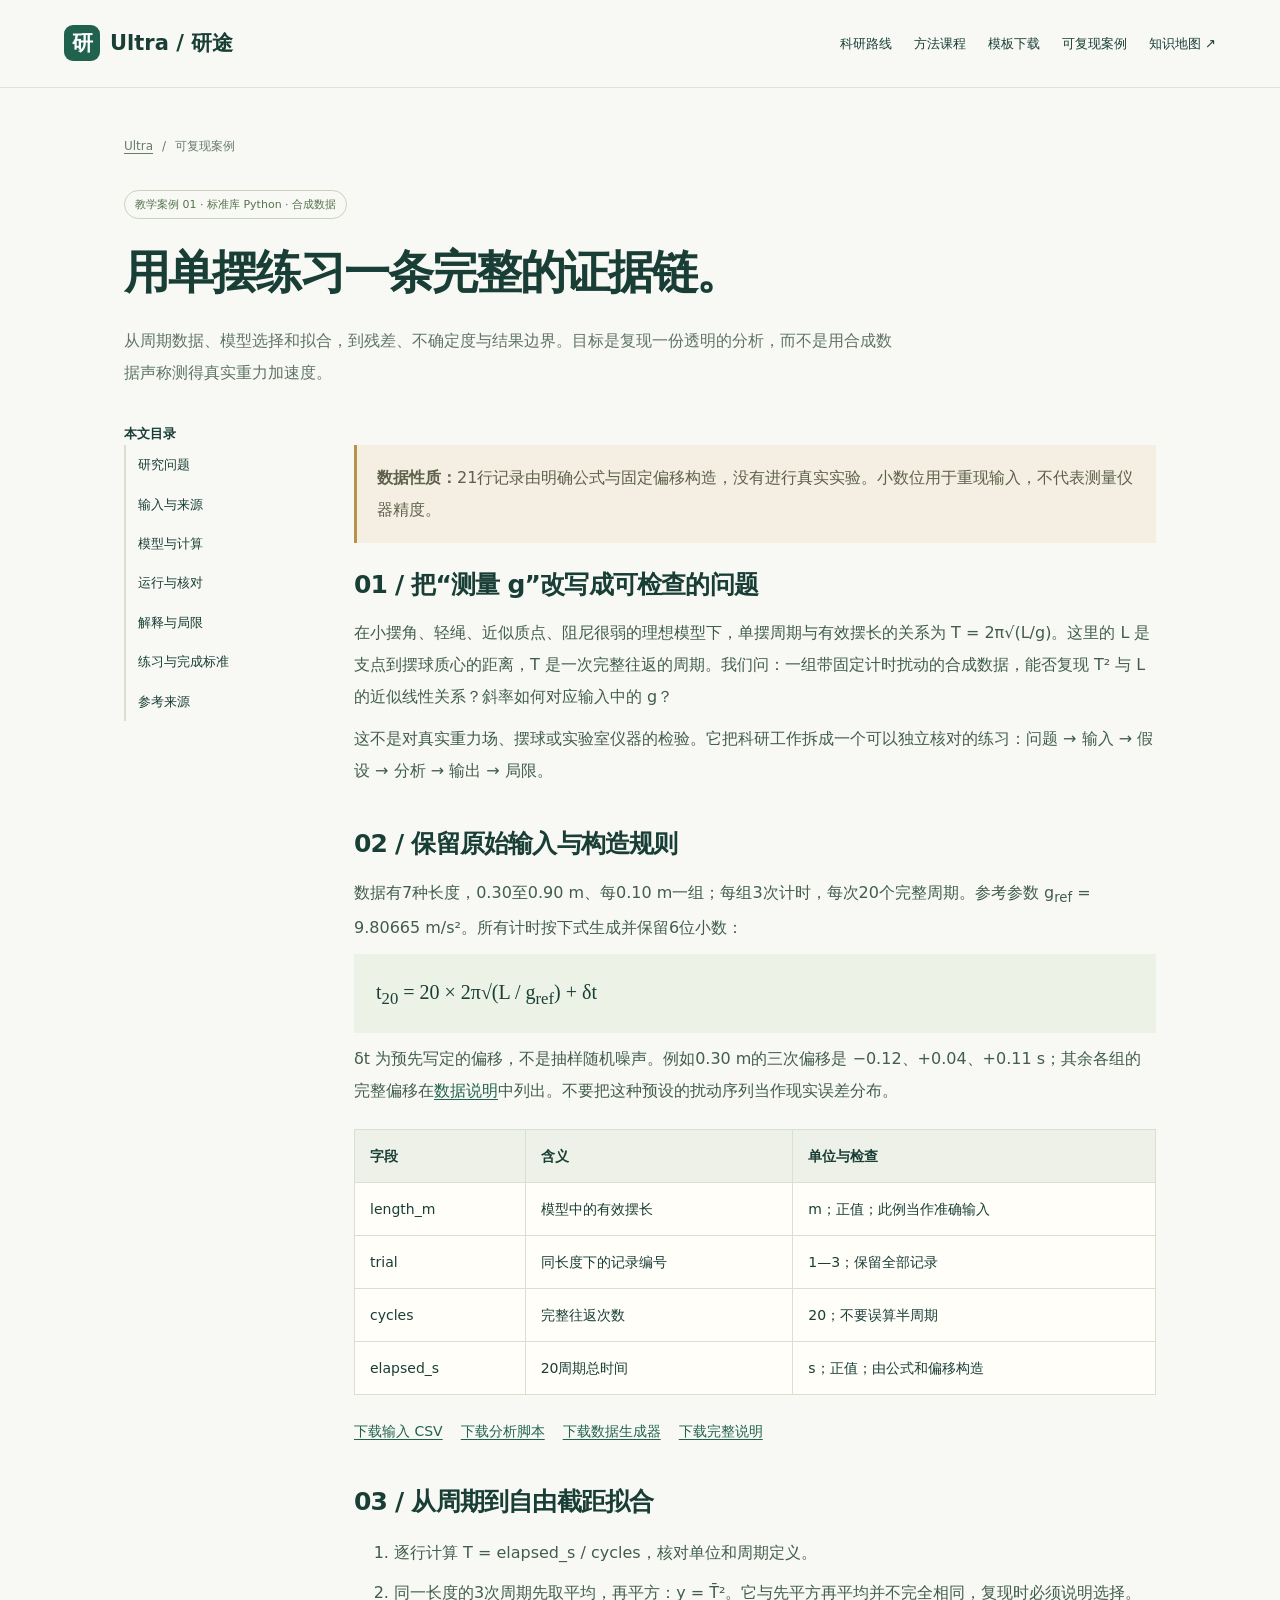
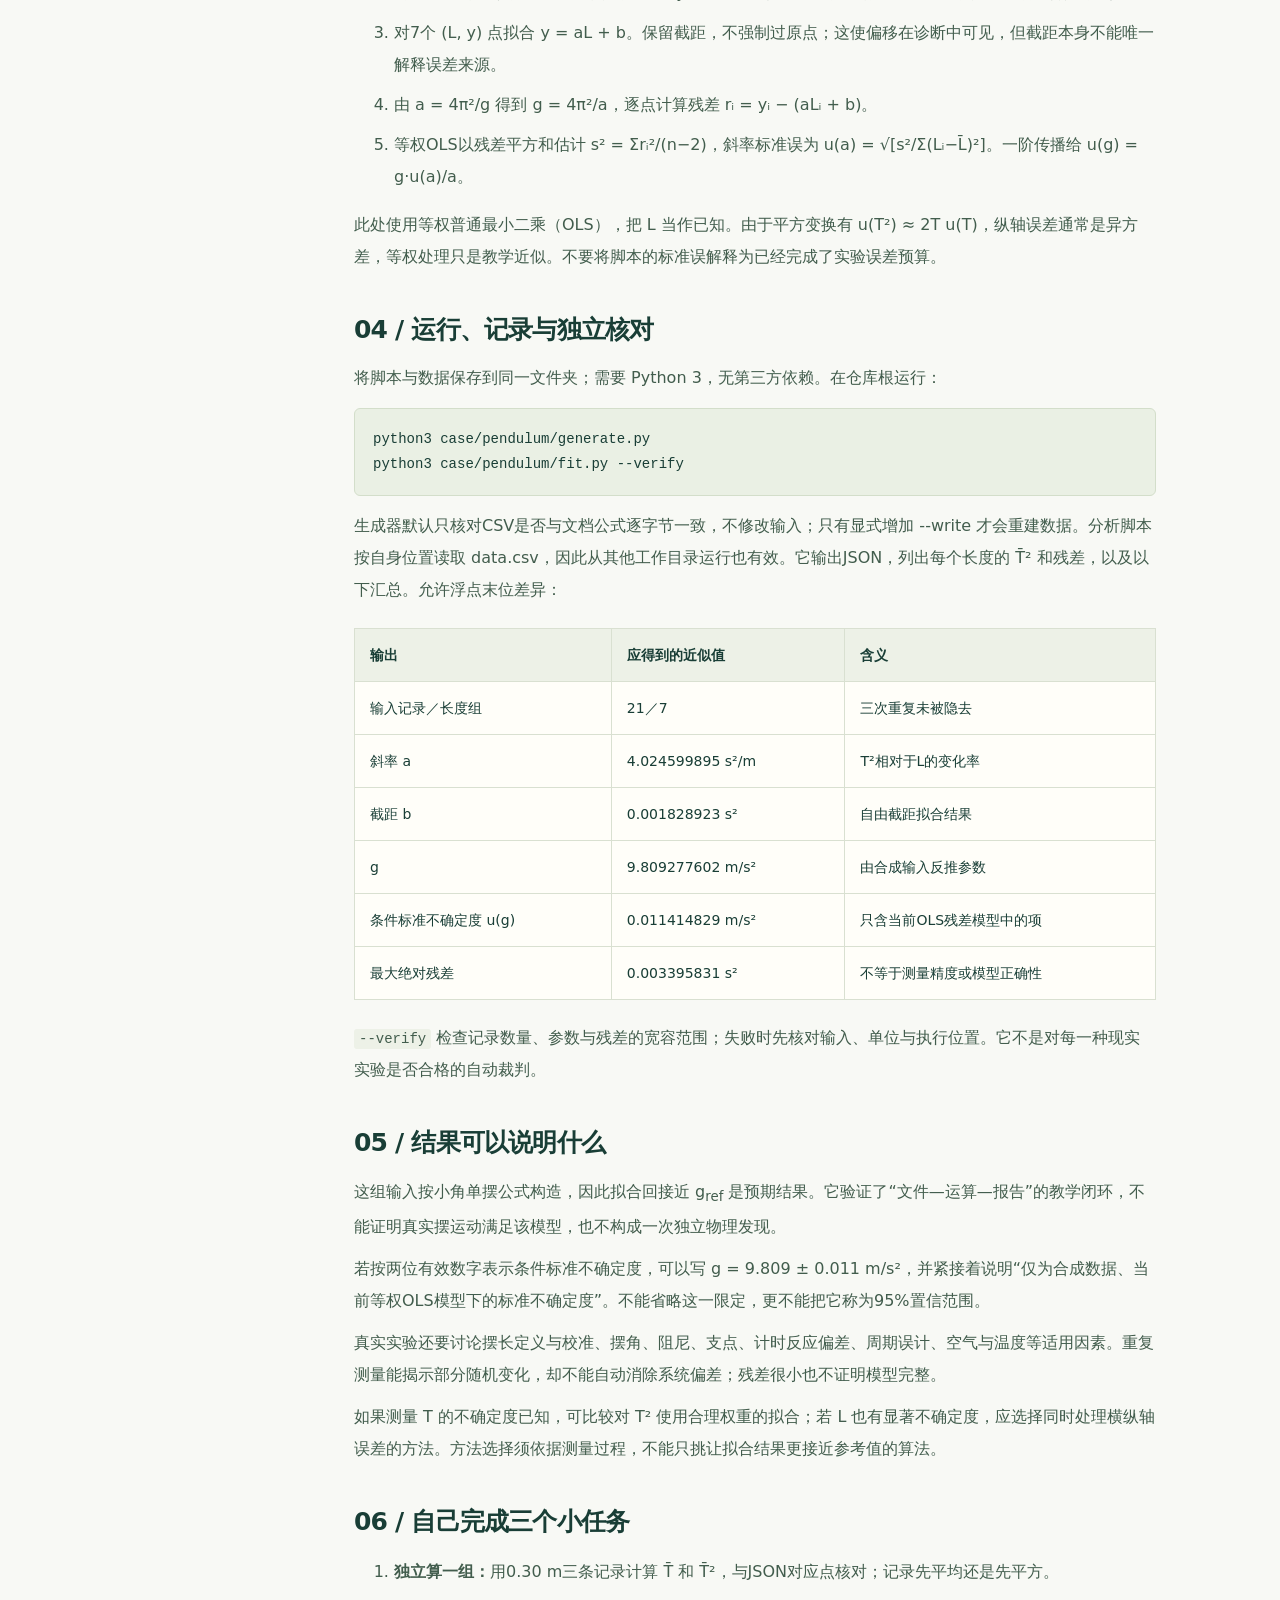
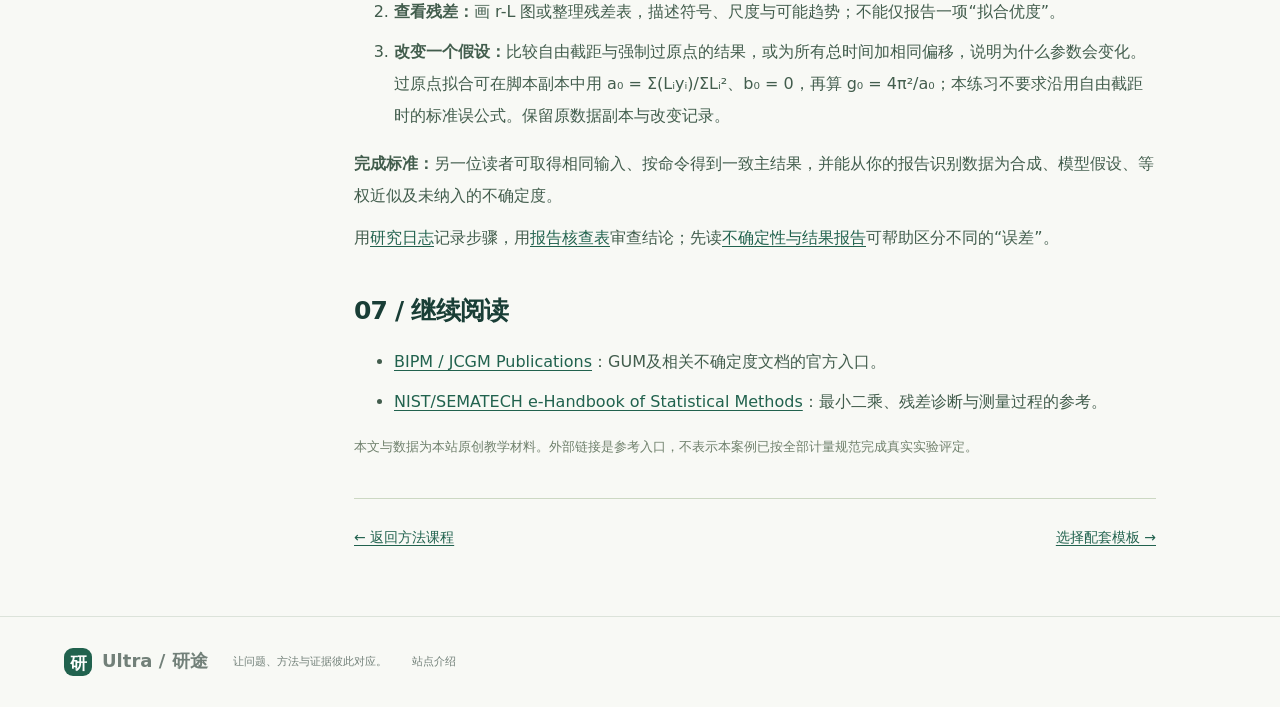
<file: case/pendulum.html>
<!doctype html><html lang="zh-CN"><head><meta charset="utf-8"><meta name="viewport" content="width=device-width,initial-scale=1"><meta name="description" content="用Python标准库复现单摆合成数据的周期拟合、残差与条件标准不确定度，理解模型和数据的边界。"><title>单摆合成数据复现案例 · Ultra / 研途</title><link rel="stylesheet" href="../assets/style.css"><link rel="stylesheet" href="../assets/library.css"></head><body><header class="library-header"><a class="brand" href="../index.html"><span class="logo">研</span>Ultra / 研途</a><nav aria-label="主导航"><a href="../index.html#roadmap">科研路线</a><a href="../methods/index.html">方法课程</a><a href="../templates/index.html">模板下载</a><a href="../case/pendulum.html">可复现案例</a><a href="https://illudew.github.io/">知识地图 ↗</a></nav></header><main class="library-main"><nav class="crumbs" aria-label="面包屑"><a href="../index.html">Ultra</a><span>/</span><span>可复现案例</span></nav><div class="library-lead"><span class="library-tag">教学案例 01 · 标准库 Python · 合成数据</span><h1>用单摆练习一条完整的证据链。</h1><p>从周期数据、模型选择和拟合，到残差、不确定度与结果边界。目标是复现一份透明的分析，而不是用合成数据声称测得真实重力加速度。</p></div><div class="reading-layout"><aside class="reading-toc" aria-label="本文目录"><strong>本文目录</strong><a href="#question">研究问题</a><a href="#data">输入与来源</a><a href="#model">模型与计算</a><a href="#run">运行与核对</a><a href="#limits">解释与局限</a><a href="#tasks">练习与完成标准</a><a href="#references">参考来源</a></aside><article class="reading-body"><div class="notice"><strong>数据性质：</strong>21行记录由明确公式与固定偏移构造，没有进行真实实验。小数位用于重现输入，不代表测量仪器精度。</div><section id="question"><h2>01 / 把“测量 g”改写成可检查的问题</h2><p>在小摆角、轻绳、近似质点、阻尼很弱的理想模型下，单摆周期与有效摆长的关系为 T = 2π√(L/g)。这里的 L 是支点到摆球质心的距离，T 是一次完整往返的周期。我们问：一组带固定计时扰动的合成数据，能否复现 T² 与 L 的近似线性关系？斜率如何对应输入中的 g？</p><p>这不是对真实重力场、摆球或实验室仪器的检验。它把科研工作拆成一个可以独立核对的练习：问题 → 输入 → 假设 → 分析 → 输出 → 局限。</p></section><section id="data"><h2>02 / 保留原始输入与构造规则</h2><p>数据有7种长度，0.30至0.90 m、每0.10 m一组；每组3次计时，每次20个完整周期。参考参数 g<sub>ref</sub> = 9.80665 m/s²。所有计时按下式生成并保留6位小数：</p><div class="formula">t<sub>20</sub> = 20 × 2π√(L / g<sub>ref</sub>) + δt</div><p>δt 为预先写定的偏移，不是抽样随机噪声。例如0.30 m的三次偏移是 −0.12、+0.04、+0.11 s；其余各组的完整偏移在<a href="pendulum/README.md">数据说明</a>中列出。不要把这种预设的扰动序列当作现实误差分布。</p><div class="table-scroll"><table><thead><tr><th>字段</th><th>含义</th><th>单位与检查</th></tr></thead><tbody><tr><td>length_m</td><td>模型中的有效摆长</td><td>m；正值；此例当作准确输入</td></tr><tr><td>trial</td><td>同长度下的记录编号</td><td>1—3；保留全部记录</td></tr><tr><td>cycles</td><td>完整往返次数</td><td>20；不要误算半周期</td></tr><tr><td>elapsed_s</td><td>20周期总时间</td><td>s；正值；由公式和偏移构造</td></tr></tbody></table></div><div class="download-row"><a href="pendulum/data.csv" download>下载输入 CSV</a><a href="pendulum/fit.py" download>下载分析脚本</a><a href="pendulum/generate.py" download>下载数据生成器</a><a href="pendulum/README.md" download>下载完整说明</a></div></section><section id="model"><h2>03 / 从周期到自由截距拟合</h2><ol><li>逐行计算 T = elapsed_s / cycles，核对单位和周期定义。</li><li>同一长度的3次周期先取平均，再平方：y = T̄²。它与先平方再平均并不完全相同，复现时必须说明选择。</li><li>对7个 (L, y) 点拟合 y = aL + b。保留截距，不强制过原点；这使偏移在诊断中可见，但截距本身不能唯一解释误差来源。</li><li>由 a = 4π²/g 得到 g = 4π²/a，逐点计算残差 rᵢ = yᵢ − (aLᵢ + b)。</li><li>等权OLS以残差平方和估计 s² = Σrᵢ²/(n−2)，斜率标准误为 u(a) = √[s²/Σ(Lᵢ−L̄)²]。一阶传播给 u(g) = g·u(a)/a。</li></ol><p>此处使用等权普通最小二乘（OLS），把 L 当作已知。由于平方变换有 u(T²) ≈ 2T u(T)，纵轴误差通常是异方差，等权处理只是教学近似。不要将脚本的标准误解释为已经完成了实验误差预算。</p></section><section id="run"><h2>04 / 运行、记录与独立核对</h2><p>将脚本与数据保存到同一文件夹；需要 Python 3，无第三方依赖。在仓库根运行：</p><pre><code>python3 case/pendulum/generate.py
python3 case/pendulum/fit.py --verify</code></pre><p>生成器默认只核对CSV是否与文档公式逐字节一致，不修改输入；只有显式增加 --write 才会重建数据。分析脚本按自身位置读取 data.csv，因此从其他工作目录运行也有效。它输出JSON，列出每个长度的 T̄² 和残差，以及以下汇总。允许浮点末位差异：</p><div class="table-scroll"><table><thead><tr><th>输出</th><th>应得到的近似值</th><th>含义</th></tr></thead><tbody><tr><td>输入记录／长度组</td><td>21／7</td><td>三次重复未被隐去</td></tr><tr><td>斜率 a</td><td>4.024599895 s²/m</td><td>T²相对于L的变化率</td></tr><tr><td>截距 b</td><td>0.001828923 s²</td><td>自由截距拟合结果</td></tr><tr><td>g</td><td>9.809277602 m/s²</td><td>由合成输入反推参数</td></tr><tr><td>条件标准不确定度 u(g)</td><td>0.011414829 m/s²</td><td>只含当前OLS残差模型中的项</td></tr><tr><td>最大绝对残差</td><td>0.003395831 s²</td><td>不等于测量精度或模型正确性</td></tr></tbody></table></div><p><code>--verify</code> 检查记录数量、参数与残差的宽容范围；失败时先核对输入、单位与执行位置。它不是对每一种现实实验是否合格的自动裁判。</p></section><section id="limits"><h2>05 / 结果可以说明什么</h2><p>这组输入按小角单摆公式构造，因此拟合回接近 g<sub>ref</sub> 是预期结果。它验证了“文件—运算—报告”的教学闭环，不能证明真实摆运动满足该模型，也不构成一次独立物理发现。</p><p>若按两位有效数字表示条件标准不确定度，可以写 g = 9.809 ± 0.011 m/s²，并紧接着说明“仅为合成数据、当前等权OLS模型下的标准不确定度”。不能省略这一限定，更不能把它称为95%置信范围。</p><p>真实实验还要讨论摆长定义与校准、摆角、阻尼、支点、计时反应偏差、周期误计、空气与温度等适用因素。重复测量能揭示部分随机变化，却不能自动消除系统偏差；残差很小也不证明模型完整。</p><p>如果测量 T 的不确定度已知，可比较对 T² 使用合理权重的拟合；若 L 也有显著不确定度，应选择同时处理横纵轴误差的方法。方法选择须依据测量过程，不能只挑让拟合结果更接近参考值的算法。</p></section><section id="tasks"><h2>06 / 自己完成三个小任务</h2><ol><li><strong>独立算一组：</strong>用0.30 m三条记录计算 T̄ 和 T̄²，与JSON对应点核对；记录先平均还是先平方。</li><li><strong>查看残差：</strong>画 r-L 图或整理残差表，描述符号、尺度与可能趋势；不能仅报告一项“拟合优度”。</li><li><strong>改变一个假设：</strong>比较自由截距与强制过原点的结果，或为所有总时间加相同偏移，说明为什么参数会变化。过原点拟合可在脚本副本中用 a₀ = Σ(Lᵢyᵢ)/ΣLᵢ²、b₀ = 0，再算 g₀ = 4π²/a₀；本练习不要求沿用自由截距时的标准误公式。保留原数据副本与改变记录。</li></ol><p><strong>完成标准：</strong>另一位读者可取得相同输入、按命令得到一致主结果，并能从你的报告识别数据为合成、模型假设、等权近似及未纳入的不确定度。</p><p>用<a href="../templates/research-log.md" download>研究日志</a>记录步骤，用<a href="../templates/report-checklist.md" download>报告核查表</a>审查结论；先读<a href="../methods/uncertainty.html">不确定性与结果报告</a>可帮助区分不同的“误差”。</p></section><section id="references"><h2>07 / 继续阅读</h2><ul><li><a href="https://www.bipm.org/en/committees/jc/jcgm/publications" target="_blank" rel="noopener noreferrer">BIPM / JCGM Publications</a>：GUM及相关不确定度文档的官方入口。</li><li><a href="https://www.itl.nist.gov/div898/handbook/" target="_blank" rel="noopener noreferrer">NIST/SEMATECH e-Handbook of Statistical Methods</a>：最小二乘、残差诊断与测量过程的参考。</li></ul><p class="source-note">本文与数据为本站原创教学材料。外部链接是参考入口，不表示本案例已按全部计量规范完成真实实验评定。</p></section><div class="library-bridge"><a href="../methods/index.html">← 返回方法课程</a><a href="../templates/index.html">选择配套模板 →</a></div></article></div></main><footer><a class="brand" href="../index.html"><span class="logo">研</span>Ultra / 研途</a><p>让问题、方法与证据彼此对应。</p><a href="../about.html">站点介绍</a></footer></body></html>
</file>
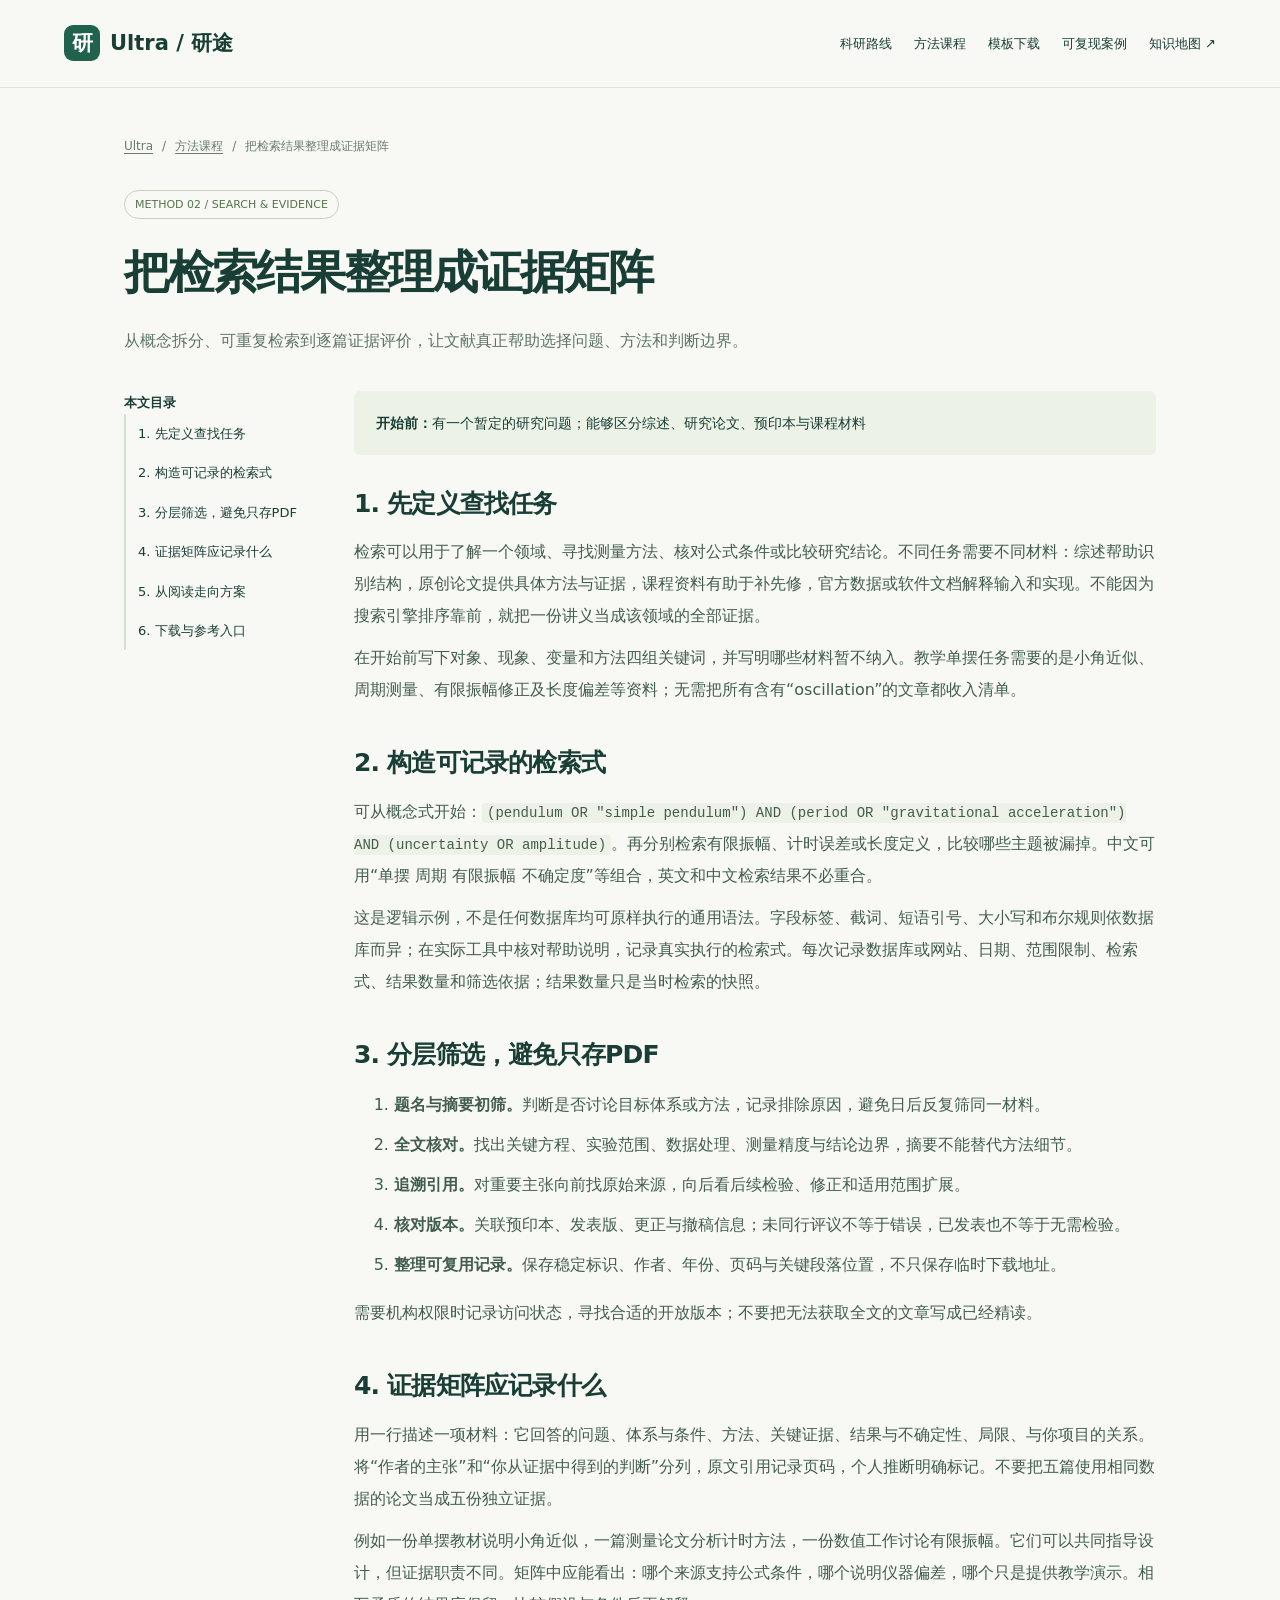
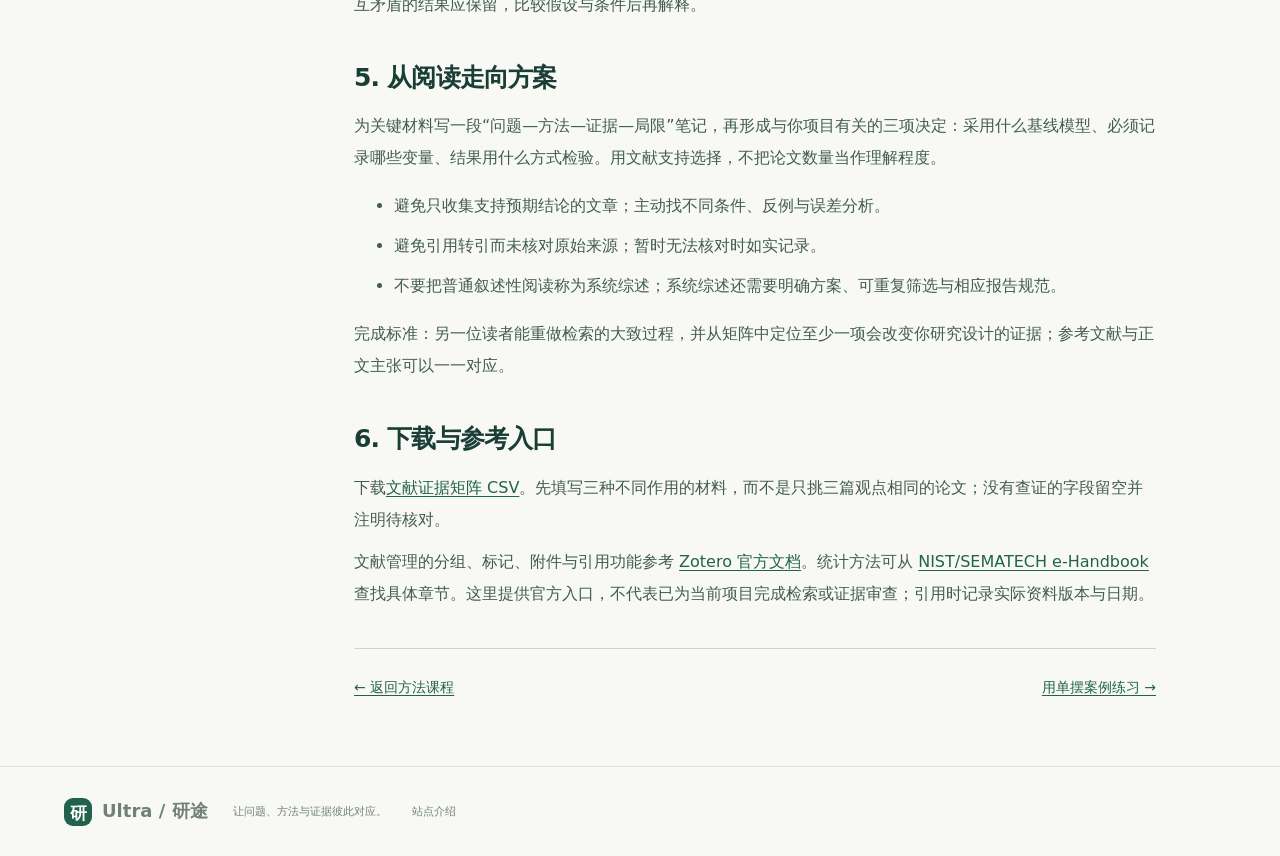
<file: methods/literature.html>
<!doctype html><html lang="zh-CN"><head><meta charset="utf-8"><meta name="viewport" content="width=device-width,initial-scale=1"><meta name="description" content="从概念拆分、可重复检索到逐篇证据评价，让文献真正帮助选择问题、方法和判断边界。"><title>把检索结果整理成证据矩阵 · Ultra / 研途</title><link rel="stylesheet" href="../assets/style.css"><link rel="stylesheet" href="../assets/library.css"></head><body><header class="library-header"><a class="brand" href="../index.html"><span class="logo">研</span>Ultra / 研途</a><nav aria-label="主导航"><a href="../index.html#roadmap">科研路线</a><a href="../methods/index.html">方法课程</a><a href="../templates/index.html">模板下载</a><a href="../case/pendulum.html">可复现案例</a><a href="https://illudew.github.io/">知识地图 ↗</a></nav></header><main class="library-main"><nav class="crumbs" aria-label="面包屑"><a href="../index.html">Ultra</a><span>/</span><a href="index.html">方法课程</a><span>/</span><span>把检索结果整理成证据矩阵</span></nav><div class="library-lead"><span class="library-tag">METHOD 02 / SEARCH &amp; EVIDENCE</span><h1>把检索结果整理成证据矩阵</h1><p>从概念拆分、可重复检索到逐篇证据评价，让文献真正帮助选择问题、方法和判断边界。</p></div><div class="reading-layout"><aside class="reading-toc" aria-label="本文目录"><strong>本文目录</strong><a href="#section-0">1. 先定义查找任务</a><a href="#section-1">2. 构造可记录的检索式</a><a href="#section-2">3. 分层筛选，避免只存PDF</a><a href="#section-3">4. 证据矩阵应记录什么</a><a href="#section-4">5. 从阅读走向方案</a><a href="#section-5">6. 下载与参考入口</a></aside><article class="reading-body"><div class="method-prereq"><b>开始前：</b>有一个暂定的研究问题；能够区分综述、研究论文、预印本与课程材料</div><section id="section-0"><h2>1. 先定义查找任务</h2><p>检索可以用于了解一个领域、寻找测量方法、核对公式条件或比较研究结论。不同任务需要不同材料：综述帮助识别结构，原创论文提供具体方法与证据，课程资料有助于补先修，官方数据或软件文档解释输入和实现。不能因为搜索引擎排序靠前，就把一份讲义当成该领域的全部证据。</p><p>在开始前写下对象、现象、变量和方法四组关键词，并写明哪些材料暂不纳入。教学单摆任务需要的是小角近似、周期测量、有限振幅修正及长度偏差等资料；无需把所有含有“oscillation”的文章都收入清单。</p></section><section id="section-1"><h2>2. 构造可记录的检索式</h2><p>可从概念式开始：<code>(pendulum OR "simple pendulum") AND (period OR "gravitational acceleration") AND (uncertainty OR amplitude)</code>。再分别检索有限振幅、计时误差或长度定义，比较哪些主题被漏掉。中文可用“单摆 周期 有限振幅 不确定度”等组合，英文和中文检索结果不必重合。</p><p>这是逻辑示例，不是任何数据库均可原样执行的通用语法。字段标签、截词、短语引号、大小写和布尔规则依数据库而异；在实际工具中核对帮助说明，记录真实执行的检索式。每次记录数据库或网站、日期、范围限制、检索式、结果数量和筛选依据；结果数量只是当时检索的快照。</p></section><section id="section-2"><h2>3. 分层筛选，避免只存PDF</h2><ol><li><strong>题名与摘要初筛。</strong>判断是否讨论目标体系或方法，记录排除原因，避免日后反复筛同一材料。</li><li><strong>全文核对。</strong>找出关键方程、实验范围、数据处理、测量精度与结论边界，摘要不能替代方法细节。</li><li><strong>追溯引用。</strong>对重要主张向前找原始来源，向后看后续检验、修正和适用范围扩展。</li><li><strong>核对版本。</strong>关联预印本、发表版、更正与撤稿信息；未同行评议不等于错误，已发表也不等于无需检验。</li><li><strong>整理可复用记录。</strong>保存稳定标识、作者、年份、页码与关键段落位置，不只保存临时下载地址。</li></ol><p>需要机构权限时记录访问状态，寻找合适的开放版本；不要把无法获取全文的文章写成已经精读。</p></section><section id="section-3"><h2>4. 证据矩阵应记录什么</h2><p>用一行描述一项材料：它回答的问题、体系与条件、方法、关键证据、结果与不确定性、局限、与你项目的关系。将“作者的主张”和“你从证据中得到的判断”分列，原文引用记录页码，个人推断明确标记。不要把五篇使用相同数据的论文当成五份独立证据。</p><p>例如一份单摆教材说明小角近似，一篇测量论文分析计时方法，一份数值工作讨论有限振幅。它们可以共同指导设计，但证据职责不同。矩阵中应能看出：哪个来源支持公式条件，哪个说明仪器偏差，哪个只是提供教学演示。相互矛盾的结果应保留，比较假设与条件后再解释。</p></section><section id="section-4"><h2>5. 从阅读走向方案</h2><p>为关键材料写一段“问题—方法—证据—局限”笔记，再形成与你项目有关的三项决定：采用什么基线模型、必须记录哪些变量、结果用什么方式检验。用文献支持选择，不把论文数量当作理解程度。</p><ul><li>避免只收集支持预期结论的文章；主动找不同条件、反例与误差分析。</li><li>避免引用转引而未核对原始来源；暂时无法核对时如实记录。</li><li>不要把普通叙述性阅读称为系统综述；系统综述还需要明确方案、可重复筛选与相应报告规范。</li></ul><p>完成标准：另一位读者能重做检索的大致过程，并从矩阵中定位至少一项会改变你研究设计的证据；参考文献与正文主张可以一一对应。</p></section><section id="section-5"><h2>6. 下载与参考入口</h2><p>下载<a href="../templates/literature-matrix.csv" download>文献证据矩阵 CSV</a>。先填写三种不同作用的材料，而不是只挑三篇观点相同的论文；没有查证的字段留空并注明待核对。</p><p>文献管理的分组、标记、附件与引用功能参考 <a href="https://www.zotero.org/support/" target="_blank" rel="noopener noreferrer">Zotero 官方文档</a>。统计方法可从 <a href="https://www.itl.nist.gov/div898/handbook/" target="_blank" rel="noopener noreferrer">NIST/SEMATECH e-Handbook</a> 查找具体章节。这里提供官方入口，不代表已为当前项目完成检索或证据审查；引用时记录实际资料版本与日期。</p></section><div class="library-bridge"><a href="index.html">← 返回方法课程</a><a href="../case/pendulum.html">用单摆案例练习 →</a></div></article></div></main><footer><a class="brand" href="../index.html"><span class="logo">研</span>Ultra / 研途</a><p>让问题、方法与证据彼此对应。</p><a href="../about.html">站点介绍</a></footer></body></html>
</file>
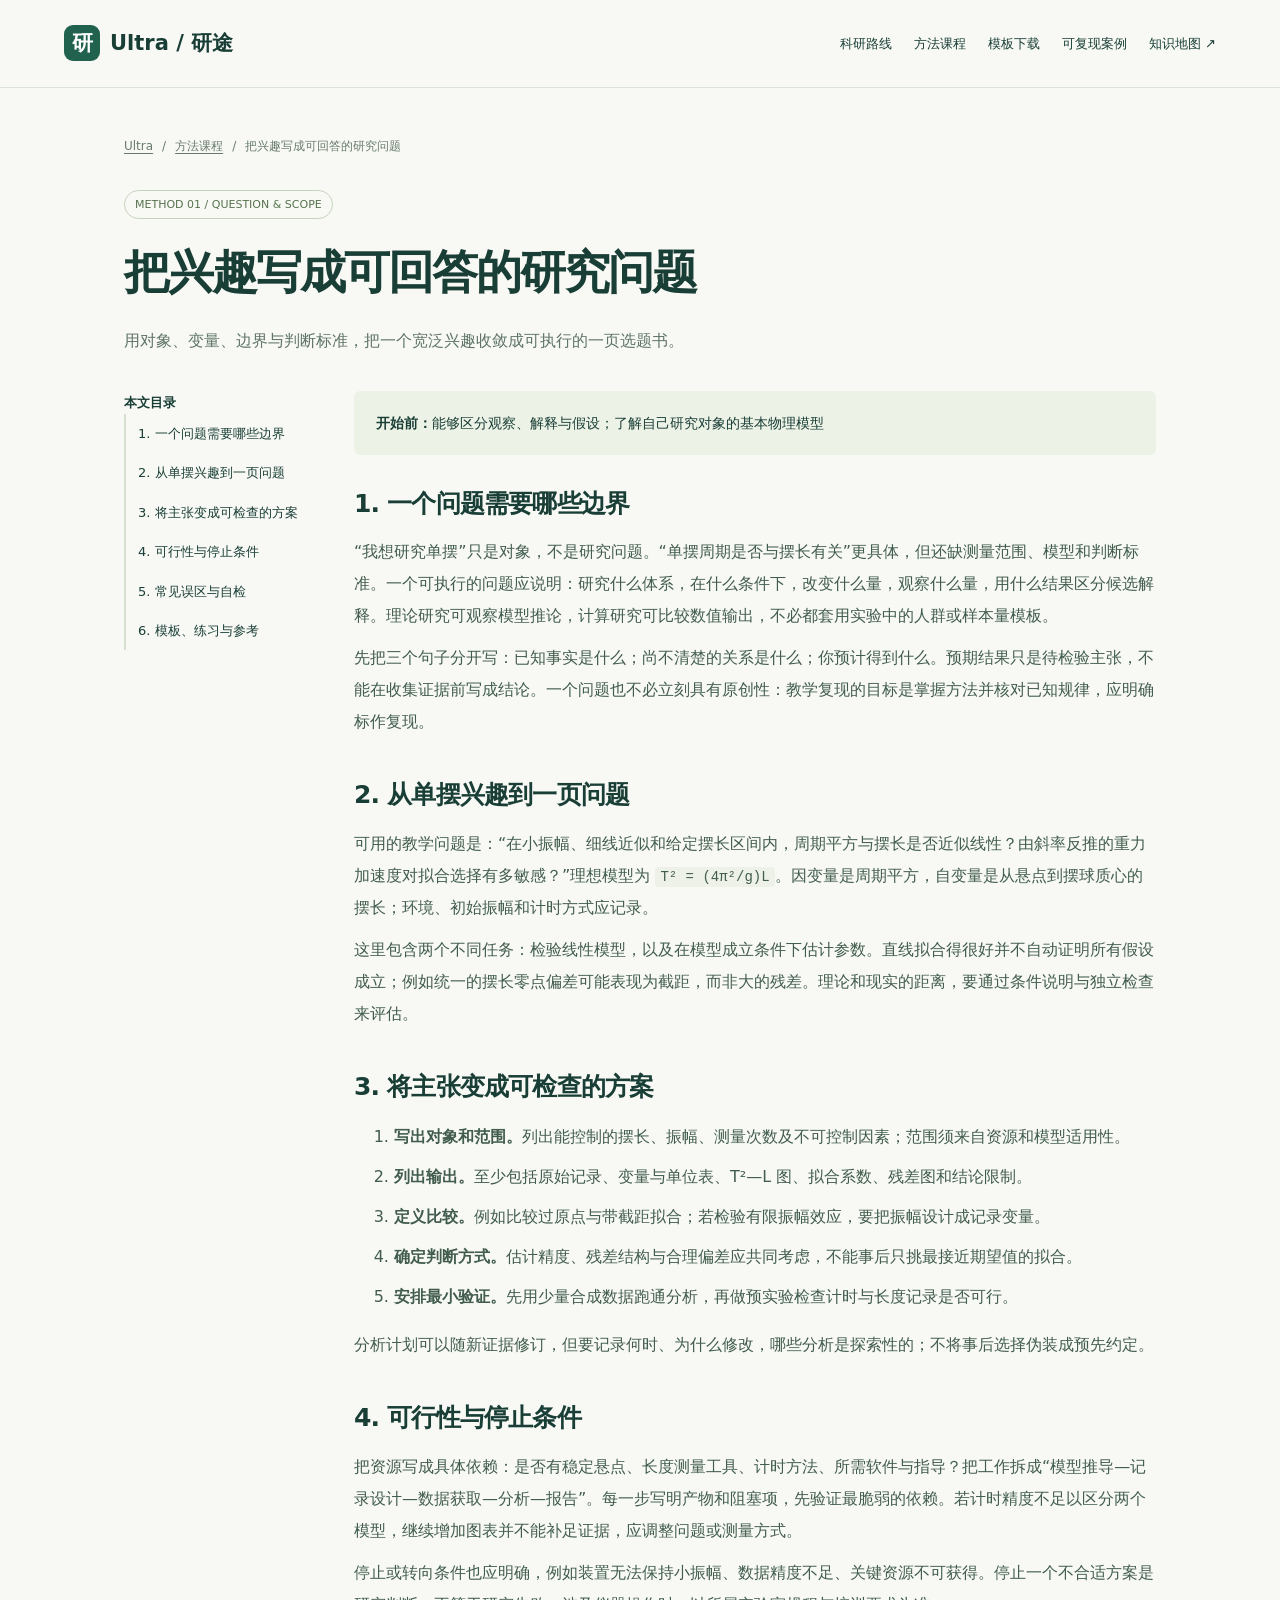
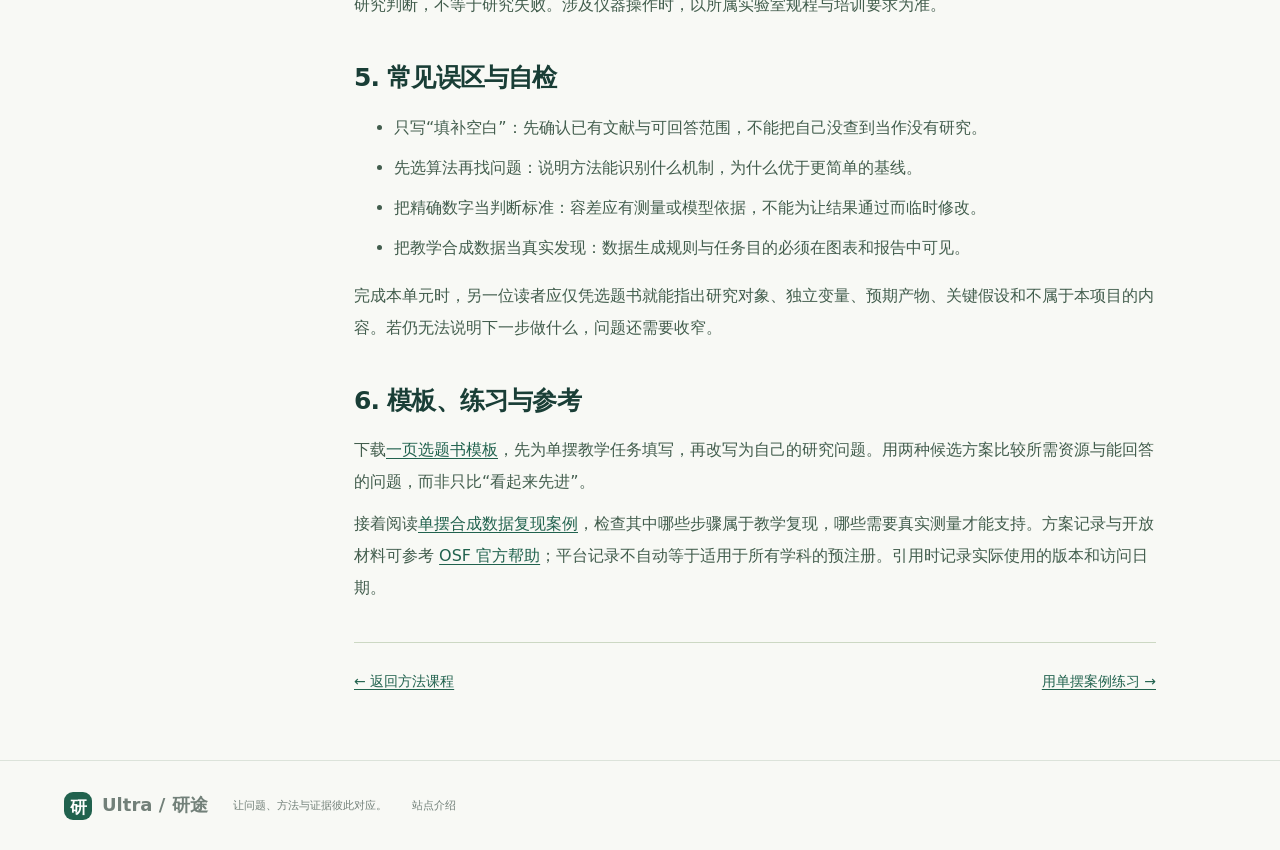
<file: methods/question.html>
<!doctype html><html lang="zh-CN"><head><meta charset="utf-8"><meta name="viewport" content="width=device-width,initial-scale=1"><meta name="description" content="用对象、变量、边界与判断标准，把一个宽泛兴趣收敛成可执行的一页选题书。"><title>把兴趣写成可回答的研究问题 · Ultra / 研途</title><link rel="stylesheet" href="../assets/style.css"><link rel="stylesheet" href="../assets/library.css"></head><body><header class="library-header"><a class="brand" href="../index.html"><span class="logo">研</span>Ultra / 研途</a><nav aria-label="主导航"><a href="../index.html#roadmap">科研路线</a><a href="../methods/index.html">方法课程</a><a href="../templates/index.html">模板下载</a><a href="../case/pendulum.html">可复现案例</a><a href="https://illudew.github.io/">知识地图 ↗</a></nav></header><main class="library-main"><nav class="crumbs" aria-label="面包屑"><a href="../index.html">Ultra</a><span>/</span><a href="index.html">方法课程</a><span>/</span><span>把兴趣写成可回答的研究问题</span></nav><div class="library-lead"><span class="library-tag">METHOD 01 / QUESTION &amp; SCOPE</span><h1>把兴趣写成可回答的研究问题</h1><p>用对象、变量、边界与判断标准，把一个宽泛兴趣收敛成可执行的一页选题书。</p></div><div class="reading-layout"><aside class="reading-toc" aria-label="本文目录"><strong>本文目录</strong><a href="#section-0">1. 一个问题需要哪些边界</a><a href="#section-1">2. 从单摆兴趣到一页问题</a><a href="#section-2">3. 将主张变成可检查的方案</a><a href="#section-3">4. 可行性与停止条件</a><a href="#section-4">5. 常见误区与自检</a><a href="#section-5">6. 模板、练习与参考</a></aside><article class="reading-body"><div class="method-prereq"><b>开始前：</b>能够区分观察、解释与假设；了解自己研究对象的基本物理模型</div><section id="section-0"><h2>1. 一个问题需要哪些边界</h2><p>“我想研究单摆”只是对象，不是研究问题。“单摆周期是否与摆长有关”更具体，但还缺测量范围、模型和判断标准。一个可执行的问题应说明：研究什么体系，在什么条件下，改变什么量，观察什么量，用什么结果区分候选解释。理论研究可观察模型推论，计算研究可比较数值输出，不必都套用实验中的人群或样本量模板。</p><p>先把三个句子分开写：已知事实是什么；尚不清楚的关系是什么；你预计得到什么。预期结果只是待检验主张，不能在收集证据前写成结论。一个问题也不必立刻具有原创性：教学复现的目标是掌握方法并核对已知规律，应明确标作复现。</p></section><section id="section-1"><h2>2. 从单摆兴趣到一页问题</h2><p>可用的教学问题是：“在小振幅、细线近似和给定摆长区间内，周期平方与摆长是否近似线性？由斜率反推的重力加速度对拟合选择有多敏感？”理想模型为 <code>T² = (4π²/g)L</code>。因变量是周期平方，自变量是从悬点到摆球质心的摆长；环境、初始振幅和计时方式应记录。</p><p>这里包含两个不同任务：检验线性模型，以及在模型成立条件下估计参数。直线拟合得很好并不自动证明所有假设成立；例如统一的摆长零点偏差可能表现为截距，而非大的残差。理论和现实的距离，要通过条件说明与独立检查来评估。</p></section><section id="section-2"><h2>3. 将主张变成可检查的方案</h2><ol><li><strong>写出对象和范围。</strong>列出能控制的摆长、振幅、测量次数及不可控制因素；范围须来自资源和模型适用性。</li><li><strong>列出输出。</strong>至少包括原始记录、变量与单位表、T²—L 图、拟合系数、残差图和结论限制。</li><li><strong>定义比较。</strong>例如比较过原点与带截距拟合；若检验有限振幅效应，要把振幅设计成记录变量。</li><li><strong>确定判断方式。</strong>估计精度、残差结构与合理偏差应共同考虑，不能事后只挑最接近期望值的拟合。</li><li><strong>安排最小验证。</strong>先用少量合成数据跑通分析，再做预实验检查计时与长度记录是否可行。</li></ol><p>分析计划可以随新证据修订，但要记录何时、为什么修改，哪些分析是探索性的；不将事后选择伪装成预先约定。</p></section><section id="section-3"><h2>4. 可行性与停止条件</h2><p>把资源写成具体依赖：是否有稳定悬点、长度测量工具、计时方法、所需软件与指导？把工作拆成“模型推导—记录设计—数据获取—分析—报告”。每一步写明产物和阻塞项，先验证最脆弱的依赖。若计时精度不足以区分两个模型，继续增加图表并不能补足证据，应调整问题或测量方式。</p><p>停止或转向条件也应明确，例如装置无法保持小振幅、数据精度不足、关键资源不可获得。停止一个不合适方案是研究判断，不等于研究失败。涉及仪器操作时，以所属实验室规程与培训要求为准。</p></section><section id="section-4"><h2>5. 常见误区与自检</h2><ul><li>只写“填补空白”：先确认已有文献与可回答范围，不能把自己没查到当作没有研究。</li><li>先选算法再找问题：说明方法能识别什么机制，为什么优于更简单的基线。</li><li>把精确数字当判断标准：容差应有测量或模型依据，不能为让结果通过而临时修改。</li><li>把教学合成数据当真实发现：数据生成规则与任务目的必须在图表和报告中可见。</li></ul><p>完成本单元时，另一位读者应仅凭选题书就能指出研究对象、独立变量、预期产物、关键假设和不属于本项目的内容。若仍无法说明下一步做什么，问题还需要收窄。</p></section><section id="section-5"><h2>6. 模板、练习与参考</h2><p>下载<a href="../templates/project-brief.md" download>一页选题书模板</a>，先为单摆教学任务填写，再改写为自己的研究问题。用两种候选方案比较所需资源与能回答的问题，而非只比“看起来先进”。</p><p>接着阅读<a href="../case/pendulum.html">单摆合成数据复现案例</a>，检查其中哪些步骤属于教学复现，哪些需要真实测量才能支持。方案记录与开放材料可参考 <a href="https://help.osf.io/" target="_blank" rel="noopener noreferrer">OSF 官方帮助</a>；平台记录不自动等于适用于所有学科的预注册。引用时记录实际使用的版本和访问日期。</p></section><div class="library-bridge"><a href="index.html">← 返回方法课程</a><a href="../case/pendulum.html">用单摆案例练习 →</a></div></article></div></main><footer><a class="brand" href="../index.html"><span class="logo">研</span>Ultra / 研途</a><p>让问题、方法与证据彼此对应。</p><a href="../about.html">站点介绍</a></footer></body></html>
</file>
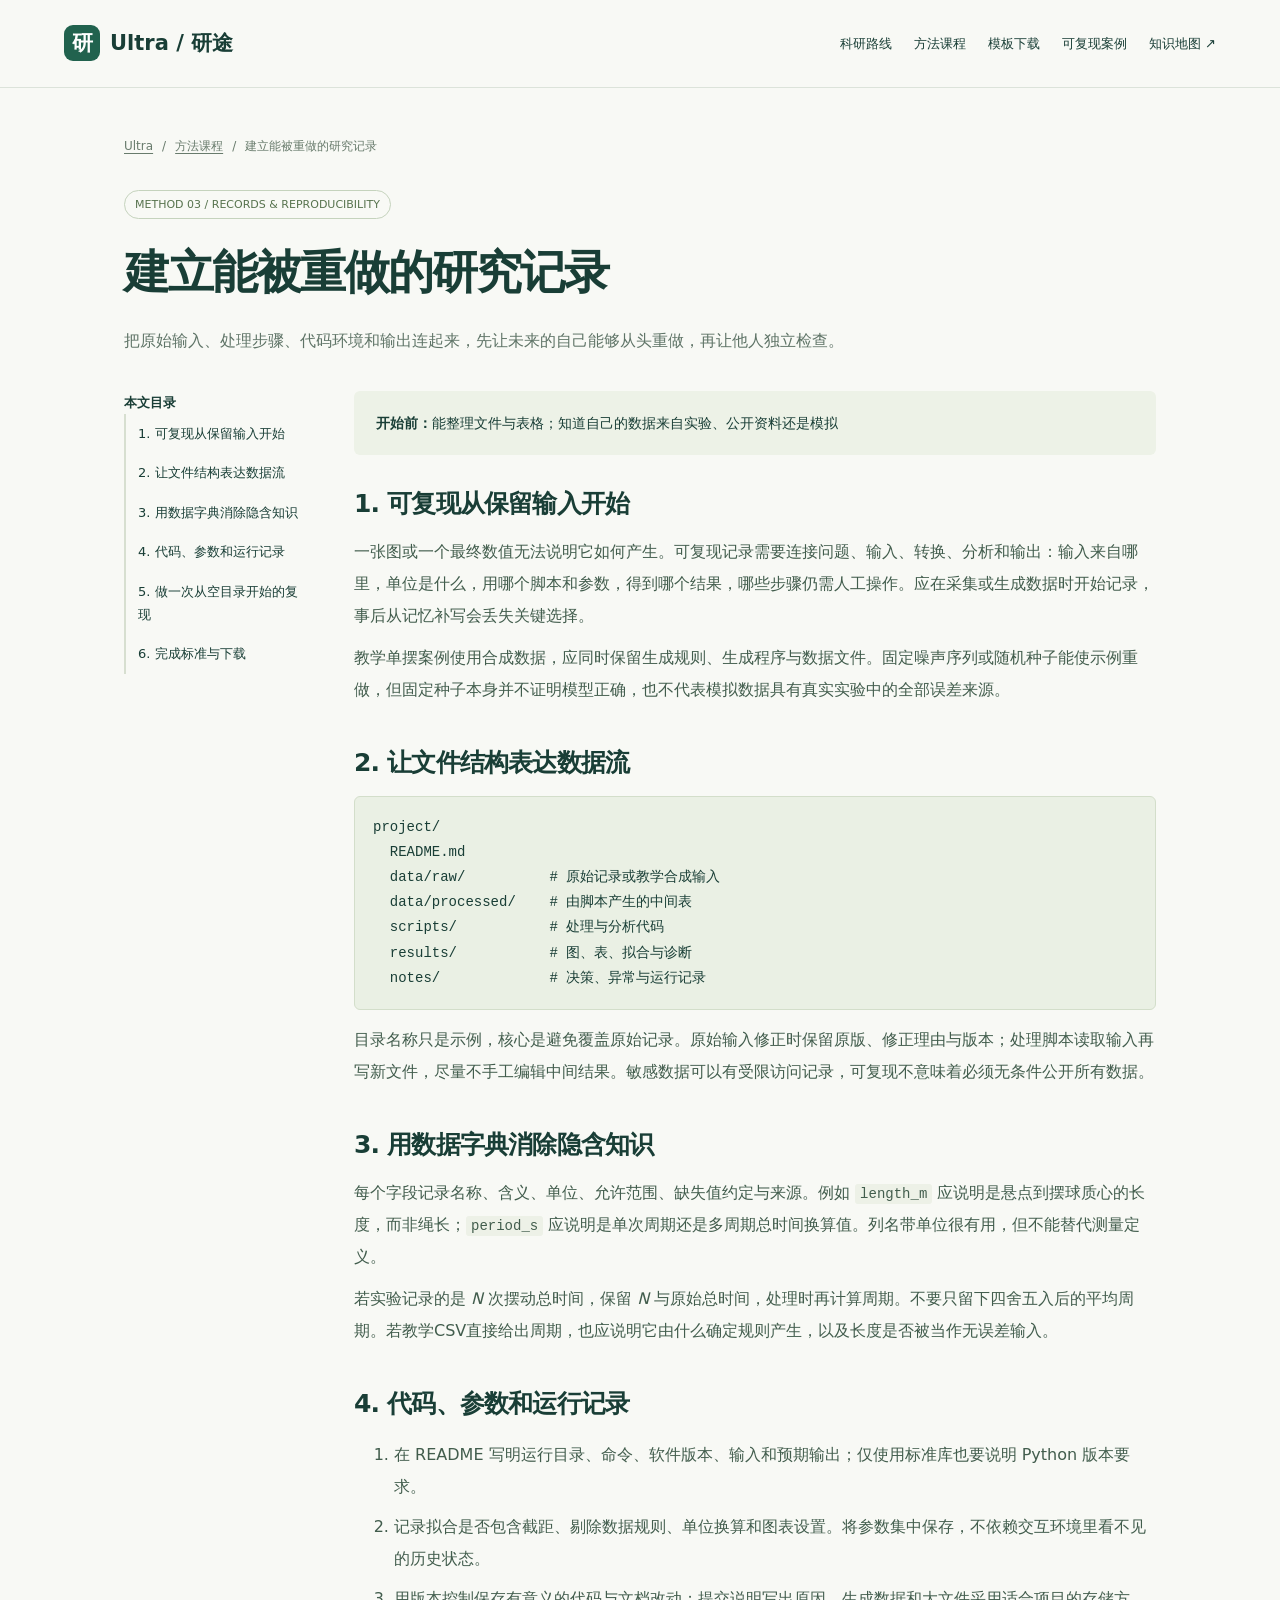
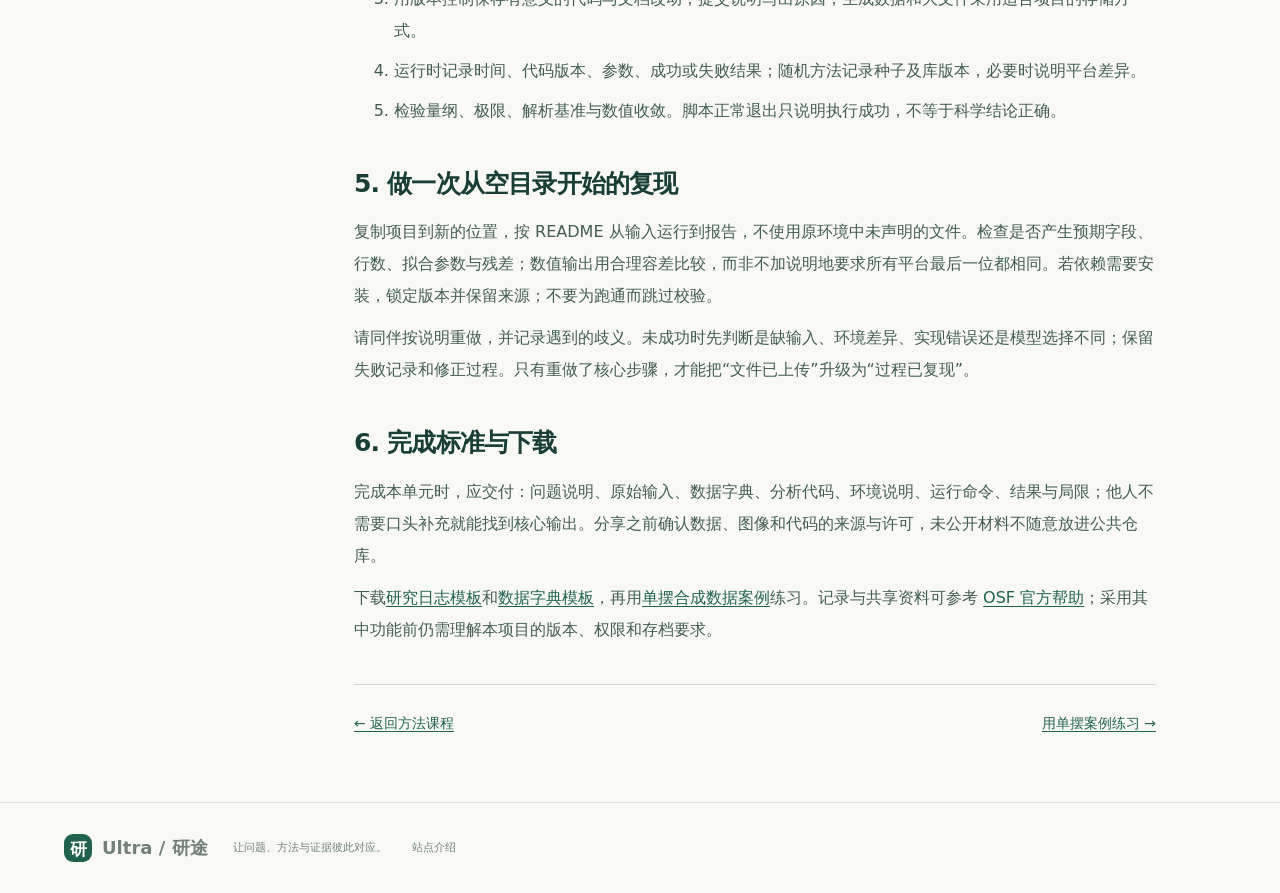
<file: methods/reproducibility.html>
<!doctype html><html lang="zh-CN"><head><meta charset="utf-8"><meta name="viewport" content="width=device-width,initial-scale=1"><meta name="description" content="把原始输入、处理步骤、代码环境和输出连起来，先让未来的自己能够从头重做，再让他人独立检查。"><title>建立能被重做的研究记录 · Ultra / 研途</title><link rel="stylesheet" href="../assets/style.css"><link rel="stylesheet" href="../assets/library.css"></head><body><header class="library-header"><a class="brand" href="../index.html"><span class="logo">研</span>Ultra / 研途</a><nav aria-label="主导航"><a href="../index.html#roadmap">科研路线</a><a href="../methods/index.html">方法课程</a><a href="../templates/index.html">模板下载</a><a href="../case/pendulum.html">可复现案例</a><a href="https://illudew.github.io/">知识地图 ↗</a></nav></header><main class="library-main"><nav class="crumbs" aria-label="面包屑"><a href="../index.html">Ultra</a><span>/</span><a href="index.html">方法课程</a><span>/</span><span>建立能被重做的研究记录</span></nav><div class="library-lead"><span class="library-tag">METHOD 03 / RECORDS &amp; REPRODUCIBILITY</span><h1>建立能被重做的研究记录</h1><p>把原始输入、处理步骤、代码环境和输出连起来，先让未来的自己能够从头重做，再让他人独立检查。</p></div><div class="reading-layout"><aside class="reading-toc" aria-label="本文目录"><strong>本文目录</strong><a href="#section-0">1. 可复现从保留输入开始</a><a href="#section-1">2. 让文件结构表达数据流</a><a href="#section-2">3. 用数据字典消除隐含知识</a><a href="#section-3">4. 代码、参数和运行记录</a><a href="#section-4">5. 做一次从空目录开始的复现</a><a href="#section-5">6. 完成标准与下载</a></aside><article class="reading-body"><div class="method-prereq"><b>开始前：</b>能整理文件与表格；知道自己的数据来自实验、公开资料还是模拟</div><section id="section-0"><h2>1. 可复现从保留输入开始</h2><p>一张图或一个最终数值无法说明它如何产生。可复现记录需要连接问题、输入、转换、分析和输出：输入来自哪里，单位是什么，用哪个脚本和参数，得到哪个结果，哪些步骤仍需人工操作。应在采集或生成数据时开始记录，事后从记忆补写会丢失关键选择。</p><p>教学单摆案例使用合成数据，应同时保留生成规则、生成程序与数据文件。固定噪声序列或随机种子能使示例重做，但固定种子本身并不证明模型正确，也不代表模拟数据具有真实实验中的全部误差来源。</p></section><section id="section-1"><h2>2. 让文件结构表达数据流</h2><pre><code>project/
  README.md
  data/raw/          # 原始记录或教学合成输入
  data/processed/    # 由脚本产生的中间表
  scripts/           # 处理与分析代码
  results/           # 图、表、拟合与诊断
  notes/             # 决策、异常与运行记录</code></pre><p>目录名称只是示例，核心是避免覆盖原始记录。原始输入修正时保留原版、修正理由与版本；处理脚本读取输入再写新文件，尽量不手工编辑中间结果。敏感数据可以有受限访问记录，可复现不意味着必须无条件公开所有数据。</p></section><section id="section-2"><h2>3. 用数据字典消除隐含知识</h2><p>每个字段记录名称、含义、单位、允许范围、缺失值约定与来源。例如 <code>length_m</code> 应说明是悬点到摆球质心的长度，而非绳长；<code>period_s</code> 应说明是单次周期还是多周期总时间换算值。列名带单位很有用，但不能替代测量定义。</p><p>若实验记录的是 <em>N</em> 次摆动总时间，保留 <em>N</em> 与原始总时间，处理时再计算周期。不要只留下四舍五入后的平均周期。若教学CSV直接给出周期，也应说明它由什么确定规则产生，以及长度是否被当作无误差输入。</p></section><section id="section-3"><h2>4. 代码、参数和运行记录</h2><ol><li>在 README 写明运行目录、命令、软件版本、输入和预期输出；仅使用标准库也要说明 Python 版本要求。</li><li>记录拟合是否包含截距、剔除数据规则、单位换算和图表设置。将参数集中保存，不依赖交互环境里看不见的历史状态。</li><li>用版本控制保存有意义的代码与文档改动；提交说明写出原因，生成数据和大文件采用适合项目的存储方式。</li><li>运行时记录时间、代码版本、参数、成功或失败结果；随机方法记录种子及库版本，必要时说明平台差异。</li><li>检验量纲、极限、解析基准与数值收敛。脚本正常退出只说明执行成功，不等于科学结论正确。</li></ol></section><section id="section-4"><h2>5. 做一次从空目录开始的复现</h2><p>复制项目到新的位置，按 README 从输入运行到报告，不使用原环境中未声明的文件。检查是否产生预期字段、行数、拟合参数与残差；数值输出用合理容差比较，而非不加说明地要求所有平台最后一位都相同。若依赖需要安装，锁定版本并保留来源；不要为跑通而跳过校验。</p><p>请同伴按说明重做，并记录遇到的歧义。未成功时先判断是缺输入、环境差异、实现错误还是模型选择不同；保留失败记录和修正过程。只有重做了核心步骤，才能把“文件已上传”升级为“过程已复现”。</p></section><section id="section-5"><h2>6. 完成标准与下载</h2><p>完成本单元时，应交付：问题说明、原始输入、数据字典、分析代码、环境说明、运行命令、结果与局限；他人不需要口头补充就能找到核心输出。分享之前确认数据、图像和代码的来源与许可，未公开材料不随意放进公共仓库。</p><p>下载<a href="../templates/research-log.md" download>研究日志模板</a>和<a href="../templates/data-dictionary.csv" download>数据字典模板</a>，再用<a href="../case/pendulum.html">单摆合成数据案例</a>练习。记录与共享资料可参考 <a href="https://help.osf.io/" target="_blank" rel="noopener noreferrer">OSF 官方帮助</a>；采用其中功能前仍需理解本项目的版本、权限和存档要求。</p></section><div class="library-bridge"><a href="index.html">← 返回方法课程</a><a href="../case/pendulum.html">用单摆案例练习 →</a></div></article></div></main><footer><a class="brand" href="../index.html"><span class="logo">研</span>Ultra / 研途</a><p>让问题、方法与证据彼此对应。</p><a href="../about.html">站点介绍</a></footer></body></html>
</file>
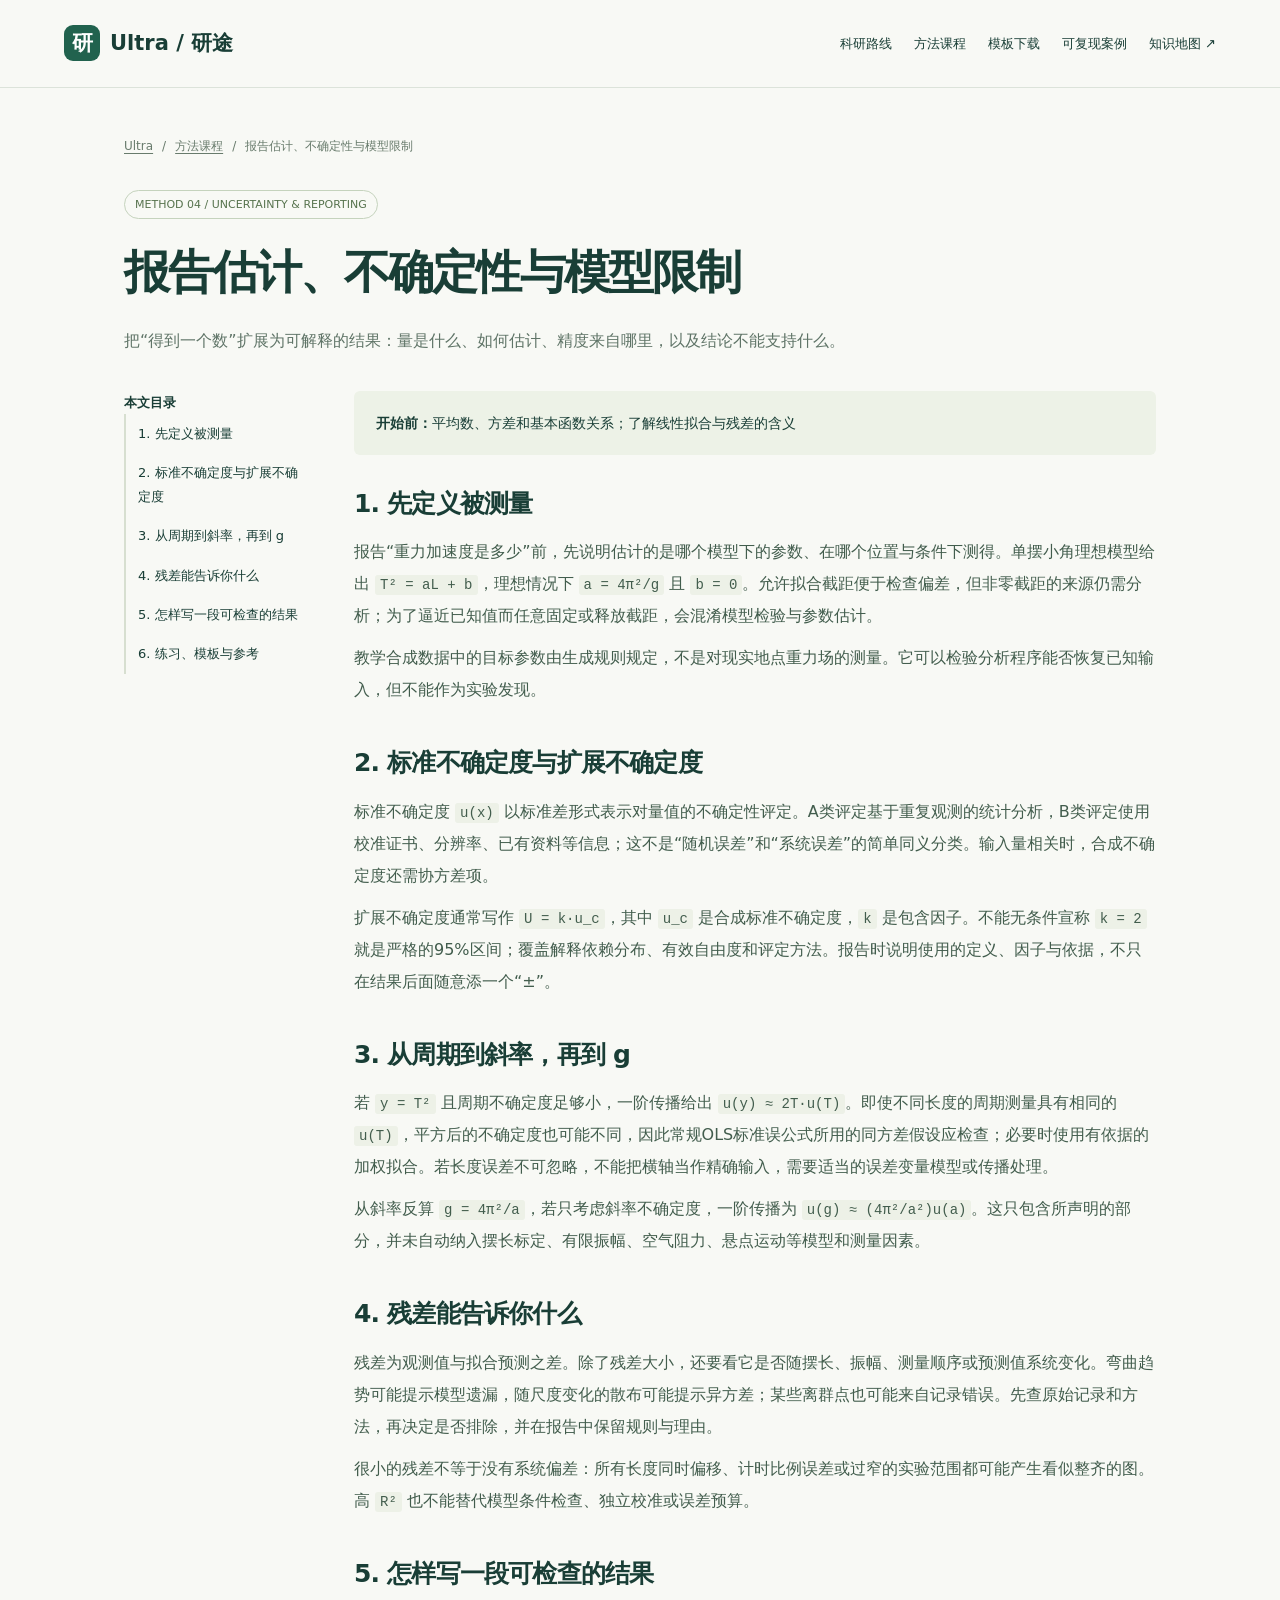
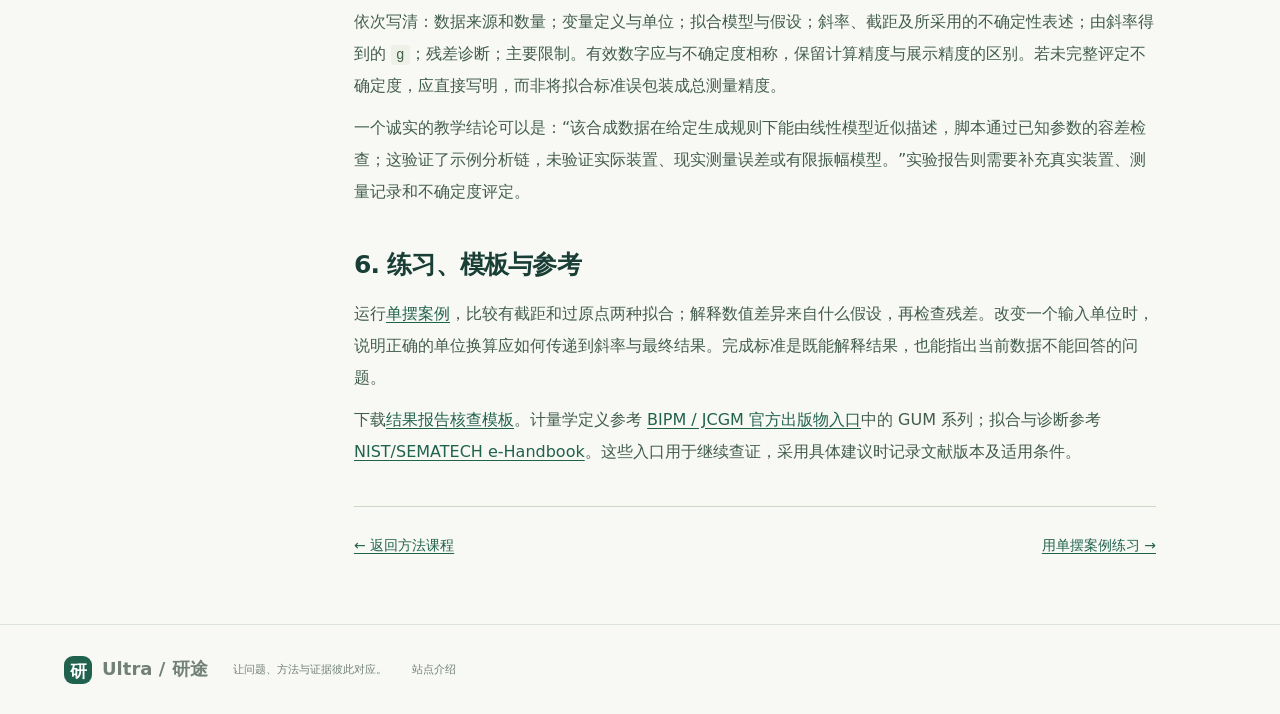
<file: methods/uncertainty.html>
<!doctype html><html lang="zh-CN"><head><meta charset="utf-8"><meta name="viewport" content="width=device-width,initial-scale=1"><meta name="description" content="把“得到一个数”扩展为可解释的结果：量是什么、如何估计、精度来自哪里，以及结论不能支持什么。"><title>报告估计、不确定性与模型限制 · Ultra / 研途</title><link rel="stylesheet" href="../assets/style.css"><link rel="stylesheet" href="../assets/library.css"></head><body><header class="library-header"><a class="brand" href="../index.html"><span class="logo">研</span>Ultra / 研途</a><nav aria-label="主导航"><a href="../index.html#roadmap">科研路线</a><a href="../methods/index.html">方法课程</a><a href="../templates/index.html">模板下载</a><a href="../case/pendulum.html">可复现案例</a><a href="https://illudew.github.io/">知识地图 ↗</a></nav></header><main class="library-main"><nav class="crumbs" aria-label="面包屑"><a href="../index.html">Ultra</a><span>/</span><a href="index.html">方法课程</a><span>/</span><span>报告估计、不确定性与模型限制</span></nav><div class="library-lead"><span class="library-tag">METHOD 04 / UNCERTAINTY &amp; REPORTING</span><h1>报告估计、不确定性与模型限制</h1><p>把“得到一个数”扩展为可解释的结果：量是什么、如何估计、精度来自哪里，以及结论不能支持什么。</p></div><div class="reading-layout"><aside class="reading-toc" aria-label="本文目录"><strong>本文目录</strong><a href="#section-0">1. 先定义被测量</a><a href="#section-1">2. 标准不确定度与扩展不确定度</a><a href="#section-2">3. 从周期到斜率，再到 g</a><a href="#section-3">4. 残差能告诉你什么</a><a href="#section-4">5. 怎样写一段可检查的结果</a><a href="#section-5">6. 练习、模板与参考</a></aside><article class="reading-body"><div class="method-prereq"><b>开始前：</b>平均数、方差和基本函数关系；了解线性拟合与残差的含义</div><section id="section-0"><h2>1. 先定义被测量</h2><p>报告“重力加速度是多少”前，先说明估计的是哪个模型下的参数、在哪个位置与条件下测得。单摆小角理想模型给出 <code>T² = aL + b</code>，理想情况下 <code>a = 4π²/g</code> 且 <code>b = 0</code>。允许拟合截距便于检查偏差，但非零截距的来源仍需分析；为了逼近已知值而任意固定或释放截距，会混淆模型检验与参数估计。</p><p>教学合成数据中的目标参数由生成规则规定，不是对现实地点重力场的测量。它可以检验分析程序能否恢复已知输入，但不能作为实验发现。</p></section><section id="section-1"><h2>2. 标准不确定度与扩展不确定度</h2><p>标准不确定度 <code>u(x)</code> 以标准差形式表示对量值的不确定性评定。A类评定基于重复观测的统计分析，B类评定使用校准证书、分辨率、已有资料等信息；这不是“随机误差”和“系统误差”的简单同义分类。输入量相关时，合成不确定度还需协方差项。</p><p>扩展不确定度通常写作 <code>U = k·u_c</code>，其中 <code>u_c</code> 是合成标准不确定度，<code>k</code> 是包含因子。不能无条件宣称 <code>k = 2</code> 就是严格的95%区间；覆盖解释依赖分布、有效自由度和评定方法。报告时说明使用的定义、因子与依据，不只在结果后面随意添一个“±”。</p></section><section id="section-2"><h2>3. 从周期到斜率，再到 g</h2><p>若 <code>y = T²</code> 且周期不确定度足够小，一阶传播给出 <code>u(y) ≈ 2T·u(T)</code>。即使不同长度的周期测量具有相同的 <code>u(T)</code>，平方后的不确定度也可能不同，因此常规OLS标准误公式所用的同方差假设应检查；必要时使用有依据的加权拟合。若长度误差不可忽略，不能把横轴当作精确输入，需要适当的误差变量模型或传播处理。</p><p>从斜率反算 <code>g = 4π²/a</code>，若只考虑斜率不确定度，一阶传播为 <code>u(g) ≈ (4π²/a²)u(a)</code>。这只包含所声明的部分，并未自动纳入摆长标定、有限振幅、空气阻力、悬点运动等模型和测量因素。</p></section><section id="section-3"><h2>4. 残差能告诉你什么</h2><p>残差为观测值与拟合预测之差。除了残差大小，还要看它是否随摆长、振幅、测量顺序或预测值系统变化。弯曲趋势可能提示模型遗漏，随尺度变化的散布可能提示异方差；某些离群点也可能来自记录错误。先查原始记录和方法，再决定是否排除，并在报告中保留规则与理由。</p><p>很小的残差不等于没有系统偏差：所有长度同时偏移、计时比例误差或过窄的实验范围都可能产生看似整齐的图。高 <code>R²</code> 也不能替代模型条件检查、独立校准或误差预算。</p></section><section id="section-4"><h2>5. 怎样写一段可检查的结果</h2><p>依次写清：数据来源和数量；变量定义与单位；拟合模型与假设；斜率、截距及所采用的不确定性表述；由斜率得到的 <code>g</code>；残差诊断；主要限制。有效数字应与不确定度相称，保留计算精度与展示精度的区别。若未完整评定不确定度，应直接写明，而非将拟合标准误包装成总测量精度。</p><p>一个诚实的教学结论可以是：“该合成数据在给定生成规则下能由线性模型近似描述，脚本通过已知参数的容差检查；这验证了示例分析链，未验证实际装置、现实测量误差或有限振幅模型。”实验报告则需要补充真实装置、测量记录和不确定度评定。</p></section><section id="section-5"><h2>6. 练习、模板与参考</h2><p>运行<a href="../case/pendulum.html">单摆案例</a>，比较有截距和过原点两种拟合；解释数值差异来自什么假设，再检查残差。改变一个输入单位时，说明正确的单位换算应如何传递到斜率与最终结果。完成标准是既能解释结果，也能指出当前数据不能回答的问题。</p><p>下载<a href="../templates/report-checklist.md" download>结果报告核查模板</a>。计量学定义参考 <a href="https://www.bipm.org/en/committees/jc/jcgm/publications" target="_blank" rel="noopener noreferrer">BIPM / JCGM 官方出版物入口</a>中的 GUM 系列；拟合与诊断参考 <a href="https://www.itl.nist.gov/div898/handbook/" target="_blank" rel="noopener noreferrer">NIST/SEMATECH e-Handbook</a>。这些入口用于继续查证，采用具体建议时记录文献版本及适用条件。</p></section><div class="library-bridge"><a href="index.html">← 返回方法课程</a><a href="../case/pendulum.html">用单摆案例练习 →</a></div></article></div></main><footer><a class="brand" href="../index.html"><span class="logo">研</span>Ultra / 研途</a><p>让问题、方法与证据彼此对应。</p><a href="../about.html">站点介绍</a></footer></body></html>
</file>
<file: assets/style.css>
:root{--ink:#193e36;--green:#21624e;--muted:#728079;--bg:#f8f9f5;--line:#dce3da}*{box-sizing:border-box}html{scroll-behavior:smooth;scroll-padding-top:90px}body{margin:0;background:var(--bg);color:var(--ink);font-family:'Noto Sans SC',system-ui,sans-serif;font-size:14px;line-height:1.8}a{color:inherit;text-decoration:none}button,input{font:inherit}button,a,input,summary{ -webkit-tap-highlight-color:transparent}button{cursor:pointer}a:focus-visible,button:focus-visible,summary:focus-visible,input:focus-visible{outline:3px solid #dba94d;outline-offset:4px}header{height:88px;padding:0 5%;display:flex;align-items:center;justify-content:space-between;border-bottom:1px solid var(--line);background:var(--bg)}.brand{display:flex;align-items:center;gap:10px;font-weight:800;font-size:23px}.logo{display:grid;place-items:center;background:var(--green);color:white;border-radius:9px;width:36px;height:36px;font-size:21px}.brand-note{font-size:9px;letter-spacing:1.5px;font-weight:500;margin-left:8px;color:var(--muted)}nav{display:flex;gap:35px;font-size:13px}nav a:hover,.text-link:hover{color:#bd7b27}.header-cta{border:1px solid var(--line);border-radius:5px;padding:8px 17px;font-size:12px}.hero{max-width:1360px;margin:auto;display:grid;grid-template-columns:1.15fr 1fr;gap:55px;padding:76px 5% 70px;align-items:center}.eyebrow{font-size:11px;letter-spacing:2px;font-weight:600;color:var(--green);display:flex;align-items:center;gap:9px}.eyebrow>span{width:7px;height:7px;background:#bf984a;border-radius:50%}h1{font-size:clamp(34px,3.6vw,55px);letter-spacing:-2px;line-height:1.45;margin:22px 0}h1>span{color:#508466}p{margin:10px 0}.hero-copy>p{color:var(--muted);line-height:2}.hero-actions{display:flex;align-items:center;gap:25px;margin:30px 0}.button{background:var(--green);color:white;border-radius:5px;display:inline-flex;gap:35px;align-items:center;padding:13px 22px;font-size:13px}.button:hover{background:#163f33}.text-link{font-size:12px}.hero-meta{display:flex;gap:12px;align-items:center;font-size:10px;color:var(--muted);margin-top:32px}.hero-meta i{width:3px;height:3px;background:#bbc6bb;border-radius:100%}.research-map{height:380px;border:1px solid #dce4d8;border-radius:16px;background:#edf1e7;position:relative;overflow:hidden;box-shadow:0 20px 45px #163e3308}.map-grid{position:absolute;inset:0;background-image:linear-gradient(#c9d4c540 1px,transparent 1px),linear-gradient(90deg,#c9d4c540 1px,transparent 1px);background-size:27px 27px}.map-label,.map-bottom{position:absolute;font-size:9px;letter-spacing:1.8px;left:24px;top:20px;color:#7c8e79}.map-bottom{top:auto;bottom:19px;letter-spacing:1px}.orbit{border:1px dashed #a8ba9d;border-radius:50%;position:absolute;width:270px;height:270px;top:48px;left:50%;transform:translateX(-50%)}.orbit-two{width:190px;height:190px;top:88px;border-style:solid;border-color:#d3ddca}.map-core{position:absolute;left:50%;top:43%;transform:translate(-50%,-50%);font-size:80px;color:var(--green);line-height:1}.map-core small{font-size:10px;display:block;text-align:center;margin-top:12px;white-space:nowrap;color:#728267}.map-node{position:absolute;background:#fffdf5;border:1px solid #d9dfcd;border-radius:7px;padding:10px 17px;box-shadow:0 5px 15px #334b2610;font-size:12px;font-weight:600}.map-node b{color:#a98742;margin-right:6px;font-size:11px}.map-node span{display:block;font-size:7px;letter-spacing:1px;color:#8a9583;margin-top:4px}.node-one{left:20px;top:72px;transform:rotate(-5deg)}.node-two{right:14px;top:171px;transform:rotate(4deg)}.node-three{left:45px;bottom:51px;transform:rotate(-3deg)}.intro-strip{border-block:1px solid var(--line);padding:20px 5%;display:flex;align-items:center;gap:35px;background:#f0f3ea}.intro-strip>span:first-child{font-size:12px;font-weight:600}.intro-strip p{font-size:12px;color:var(--muted);margin:0}.strip-star{margin-left:auto;font-size:28px;color:#91a581}.section{max-width:1360px;margin:auto;padding:70px 5%}.section-top{display:flex;justify-content:space-between;align-items:center;gap:20px;margin-bottom:32px}h2{font-size:29px;letter-spacing:-.8px;margin:12px 0}h3{font-size:18px;margin:7px 0}.muted{color:var(--muted);font-size:12px}.progress-box{width:195px;flex-shrink:0;font-size:11px}.progress-box>span{display:flex;justify-content:space-between}progress{appearance:none;width:100%;height:5px;border:none;border-radius:5px;overflow:hidden;background:#e1e8da}progress::-webkit-progress-bar{background:#e1e8da}progress::-webkit-progress-value{background:var(--green)}progress::-moz-progress-bar{background:var(--green)}.small-button{border:0;background:none;padding:0;font-size:10px;color:var(--muted)}.roadmap-layout{display:grid;grid-template-columns:205px 1fr;gap:45px}aside{align-self:start;position:sticky;top:24px}.sidebar-title{font-size:10px;letter-spacing:2px;color:var(--muted);margin-bottom:16px}#step-nav a{display:block;padding:8px 10px;font-size:12px;border-left:2px solid var(--line)}#step-nav a:hover{background:#edf1e7;border-color:var(--green)}#step-nav a span{font-size:10px;margin-right:12px;color:#85987b}.side-note{font-size:10px;color:#899284;border-top:1px solid var(--line);padding-top:20px;margin-top:23px}.search{display:flex;align-items:center;background:white;border:1px solid var(--line);border-radius:6px;padding:7px 14px;gap:12px;margin-bottom:18px}.search>span{font-size:25px;line-height:1}.search input{width:100%;border:0;background:transparent;padding:5px;font-size:12px;color:var(--ink);min-width:0}.search kbd{font:10px system-ui;color:#899284;background:#f3f5ef;padding:2px 7px;white-space:nowrap}details{background:white;border:1px solid var(--line);border-radius:7px;margin-bottom:12px;overflow:hidden}details[open]{border-color:#a7bba0}summary{list-style:none;cursor:pointer;padding:22px;display:flex;align-items:center;gap:18px}summary::-webkit-details-marker{display:none}.step-number{font-size:16px;color:#769363;background:#eef3e8;border-radius:6px;width:42px;height:42px;display:grid;place-items:center;flex-shrink:0}.summary-text{flex:1}.summary-text h3{font-size:16px;margin:0}.summary-text p{font-size:11px;color:var(--muted);margin:2px 0 0}.phase-tag{font-size:9px;color:#8a947e;border:1px solid #e2e6db;padding:2px 8px;border-radius:20px}.expand{font-size:21px;font-weight:400;color:#83957c}details[open] .expand{transform:rotate(45deg)}.step-content{padding:0 24px 24px 82px;font-size:12px}.step-content h4{font-size:11px;color:#829073;letter-spacing:1px;margin:16px 0 7px}.step-content ul{padding-left:18px;margin:8px 0}.step-content li{margin:6px 0}.tip{background:#f8f5eb;border-left:2px solid #c1a464;padding:10px 14px;margin:16px 0}.tip b{color:#a5833d}.checklist label{display:flex;gap:9px;align-items:flex-start;padding:7px 0;cursor:pointer}.checklist input{accent-color:var(--green);margin-top:5px}.checklist label:has(input:checked){color:#8a9887;text-decoration:line-through}.journals{max-width:none;background:#edf2e9;border-block:1px solid var(--line)}.journals>*{max-width:1224px;margin-left:auto;margin-right:auto}.outline-tag{border:1px solid #cfdbca;border-radius:30px;padding:7px 14px;white-space:nowrap;color:#72836a;font-size:10px}.filter-row{display:flex;gap:9px;flex-wrap:wrap;margin-bottom:24px}.filter-row button{background:transparent;border:1px solid #d5dfce;color:#64785f;border-radius:25px;padding:6px 17px;font-size:11px}.filter-row button[aria-pressed=true]{background:var(--green);color:white;border-color:var(--green)}.journal-grid{display:grid;grid-template-columns:repeat(3,1fr);gap:17px}.journal-card{background:#fffef9;border:1px solid #dce4d6;border-radius:8px;padding:24px;display:flex;flex-direction:column}.journal-card .card-top{display:flex;justify-content:space-between;color:#859479;font-size:10px}.journal-card .icon{font-size:25px;line-height:1}.journal-card h3{margin-top:16px;font-size:17px}.journal-card p{font-size:12px;color:#72806b}.examples{border-top:1px solid #e9ecdf;margin-top:12px;padding-top:12px;font-size:11px}.examples b{display:block;font-size:9px;color:#95a087;font-weight:500}.journal-card a{font-size:11px;margin-top:auto;padding-top:13px;color:var(--green)}.journal-note{background:#e4ecde;border-radius:6px;padding:21px 24px;margin-top:25px;font-size:11px;color:#65775b}.journal-note b{color:var(--ink)}.resource-links{display:flex;flex-wrap:wrap;gap:10px 25px;text-decoration:underline}.tool-grid{display:grid;grid-template-columns:repeat(3,1fr);gap:35px;margin-top:30px}.tool-grid article{border-top:1px solid #bbcbb3;padding-top:20px}.tool-grid article>span{font-size:10px;color:#8c9b80}.tool-grid p{font-size:12px;color:var(--muted);line-height:2}.tool-grid a{font-size:11px;display:inline-block;margin-top:10px}.closing{margin-top:65px;border-radius:9px;padding:35px 40px;display:flex;align-items:center;justify-content:space-between;background:#eaf0e3}.closing h2{font-size:27px}.closing p{font-size:12px;color:var(--muted)}footer{display:flex;align-items:center;gap:25px;border-top:1px solid var(--line);padding:25px 5%;font-size:11px;color:var(--muted)}footer .brand{font-size:18px}footer .logo{width:28px;height:28px;font-size:17px}footer>span{margin-left:auto;font-size:10px}#status{position:fixed;bottom:20px;right:20px;background:var(--green);color:white;border-radius:5px;padding:0 16px;font-size:12px}#status:not(:empty){padding-block:10px}[hidden]{display:none!important}@media(min-width:1500px){.journals{padding-inline:calc((100% - 1224px)/2)}}@media(prefers-reduced-motion:reduce){html{scroll-behavior:auto}}@media(max-width:900px){.brand-note{display:none}.hero{gap:25px}.research-map{height:340px}.node-one{left:10px}.node-three{left:15px}.roadmap-layout{grid-template-columns:155px 1fr;gap:20px}.journal-grid{grid-template-columns:repeat(2,1fr)}.outline-tag{display:none}.hero-meta{flex-wrap:wrap}.phase-tag{display:none}.step-content{padding-left:24px}}@media(max-width:640px){header{height:70px}.brand{font-size:20px}nav{gap:15px;font-size:11px}.header-cta{display:none}.hero{grid-template-columns:1fr;padding-top:40px;padding-bottom:35px;gap:35px}h1{font-size:38px;letter-spacing:-1px}.hero-copy>p{font-size:13px}.hero-meta{margin-top:24px}.research-map{height:320px}.map-node{padding:8px 13px}.node-three{bottom:43px}.intro-strip{gap:12px;flex-wrap:wrap;padding-block:15px}.intro-strip p{font-size:10px}.strip-star{display:none}.section{padding-top:42px;padding-bottom:42px}h2{font-size:24px}.section-top{align-items:flex-start;flex-direction:column;gap:15px}.progress-box{width:100%}.roadmap-layout{display:block}aside{position:static;margin-bottom:20px}#step-nav{display:flex;overflow:auto;gap:7px;padding-bottom:10px}#step-nav a{flex-shrink:0;border:1px solid var(--line);border-radius:20px;font-size:10px;padding:4px 10px}#step-nav a span{margin-right:5px}.sidebar-title,.side-note{display:none}summary{padding:16px;gap:12px}.summary-text p{font-size:10px}.summary-text h3{font-size:14px}.step-number{width:33px;height:36px;font-size:13px}.step-content{padding:0 19px 20px}.journal-grid,.tool-grid{grid-template-columns:1fr}.journal-card{padding:22px}.tool-grid{gap:25px}.closing{margin-top:35px;padding:24px;display:block}.closing .button{margin-top:16px}.closing h2{font-size:24px}footer{flex-wrap:wrap;gap:10px 20px}footer>span{width:100%;margin:0}.search kbd{display:none}}
.sr-only{position:absolute;width:1px;height:1px;overflow:hidden;clip-path:inset(50%);white-space:nowrap}
</file>
<file: assets/library.css>
/* Shared reading layout for the method, template and teaching case library. */
.library-header{min-height:88px;height:auto;gap:18px;padding-block:17px;flex-wrap:wrap}.library-header nav{gap:22px;flex-wrap:wrap}.library-header .brand{font-size:21px}.library-header .brand-note{font-size:10px}.library-main{max-width:1160px;margin:auto;padding:48px 5% 65px}.crumbs{font-size:12px;color:#687b6c;display:flex;gap:9px;flex-wrap:wrap;margin-bottom:32px}.crumbs a{text-decoration:underline;text-underline-offset:3px}.library-lead{max-width:780px;margin-bottom:34px}.library-lead h1{font-size:clamp(31px,4vw,46px);line-height:1.35}.library-lead p{font-size:16px;line-height:1.95;color:#5f7467}.library-tag{display:inline-block;font-size:11px;border:1px solid #c5d3bd;padding:4px 10px;border-radius:20px;color:#57734e}.library-grid{display:grid;grid-template-columns:repeat(2,minmax(0,1fr));gap:18px}.library-card{border:1px solid #d6dfcf;background:#fffef9;padding:26px;border-radius:8px;display:flex;flex-direction:column}.library-card h2,.library-card h3{font-size:22px;line-height:1.5;margin:10px 0}.library-card p{font-size:15px;color:#627563;line-height:1.95}.library-card a{align-self:flex-start;margin-top:auto;text-decoration:underline;text-underline-offset:4px;padding-top:14px;font-size:14px}.library-card .meta{font-size:11px;letter-spacing:1px;color:#8b7953}.reading-layout{display:grid;grid-template-columns:190px minmax(0,1fr);gap:40px;align-items:start}.reading-toc{font-size:13px;position:sticky;top:20px}.reading-toc a{display:block;border-left:2px solid #d7dfd0;padding:8px 12px}.reading-toc a:hover{border-color:#21624e;background:#edf1e7}.reading-body{min-width:0;font-size:16px;line-height:2}.reading-body section{margin-bottom:38px;scroll-margin-top:25px}.reading-body h2{font-size:25px;line-height:1.5;margin:20px 0 14px}.reading-body h3{font-size:19px;margin:25px 0 12px}.reading-body h4{font-size:16px;margin-top:20px}.reading-body p,.reading-body li{color:#425d4d}.reading-body li{margin-bottom:8px}.reading-body a{color:#21624e;text-decoration:underline;text-underline-offset:3px;overflow-wrap:anywhere}.reading-body code{font-size:14px;background:#edf1e7;padding:2px 5px;border-radius:3px}.reading-body pre{font-size:14px;line-height:1.8;overflow:auto;background:#eaf0e4;padding:18px;border:1px solid #d3deca;border-radius:6px}.reading-body pre code{background:none;padding:0}.notice{padding:17px 20px;background:#f4efe2;border-left:3px solid #b6924a;color:#5d604a;margin:23px 0}.formula{font-family:Georgia,"Times New Roman",serif;font-size:20px;background:#edf2e7;padding:18px 22px;overflow:auto}.table-scroll{overflow-x:auto;margin:22px 0}.reading-body table{border-collapse:collapse;width:100%;font-size:14px;background:#fffef9}.reading-body th,.reading-body td{padding:12px 15px;border:1px solid #d9e0d1;text-align:left;vertical-align:top}.reading-body th{background:#edf1e7;white-space:nowrap}.reading-body .method-prereq{font-size:14px;background:#edf2e7;padding:18px 22px;border-radius:6px;margin-bottom:30px}.reading-body .source-note{font-size:13px;color:#70816d}.library-section .library-grid{margin-top:25px}.library-section .library-card p{font-size:14px}.library-bridge{display:flex;justify-content:space-between;gap:18px;border-top:1px solid #ccd8c3;margin-top:35px;padding-top:24px;font-size:14px;flex-wrap:wrap}.library-bridge a{text-decoration:underline}.download-row{display:flex;gap:18px;align-items:center;flex-wrap:wrap}.download-row a{font-size:14px}.section.library-section{padding-top:50px;padding-bottom:55px}.step-content{font-size:15px;line-height:1.95}.step-content h4{font-size:13px}.muted{font-size:14px}.hero-copy>p{font-size:15px}.side-note{font-size:12px}.tool-grid p,.journal-card p{font-size:14px}.summary-text p{font-size:12px}.progress-box{width:220px}.progress-box>p{font-size:11px;line-height:1.7;color:#728079}.section-top .muted{max-width:640px}.status-row{margin-top:30px;padding-top:20px;border-top:1px solid #d5dfce;color:#6b7e69;font-size:13px}
@media(max-width:800px){.reading-layout{grid-template-columns:1fr;gap:20px}.reading-toc{position:static;display:flex;gap:6px;overflow:auto;padding-bottom:8px}.reading-toc a{white-space:nowrap;border:1px solid #d7dfd0;border-radius:20px;padding:5px 11px}.reading-toc strong{display:none}.library-header nav{font-size:12px;gap:17px}.library-header .brand-note{display:none}}@media(max-width:600px){.library-main{padding-top:30px}.library-grid{grid-template-columns:1fr}.library-card{padding:22px}.library-lead h1{font-size:32px}.library-header nav{order:3;width:100%;flex-wrap:nowrap;overflow-x:auto;padding-bottom:2px;gap:20px}.library-header nav a{white-space:nowrap}.library-header{padding-block:15px}.reading-body{font-size:16px}.reading-body h2{font-size:23px}.reading-body ul,.reading-body ol{padding-left:22px}.reading-body table{min-width:500px}.library-card h2{font-size:21px}}
</file>
